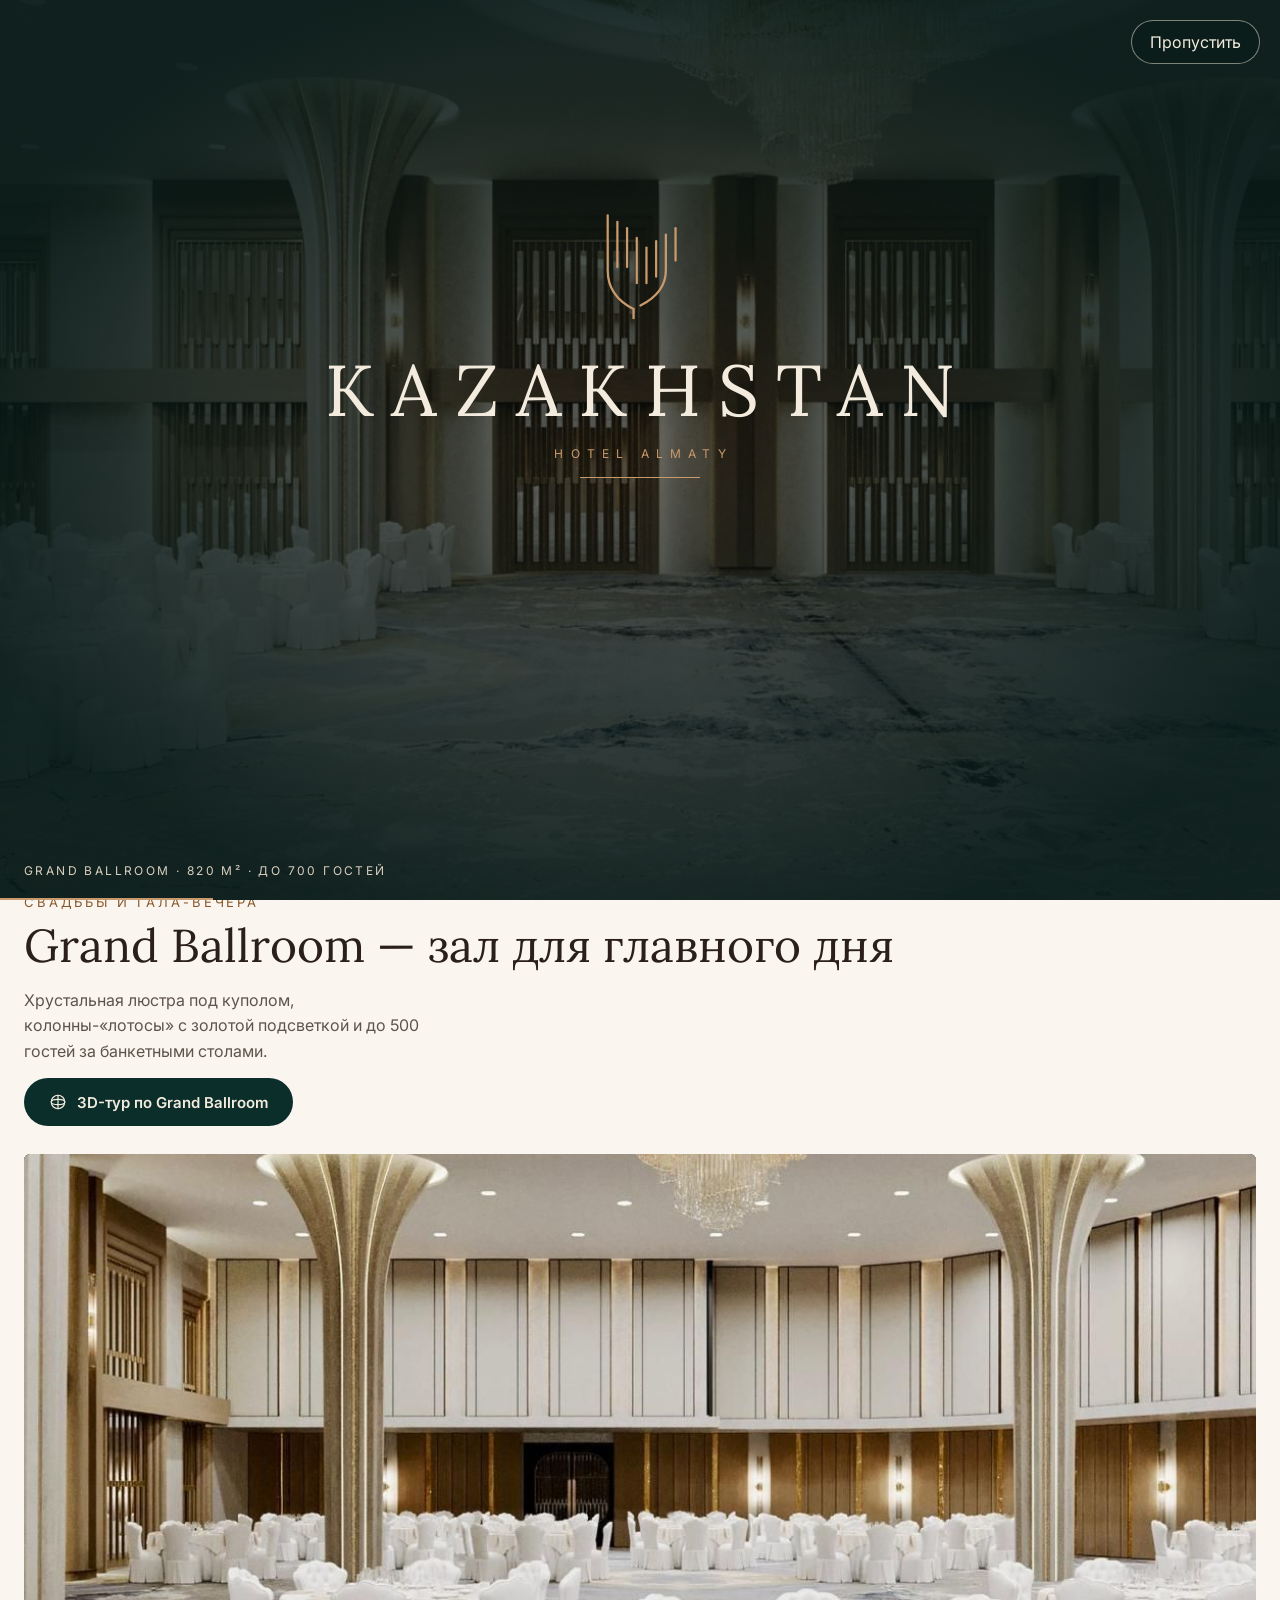
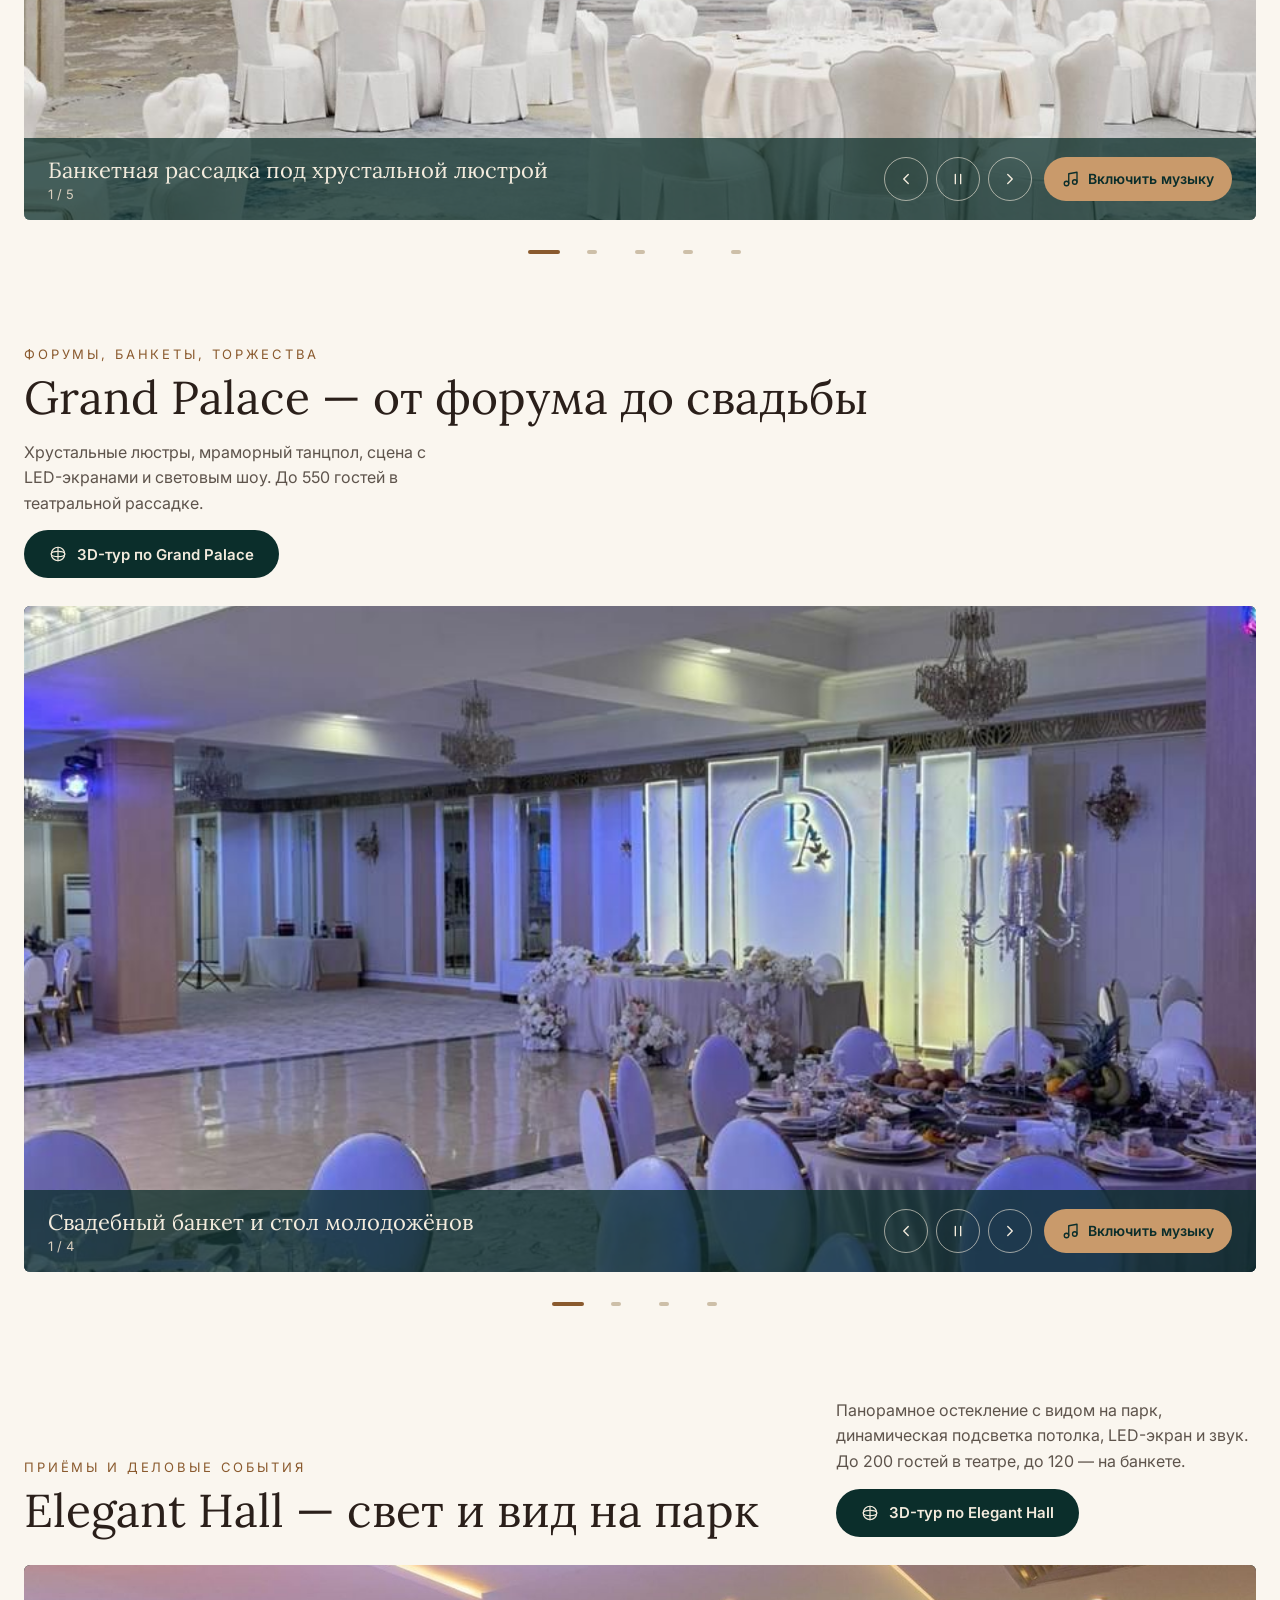
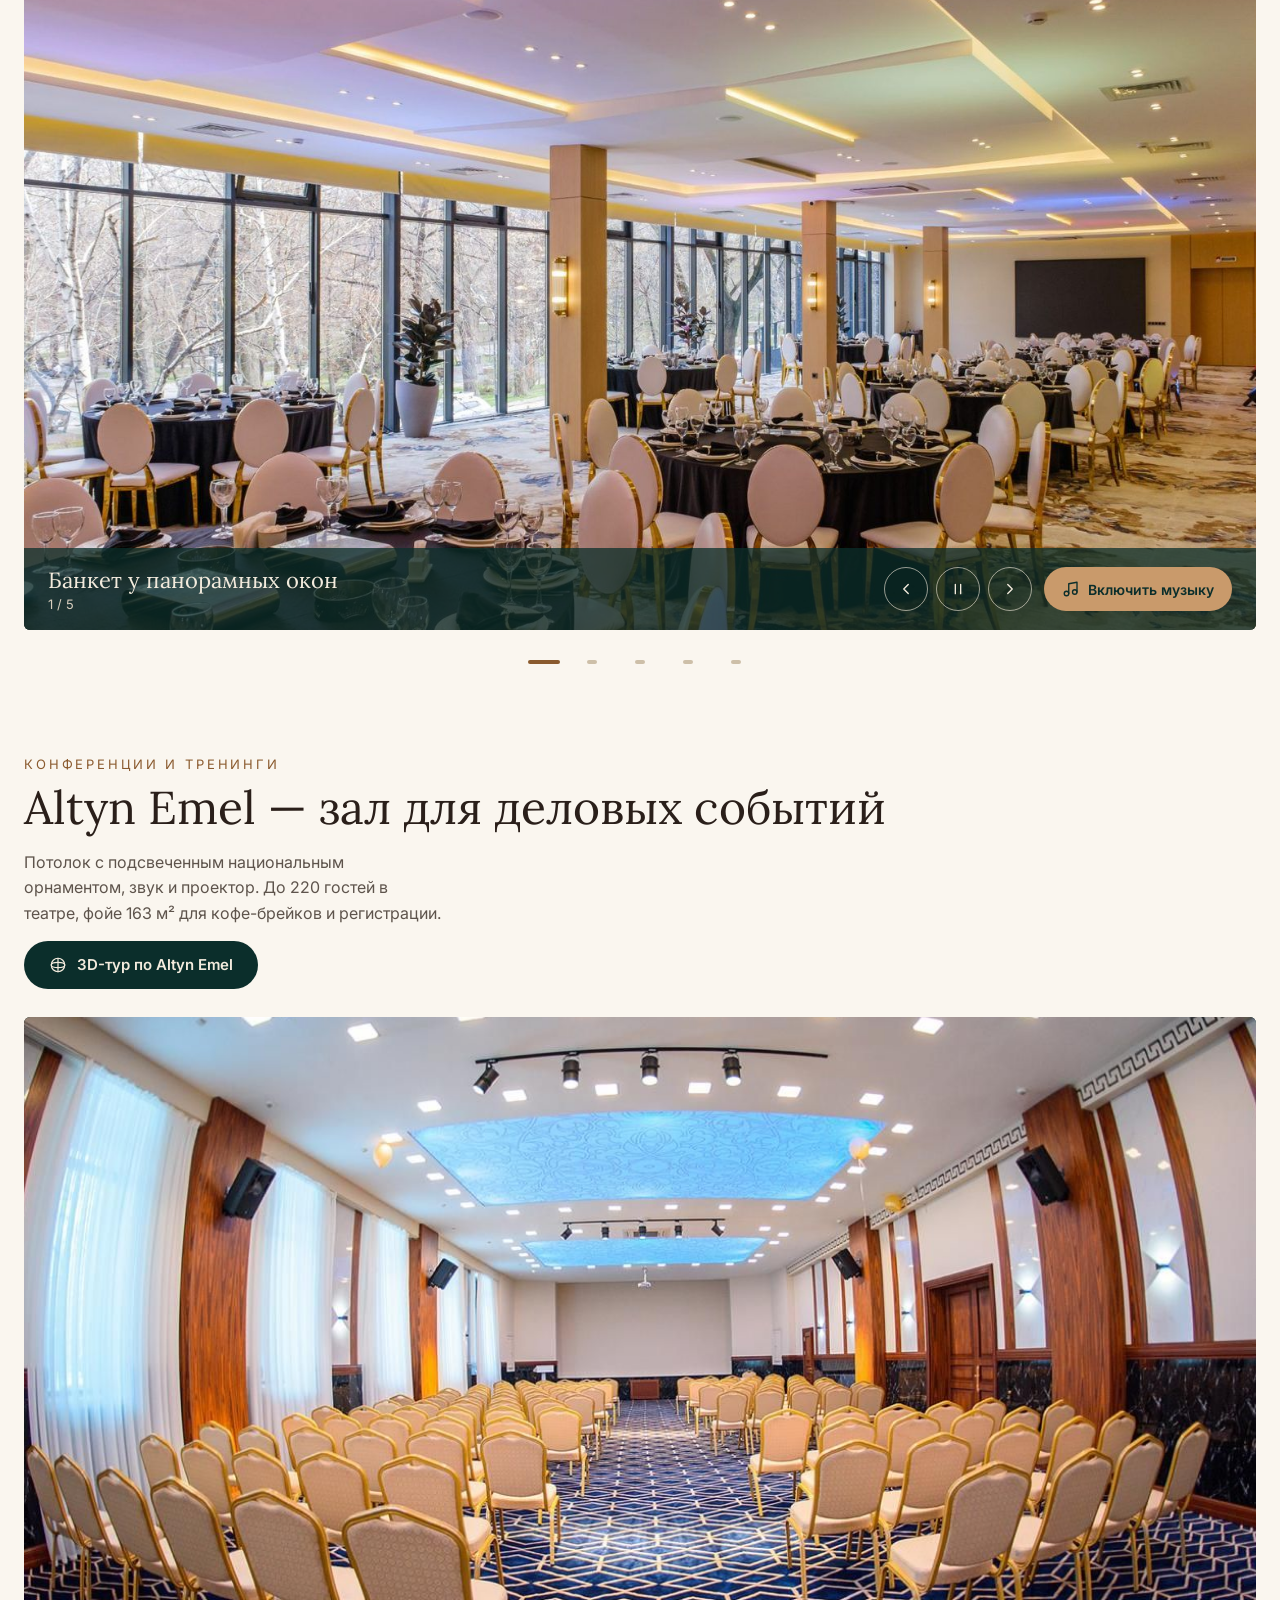
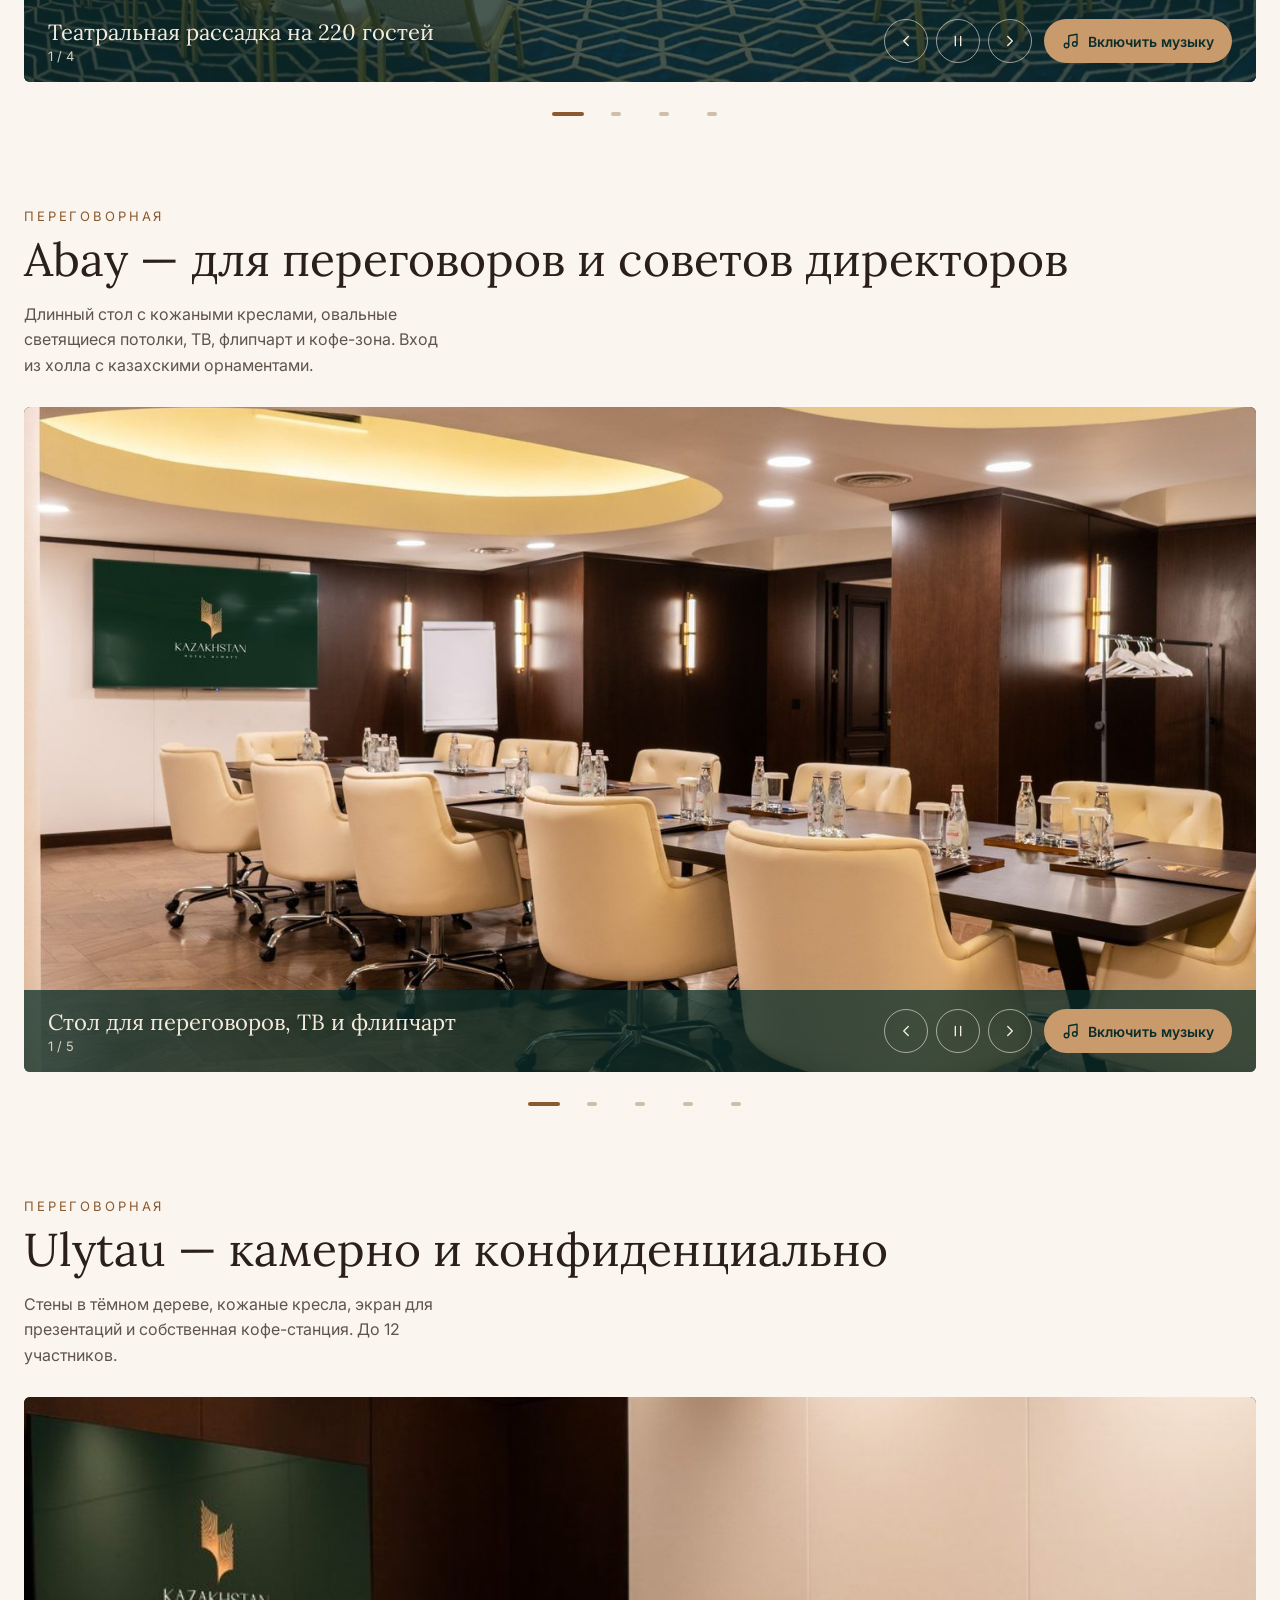
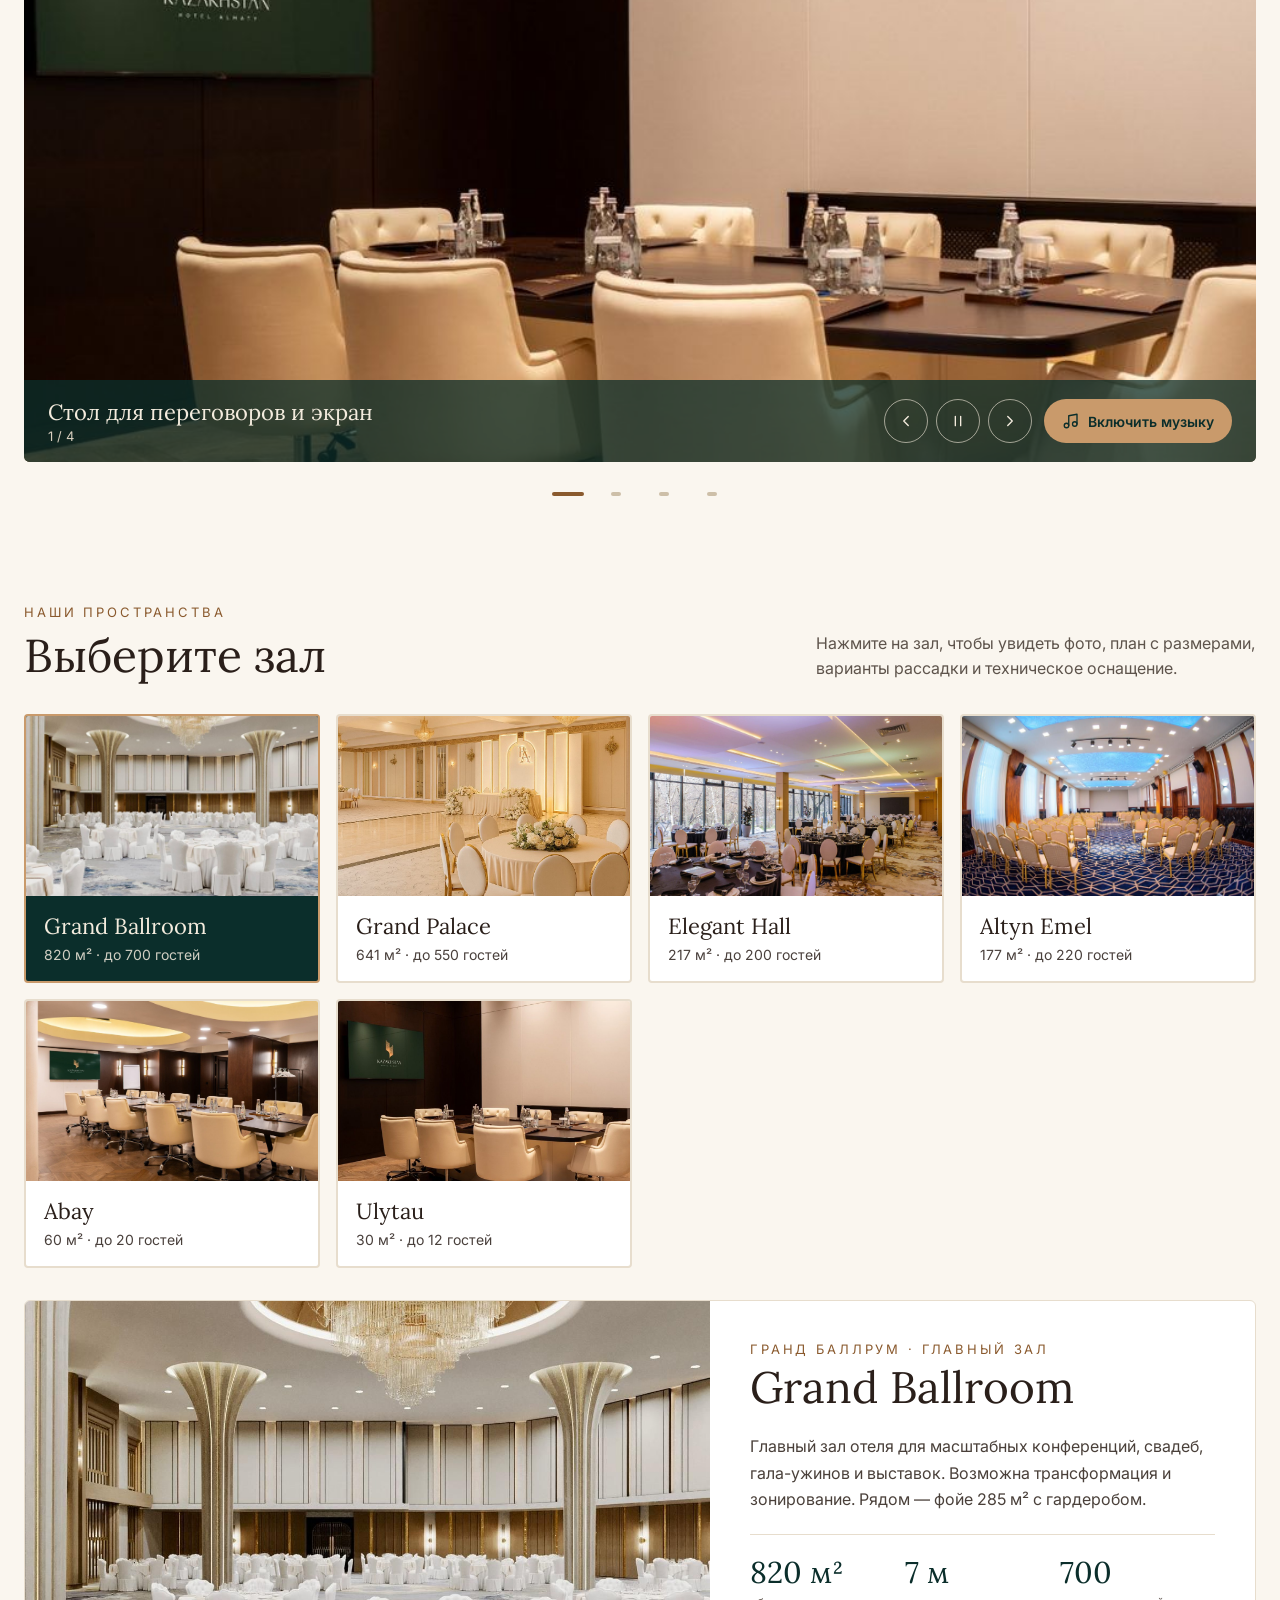
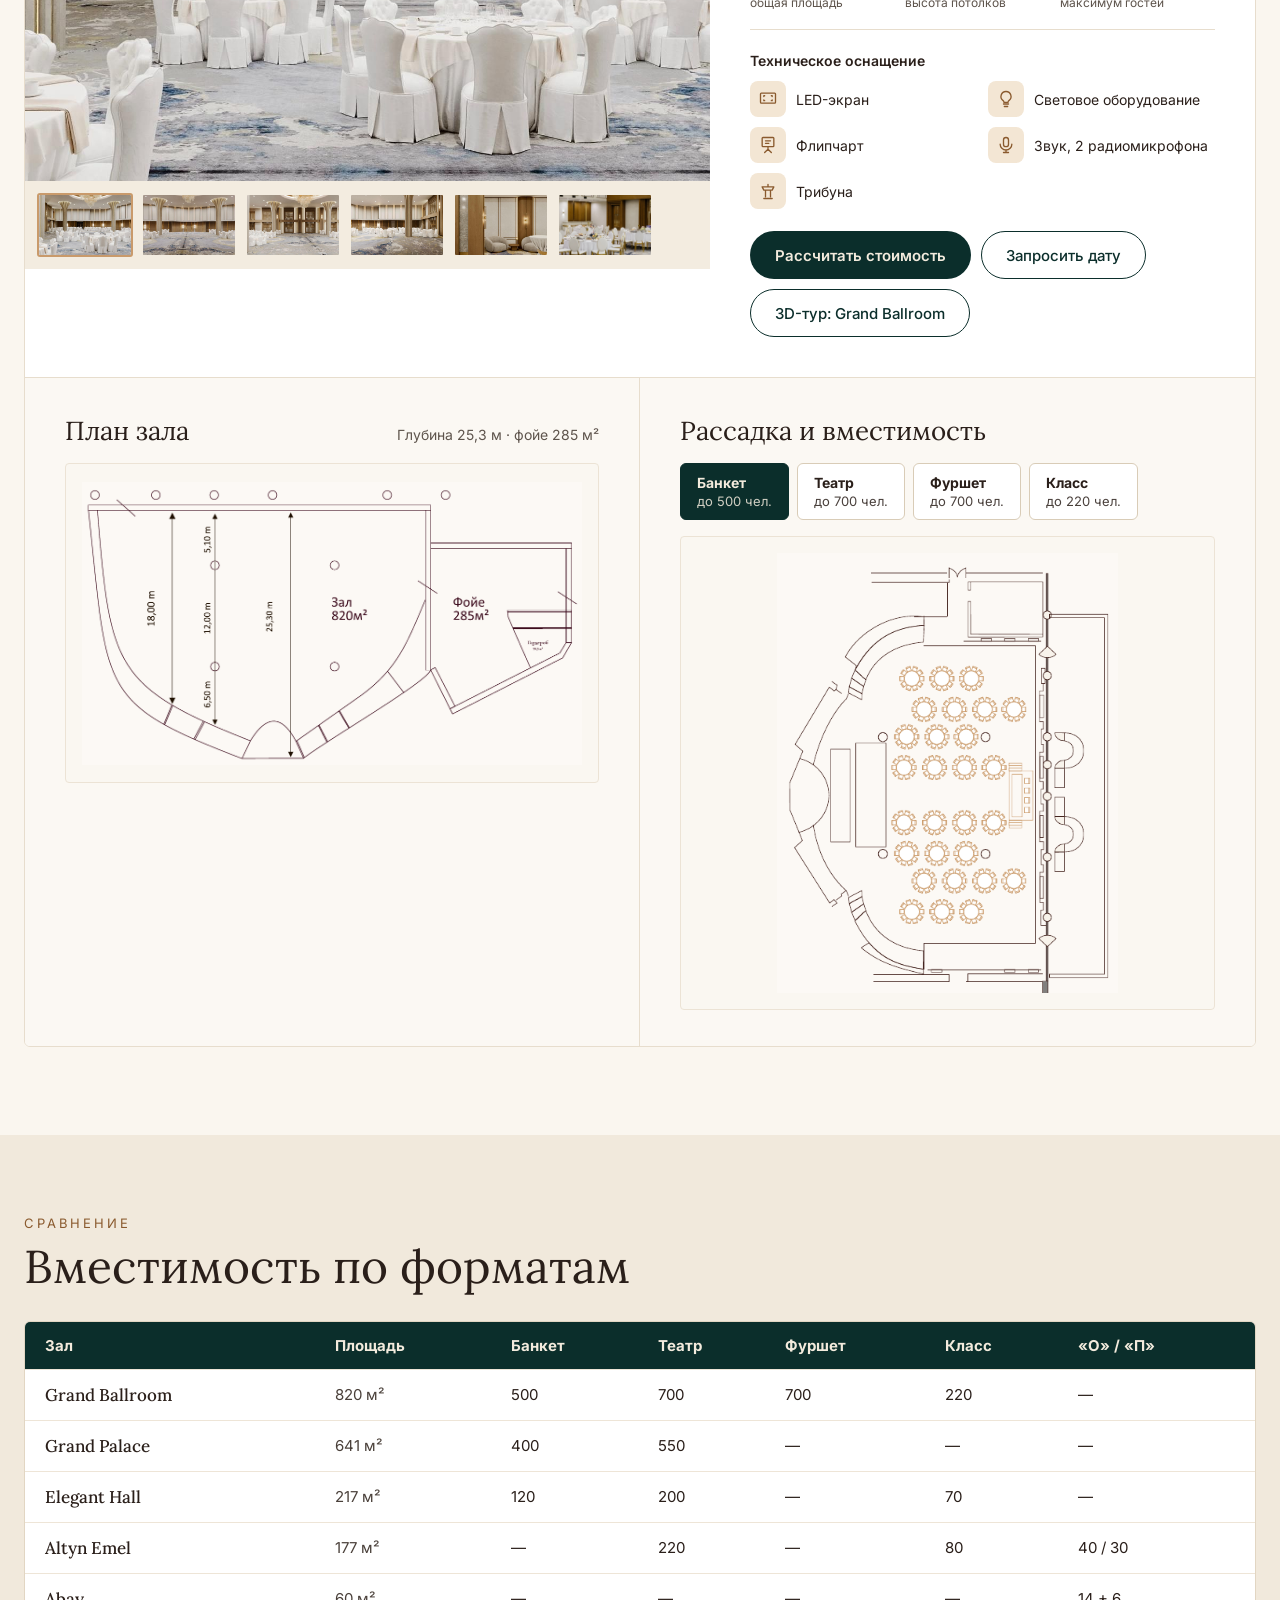
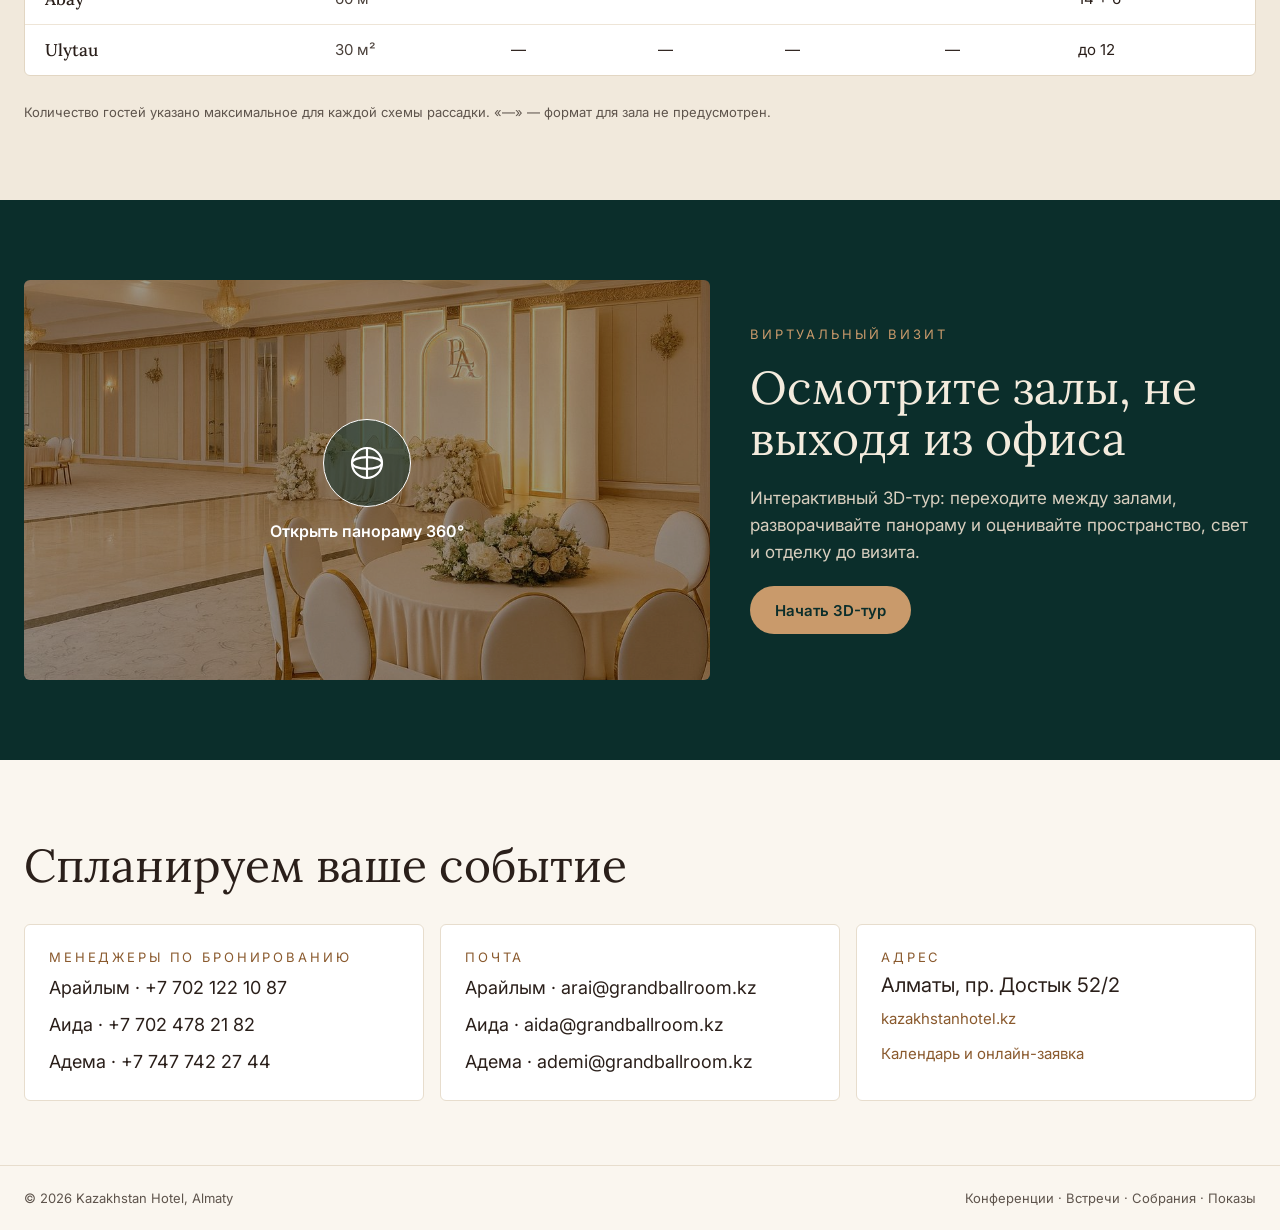
<file: index.html>
<!doctype html>
<html lang="ru">
<head>
<meta charset="utf-8">
<meta name="viewport" content="width=device-width, initial-scale=1">
<title>Залы Kazakhstan Hotel — конференции, банкеты, свадьбы в Алматы</title>
<meta name="description" content="Конференц-залы и банкетные залы отеля Kazakhstan в Алматы: Grand Ballroom, Grand Palace, Elegant Hall, Altyn Emel, переговорные Abay и Ulytau. Фото, планы, рассадка, 3D-тур и расчёт стоимости.">
<meta property="og:title" content="Залы Kazakhstan Hotel, Алматы">
<meta property="og:description" content="Конференции, банкеты, свадьбы и переговоры. Фото, планы залов, 3D-тур и калькулятор стоимости.">
<meta property="og:image" content="assets/img/gb-1.jpg">
<meta name="theme-color" content="#0B2E2B">
<link rel="preconnect" href="https://fonts.googleapis.com">
<link rel="preconnect" href="https://fonts.gstatic.com" crossorigin>
<link rel="stylesheet" href="https://fonts.googleapis.com/css2?family=Lora:wght@400;500;600&family=Inter:wght@400;500;600;700&display=swap">
<link rel="stylesheet" href="assets/site.css">
</head>
<body>

<!-- Intro -->
<div class="intro" id="intro" role="dialog" aria-label="Заставка Kazakhstan Hotel">
  <img src="assets/img/gb-3.jpg" alt="">
  <img src="assets/img/gb-2.jpg" alt="">
  <img src="assets/img/gb-1.jpg" alt="">
  <img src="assets/img/gb-4.jpg" alt="">
  <img src="assets/img/gb-5.jpg" alt="">
  <div class="vignette"></div>
  <button type="button" class="skip" data-close>Пропустить</button>
  <div class="center">
    <svg class="logo" width="84" height="110" viewBox="0 0 26 34" fill="none" stroke="#C99A6B" stroke-width="0.7" stroke-linecap="round" aria-hidden="true"><path pathLength="1" d="M3 1 L3 18 Q3 26 11 30 L11 33"/><path pathLength="1" d="M6 3 L6 17"/><path pathLength="1" d="M9 5 L9 17"/><path pathLength="1" d="M12 8 L12 22"/><path pathLength="1" d="M15 11 L15 22"/><path pathLength="1" d="M18 9 L18 20"/><path pathLength="1" d="M21 7 L21 18 Q21 25 13 29"/><path pathLength="1" d="M24 5 L24 15"/></svg>
    <div class="stack" style="align-items:center;gap:10px">
      <span class="word">KAZAKHSTAN</span>
      <span class="sub">HOTEL ALMATY</span>
      <span class="gline"></span>
    </div>
    <p class="tag late" data-at="2">Легендарное пространство для значимых событий</p>
    <p class="halls late" data-at="3">Grand Ballroom · Grand Palace · Elegant Hall · Altyn Emel</p>
    <button type="button" class="btn btn-gold late" data-at="4" data-close>Войти на сайт</button>
  </div>
  <div class="cap late" data-at="1">Grand Ballroom · 820 м² · до 700 гостей</div>
  <div class="prog"></div>
</div>

<header class="site-header">
  <div class="wrap">
    <a class="brand" href="#top">
      <svg width="26" height="34" viewBox="0 0 26 34" fill="none" stroke="#C99A6B" stroke-width="1.2" aria-hidden="true"><path d="M3 1 L3 18 Q3 26 11 30 L11 33"/><path d="M6 3 L6 17"/><path d="M9 5 L9 17"/><path d="M12 8 L12 22"/><path d="M15 11 L15 22"/><path d="M18 9 L18 20"/><path d="M21 7 L21 18 Q21 25 13 29"/><path d="M24 5 L24 15"/></svg>
      <span><b>KAZAKHSTAN</b><small>HOTEL ALMATY</small></span>
    </a>
    <nav class="nav" aria-label="Разделы">
      <a href="#halls">Залы</a>
      <a href="#compare">Вместимость</a>
      <a href="#tour">3D-тур</a>
      <a href="prices.html">Стоимость</a>
      <a href="#contacts">Контакты</a>
      <a class="btn btn-gold" href="#contacts">Забронировать</a>
    </nav>
  </div>
</header>

<main>
  <section class="hero dark" id="top">
    <div class="wrap">
      <div class="hero-text">
        <p class="eyebrow">Конференции · Встречи · Собрания · Показы</p>
        <h1>Легендарное пространство для значимых событий</h1>
        <p class="lead" style="font-size:18px;max-width:560px">В самом сердце Алматы, где история встречается с современностью. Элегантные залы, панорамные виды на город и горы, профессиональная команда и безупречный сервис.</p>
        <div class="row" style="gap:12px">
          <a class="btn btn-gold" href="#halls">Выбрать зал</a>
          <a class="btn btn-line" href="prices.html">Рассчитать стоимость</a>
          <a class="btn btn-line" href="https://pano3d.kz/Kahazakhstan_VR/" target="_blank" rel="noopener">3D-тур по отелю</a>
        </div>
        <div class="hero-stats">
          <div><b>6</b><span>залов и переговорных</span></div>
          <div><b>700</b><span>гостей в главном зале</span></div>
          <div><b>820 м²</b><span>Grand Ballroom</span></div>
        </div>
      </div>
      <div class="hero-photo">
        <img src="assets/img/gb-hero.jpg" alt="Grand Ballroom с банкетной рассадкой">
        <div class="hero-badge"><b>Grand Ballroom</b><span>820 м² · потолки 7 м · до 700 гостей</span></div>
      </div>
    </div>
  </section>

  <div id="shows"></div>

  <section id="halls" style="padding-top:88px">
    <div class="wrap stack" style="gap:32px">
      <div class="row" style="align-items:flex-end;justify-content:space-between;gap:16px">
        <div class="stack" style="gap:10px"><p class="eyebrow">Наши пространства</p><h2 class="h2">Выберите зал</h2></div>
        <p class="lead" style="max-width:440px">Нажмите на зал, чтобы увидеть фото, план с размерами, варианты рассадки и техническое оснащение.</p>
      </div>
      <div class="halls-grid" id="hallCards"></div>
    </div>
  </section>

  <section id="hall" style="padding:32px 0 88px">
    <div class="wrap"><div class="card detail" id="hallDetail"></div></div>
  </section>

  <section id="compare" style="background:var(--sand)">
    <div class="wrap stack" style="gap:28px;padding-top:80px;padding-bottom:80px">
      <div class="stack" style="gap:10px"><p class="eyebrow">Сравнение</p><h2 class="h2">Вместимость по форматам</h2></div>
      <div class="table-box">
        <table style="min-width:820px">
          <thead><tr><th scope="col">Зал</th><th scope="col">Площадь</th><th scope="col">Банкет</th><th scope="col">Театр</th><th scope="col">Фуршет</th><th scope="col">Класс</th><th scope="col">«О» / «П»</th></tr></thead>
          <tbody id="compareBody"></tbody>
        </table>
      </div>
      <p style="font-size:13px;color:var(--muted)">Количество гостей указано максимальное для каждой схемы рассадки. «—» — формат для зала не предусмотрен.</p>
    </div>
  </section>

  <section id="tour" class="tour dark">
    <div class="wrap">
      <a class="tour-pic" href="https://pano3d.kz/Kahazakhstan_VR/#media-name=%D0%A1onference%20room%201&amp;yaw=0.39&amp;pitch=-12.27&amp;fov=110.00" target="_blank" rel="noopener" aria-label="Открыть 3D-тур в новой вкладке">
        <img src="assets/img/gp-0.jpg" alt="" loading="lazy">
        <span><i><svg width="40" height="40" viewBox="0 0 24 24" fill="none" stroke="currentColor" stroke-width="1.3" stroke-linecap="round" stroke-linejoin="round" aria-hidden="true"><circle cx="12" cy="12" r="9"/><ellipse cx="12" cy="12" rx="9" ry="3.5"/><path d="M12 3v18"/></svg></i>Открыть панораму 360°</span>
      </a>
      <div class="stack" style="flex:1 1 380px;min-width:0;gap:20px">
        <p class="eyebrow">Виртуальный визит</p>
        <h2 class="h2">Осмотрите залы, не выходя из офиса</h2>
        <p class="lead" style="font-size:17px">Интерактивный 3D-тур: переходите между залами, разворачивайте панораму и оценивайте пространство, свет и отделку до визита.</p>
        <a class="btn btn-gold" style="align-self:flex-start" href="https://pano3d.kz/Kahazakhstan_VR/" target="_blank" rel="noopener">Начать 3D-тур</a>
      </div>
    </div>
  </section>

  <section id="contacts">
    <div class="wrap stack" style="gap:32px;padding-top:80px;padding-bottom:64px">
      <h2 class="h2">Спланируем ваше событие</h2>
      <div class="contacts-grid">
        <div class="card">
          <span class="eyebrow">Менеджеры по бронированию</span>
          <a href="tel:+77021221087">Арайлым · +7 702 122 10 87</a>
          <a href="tel:+77024782182">Аида · +7 702 478 21 82</a>
          <a href="tel:+77477422744">Адема · +7 747 742 27 44</a>
        </div>
        <div class="card">
          <span class="eyebrow">Почта</span>
          <a href="mailto:arai@grandballroom.kz">Арайлым · arai@grandballroom.kz</a>
          <a href="mailto:aida@grandballroom.kz">Аида · aida@grandballroom.kz</a>
          <a href="mailto:ademi@grandballroom.kz">Адема · ademi@grandballroom.kz</a>
        </div>
        <div class="card">
          <span class="eyebrow">Адрес</span>
          <span style="font-size:20px">Алматы, пр. Достык 52/2</span>
          <a href="https://www.kazakhstanhotel.kz" target="_blank" rel="noopener" style="font-size:15px;color:var(--bronze)">kazakhstanhotel.kz</a>
          <a href="booking.html" style="font-size:15px;color:var(--bronze)">Календарь и онлайн-заявка</a>
        </div>
      </div>
    </div>
  </section>
</main>

<footer class="site-footer">
  <div class="wrap"><span>© <span id="year">2026</span> Kazakhstan Hotel, Almaty</span><span>Конференции · Встречи · Собрания · Показы</span></div>
</footer>

<script src="assets/music.js"></script>
<script src="assets/main.js"></script>
</body>
</html>
</file>
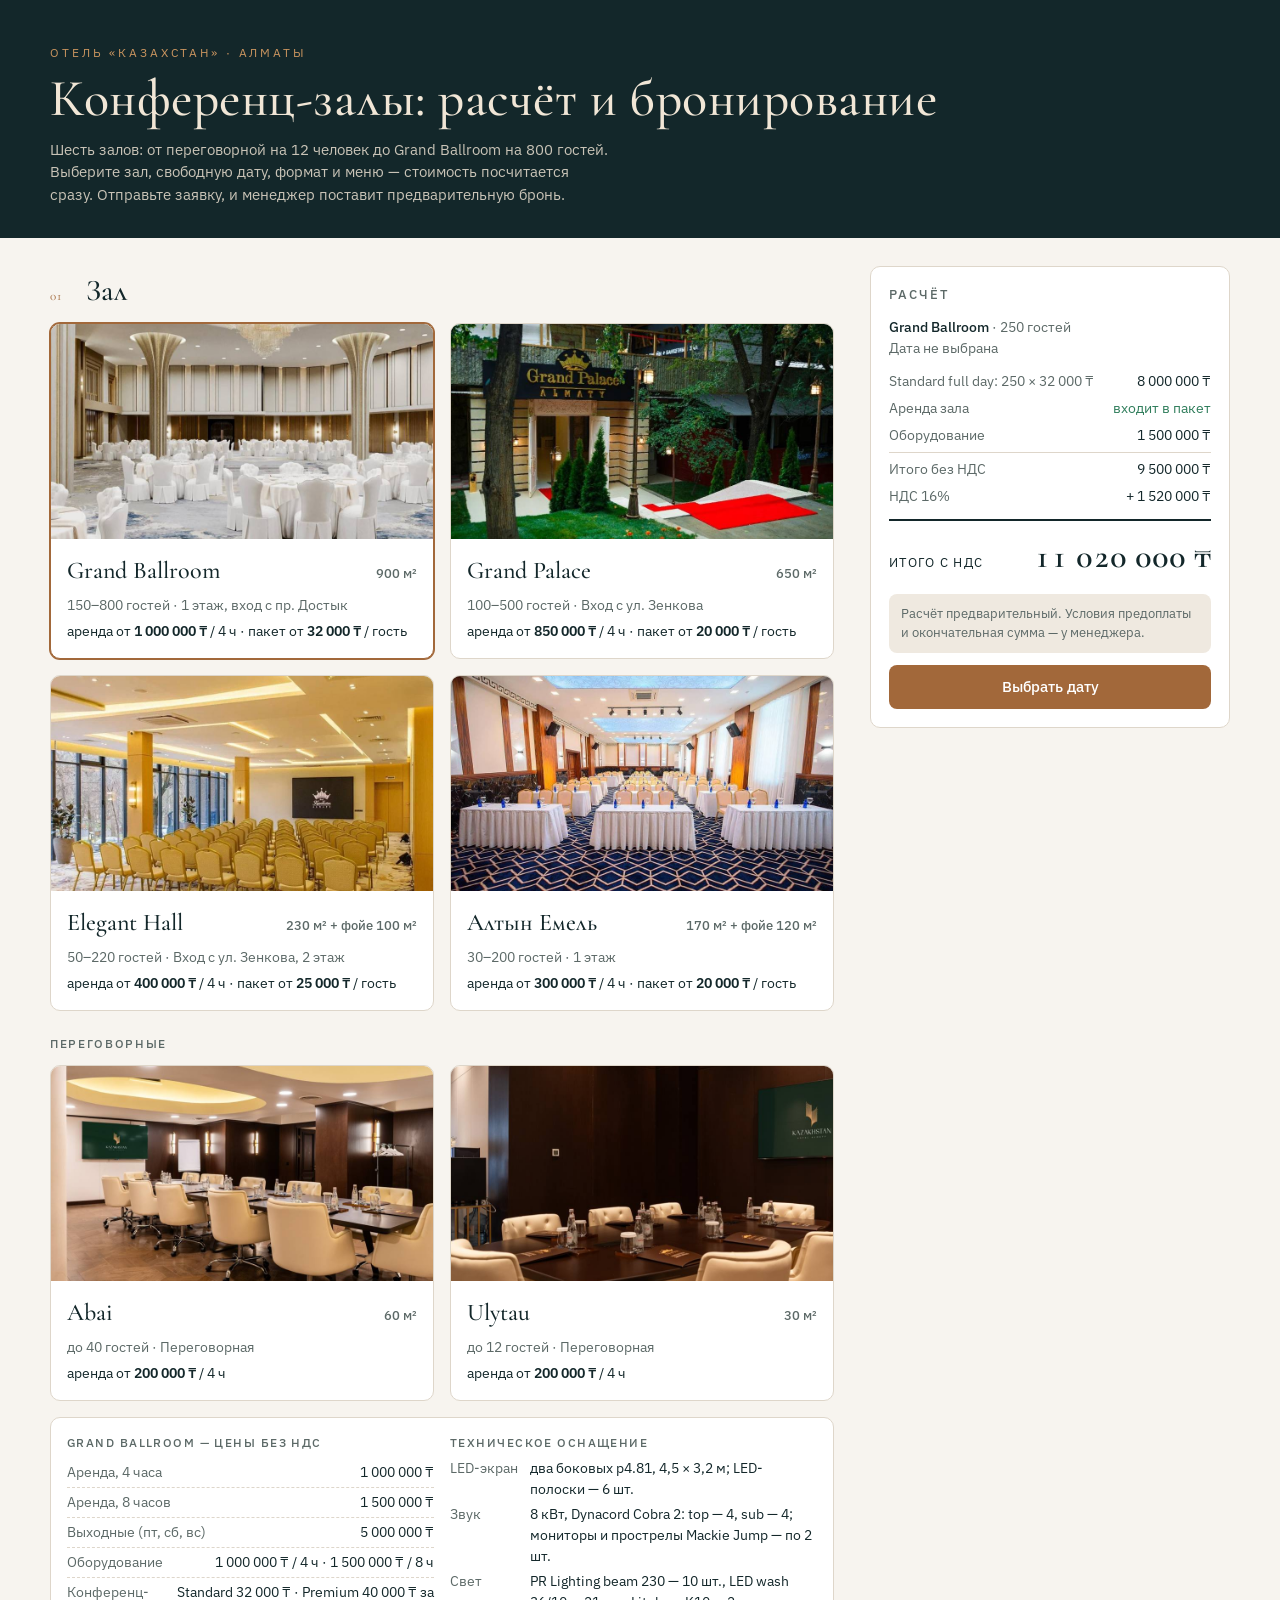
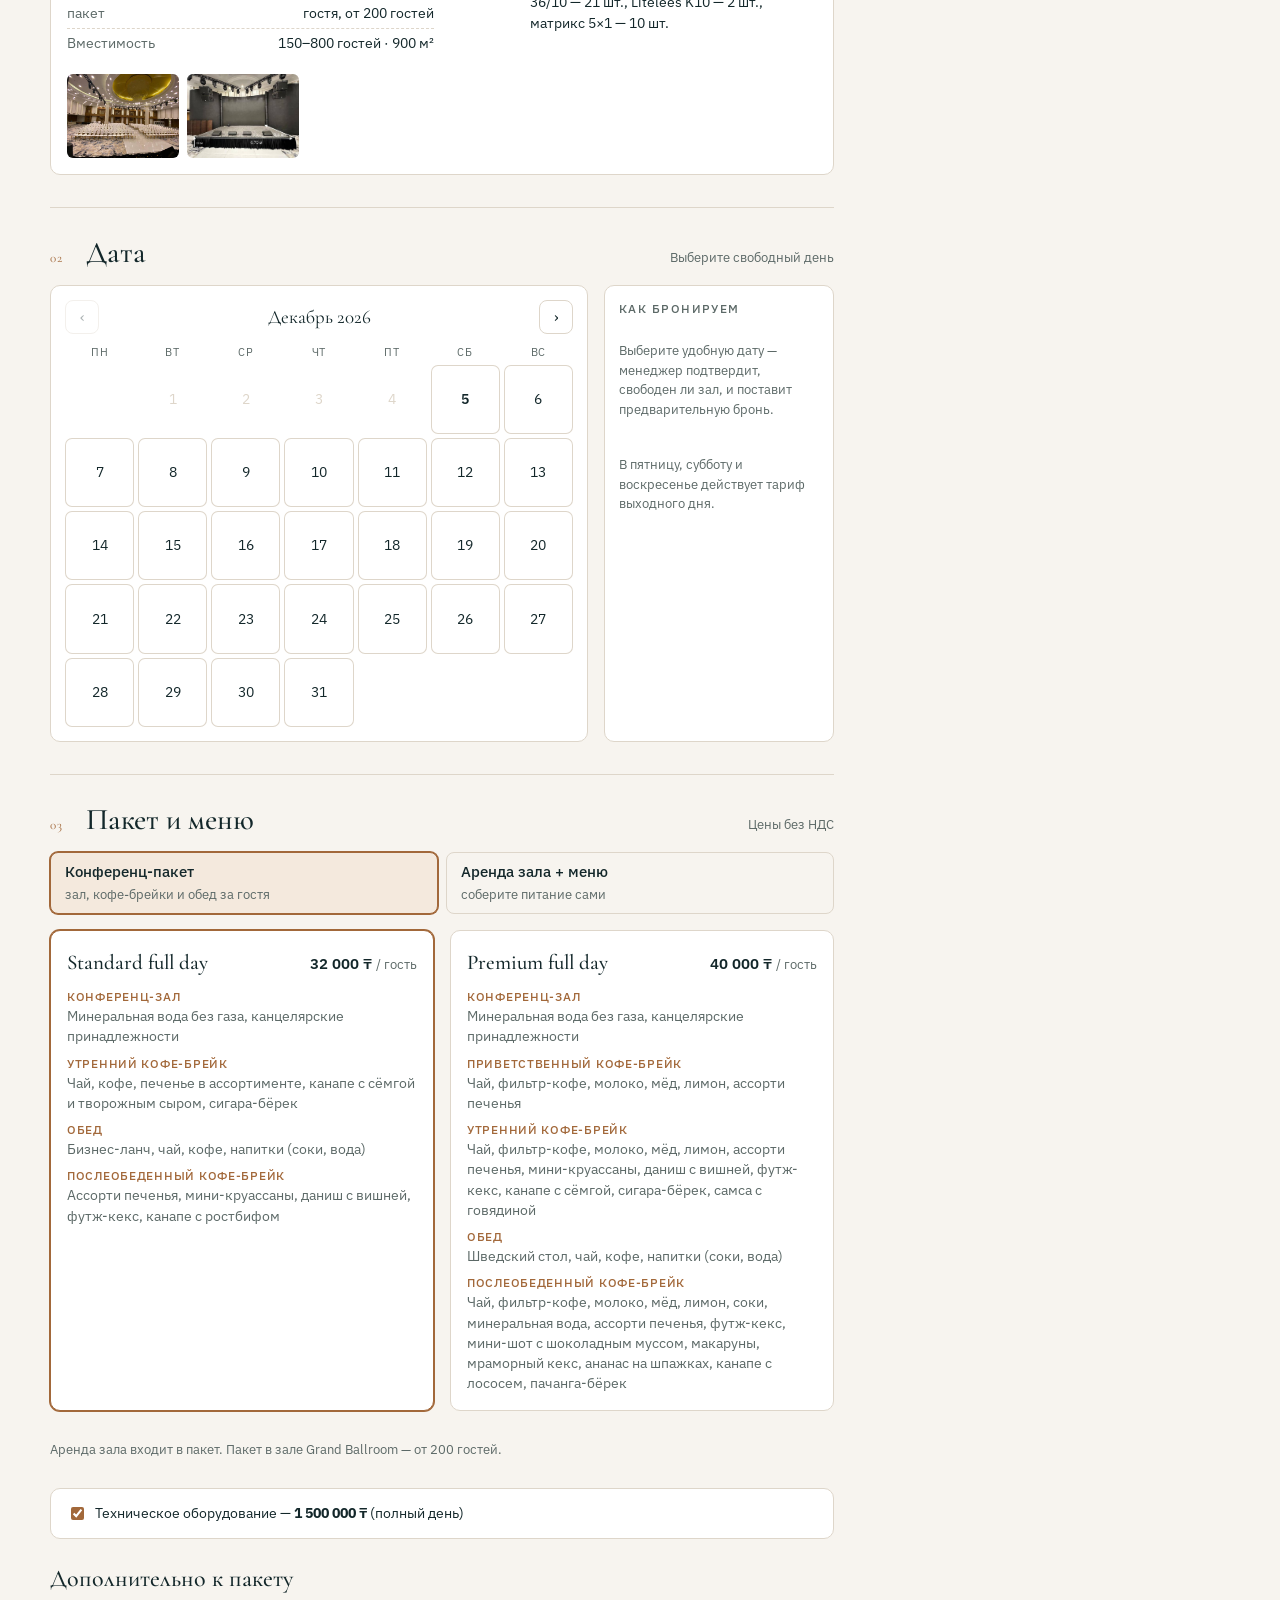
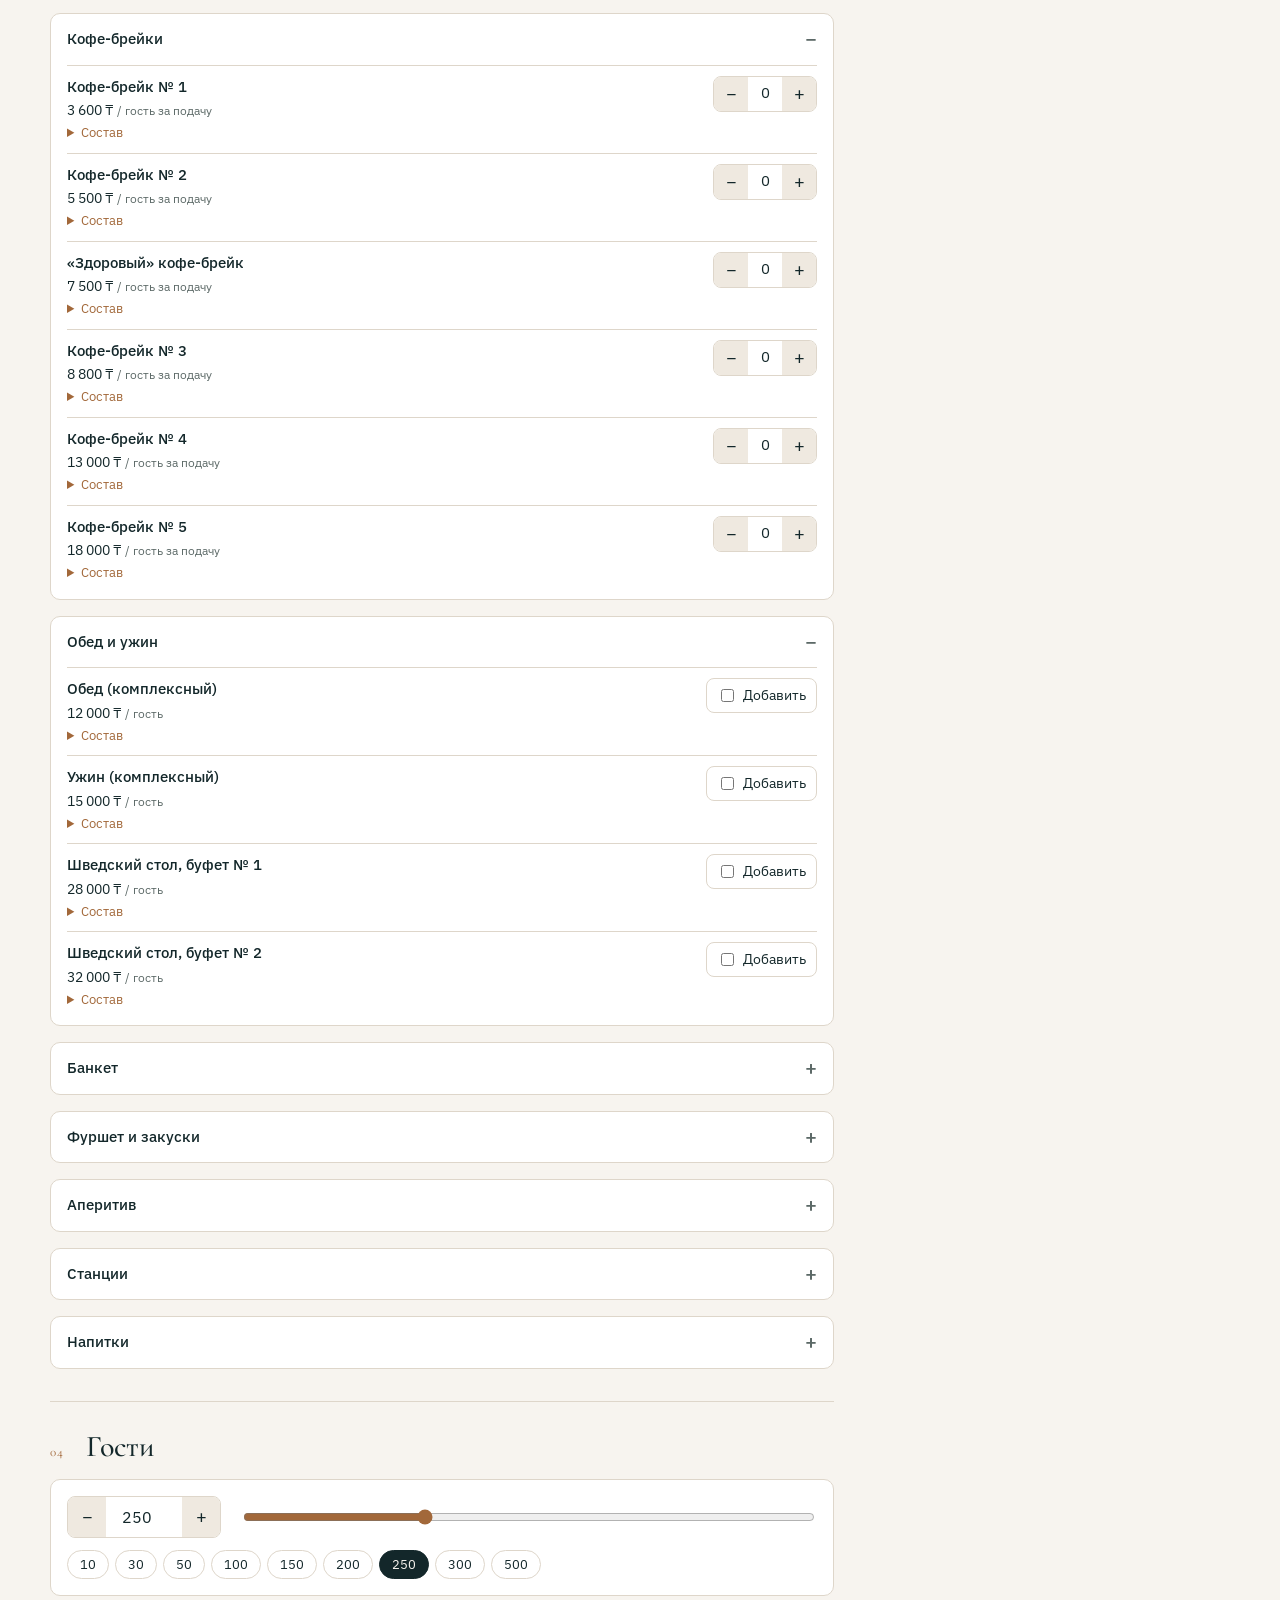
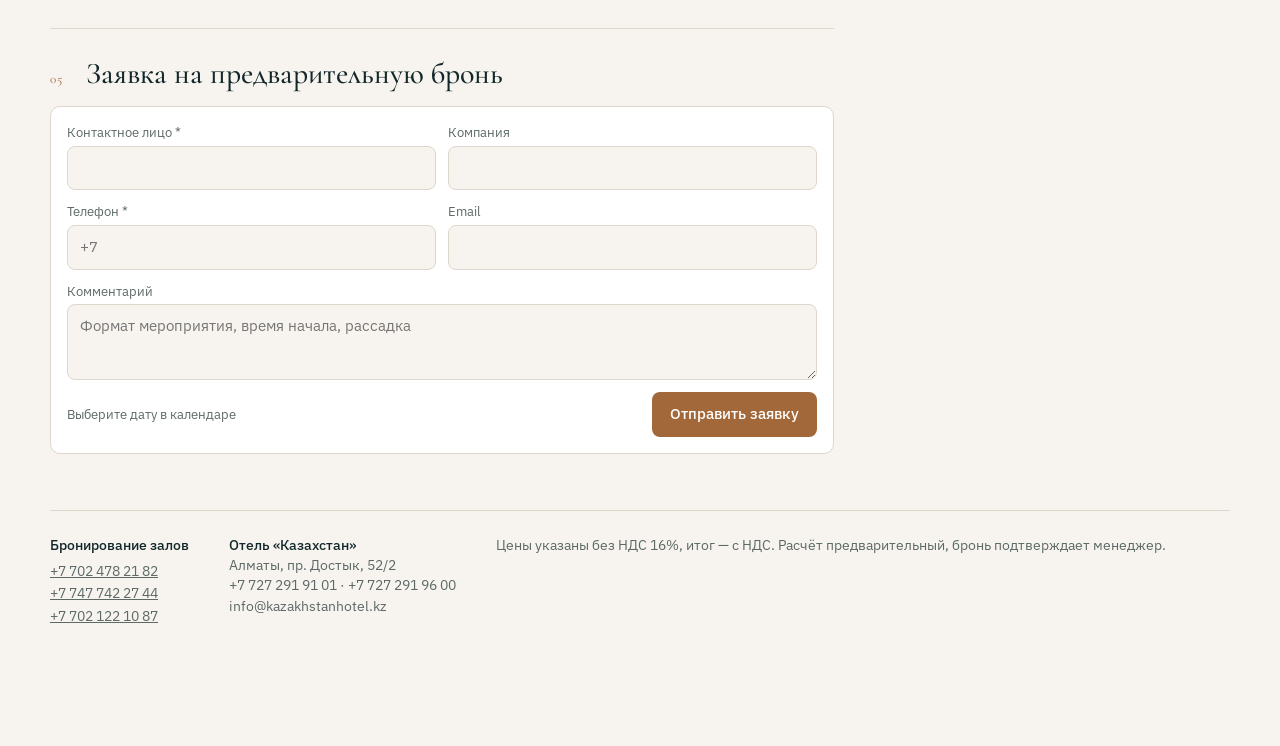
<file: booking.html>
<!doctype html>
<html lang="ru">
<head>
<meta charset="utf-8">
<meta name="viewport" content="width=device-width,initial-scale=1,viewport-fit=cover">
<title>Конференц-залы отеля «Казахстан» — расчёт и бронирование</title>
<meta name="description" content="Конференц-залы отеля «Казахстан» в Алматы: цены, меню, свободные даты и предварительное бронирование.">
<link rel="preconnect" href="https://fonts.googleapis.com">
<link rel="stylesheet" href="https://fonts.googleapis.com/css2?family=Cormorant+Garamond:wght@500;600&family=IBM+Plex+Sans:wght@400;500;600&display=swap">
<style>
html{color-scheme:light;padding:env(safe-area-inset-top,0px) 0 env(safe-area-inset-bottom,0px)}body{margin:0}img{max-width:100%}[hidden]{display:none!important}
/* Layout: two columns — steps on the left (hall → date → package → guests → request), a sticky live estimate on the right; one column on phones with a bottom total bar. */
:root{
  --bg:#F7F4EF; --surface:#FFFFFF; --sunk:#EFE9E0; --ink:#13272A; --muted:#5C6967; --line:#DED6CA;
  --accent:#A2683A; --accent-ink:#FFFFFF; --accent-soft:#F4E9DD;
  --brand:#13272A; --on-brand:#F1E6D6; --brand-accent:#C9945F;
  --free:#2F7D5B; --free-soft:#E3F1EA; --hold:#A86A12; --hold-soft:#FBEFD9; --busy:#B23B3B; --busy-soft:#F7E1E1;
  --f-display:"Cormorant Garamond","Cormorant",Georgia,"Times New Roman",serif;
  --f-body:"IBM Plex Sans",system-ui,-apple-system,"Segoe UI",Roboto,sans-serif;
  --r:10px;
}
@media (prefers-color-scheme: dark){:root:not([data-theme="light"]){
  --bg:#0E1A1C; --surface:#152426; --sunk:#1D3032; --ink:#ECE5DA; --muted:#9DA8A5; --line:#2A3E40;
  --accent:#D49C66; --accent-ink:#1A1209; --accent-soft:#2D2820;
  --brand:#0A1416; --on-brand:#EFE3D2; --brand-accent:#D49C66;
  --free:#5CC496; --free-soft:#163126; --hold:#E3A955; --hold-soft:#33281A; --busy:#E57B7B; --busy-soft:#3A1F22; color-scheme:dark}}
:root[data-theme="dark"]{
  --bg:#0E1A1C; --surface:#152426; --sunk:#1D3032; --ink:#ECE5DA; --muted:#9DA8A5; --line:#2A3E40;
  --accent:#D49C66; --accent-ink:#1A1209; --accent-soft:#2D2820;
  --brand:#0A1416; --on-brand:#EFE3D2; --brand-accent:#D49C66;
  --free:#5CC496; --free-soft:#163126; --hold:#E3A955; --hold-soft:#33281A; --busy:#E57B7B; --busy-soft:#3A1F22; color-scheme:dark}

*{box-sizing:border-box}
body{background:var(--bg);color:var(--ink);font-family:var(--f-body);font-size:15px;line-height:1.5;
  padding-left:max(16px,env(safe-area-inset-left,0px));padding-right:max(16px,env(safe-area-inset-right,0px));padding-block:0 96px}
h1,h2,h3{font-family:var(--f-display);font-weight:500;text-wrap:balance;margin:0}
button,input,select,textarea{font:inherit;color:inherit}
:focus-visible{outline:2px solid var(--accent);outline-offset:2px}
.num{font-variant-numeric:tabular-nums}
.wrap{max-width:1180px;margin:0 auto}

header.top{padding-block:44px 32px;display:flex;flex-wrap:wrap;gap:16px 32px;align-items:end;justify-content:space-between;background:var(--brand);color:var(--on-brand);box-shadow:0 0 0 100vmax var(--brand);clip-path:inset(0 -100vmax)}
.eyebrow{font-family:var(--f-body);font-size:12px;letter-spacing:.24em;text-transform:uppercase;color:var(--brand-accent)}
header.top h1{font-size:clamp(32px,5vw,52px);font-weight:500;line-height:1.05;margin-top:10px;letter-spacing:.01em}
header.top p{margin:12px 0 0;color:var(--on-brand);opacity:.82;max-width:62ch}
.who{font-size:13px;color:var(--muted);display:flex;gap:8px;align-items:center;flex-wrap:wrap}
.chip{display:inline-flex;align-items:center;gap:6px;padding:4px 10px;border-radius:999px;background:var(--sunk);font-size:12.5px;color:var(--muted)}
.chip.mgr{background:var(--brand-accent);color:var(--brand)}

.layout{display:grid;grid-template-columns:minmax(0,1fr) 360px;gap:36px;padding-top:28px;align-items:start}
@media (max-width:920px){.layout{grid-template-columns:minmax(0,1fr)}}

.step{padding-block:8px 32px;display:grid;gap:16px}
.step + .step{border-top:1px solid var(--line);padding-top:28px}
.step-h{display:flex;gap:14px;align-items:baseline}
.step-n{font-family:var(--f-display);font-size:13px;color:var(--accent);letter-spacing:.1em;min-width:22px}
.step-h h2{font-size:30px;line-height:1.1}
.step-h .hint{margin-left:auto;font-size:13px;color:var(--muted)}

/* halls */
.halls{display:grid;grid-template-columns:repeat(2,minmax(0,1fr));gap:16px}
@media (max-width:620px){.halls{grid-template-columns:minmax(0,1fr)}}
.hall{all:unset;box-sizing:border-box;cursor:pointer;display:grid;background:var(--surface);border:1px solid var(--line);border-radius:var(--r);overflow:hidden;transition:border-color .15s}
.hall:hover{border-color:var(--muted)}
.hall[aria-pressed="true"]{border-color:var(--accent);box-shadow:0 0 0 1px var(--accent)}
.hall:focus-visible{outline:2px solid var(--accent);outline-offset:2px}
.hall img{width:100%;aspect-ratio:16/9;object-fit:cover;display:block;background:var(--sunk)}
.hall .b{padding:14px 16px 16px;display:grid;gap:6px}
.hall h3{font-size:22px;display:flex;justify-content:space-between;gap:8px;align-items:baseline}
.hall h3 small{font-family:var(--f-body);font-size:12.5px;color:var(--muted)}
.hall .meta{font-size:13.5px;color:var(--muted)}
.hall .price{font-size:14px}
.hall .price b{font-weight:600}

.details{display:grid;grid-template-columns:repeat(2,minmax(0,1fr));gap:16px;background:var(--surface);border:1px solid var(--line);border-radius:var(--r);padding:16px}
@media (max-width:620px){.details{grid-template-columns:minmax(0,1fr)}}
.details h4{margin:0 0 6px;font-size:12px;letter-spacing:.12em;text-transform:uppercase;color:var(--muted);font-weight:500}
.details ul{margin:0;padding-left:18px;display:grid;gap:3px;font-size:14px}
.details .row{display:flex;justify-content:space-between;gap:12px;font-size:14px;padding-block:4px;border-bottom:1px dashed var(--line)}
.details .row:last-child{border-bottom:0}
.details .row span:last-child{text-align:right}
.thumbs{display:flex;gap:8px;grid-column:1/-1;overflow-x:auto}
.thumbs img{height:84px;border-radius:6px;flex:none}

/* calendar */
.cal-wrap{display:grid;grid-template-columns:minmax(0,1fr) 230px;gap:16px}
@media (max-width:700px){.cal-wrap{grid-template-columns:minmax(0,1fr)}}
.cal{background:var(--surface);border:1px solid var(--line);border-radius:var(--r);padding:14px}
.cal-head{display:flex;align-items:center;justify-content:space-between;gap:8px;margin-bottom:10px}
.cal-head b{font-family:var(--f-display);font-weight:400;font-size:19px;text-transform:capitalize}
.icon-btn{border:1px solid var(--line);background:var(--surface);border-radius:8px;width:34px;height:34px;cursor:pointer;display:grid;place-items:center}
.icon-btn:disabled{opacity:.35;cursor:default}
.grid7{display:grid;grid-template-columns:repeat(7,minmax(0,1fr));gap:4px}
.dow{font-size:11px;text-transform:uppercase;letter-spacing:.08em;color:var(--muted);text-align:center;padding-bottom:4px}
.day{border:0;border-radius:7px;aspect-ratio:1/1;min-height:36px;cursor:pointer;display:grid;place-items:center;position:relative;font-variant-numeric:tabular-nums;font-size:14px;background:var(--free-soft);color:var(--ink)}
.day::after{content:"";position:absolute;bottom:5px;width:5px;height:5px;border-radius:50%;background:var(--free)}
.day.hold{background:var(--hold-soft)}.day.hold::after{background:var(--hold)}
.day.booked{background:var(--busy-soft);color:var(--muted);text-decoration:line-through}.day.booked::after{background:var(--busy)}
.day.unknown{background:var(--surface);box-shadow:inset 0 0 0 1px var(--line)}.day.unknown::after{display:none}
.day.unknown:hover{box-shadow:inset 0 0 0 1px var(--accent)}
.day.past,.day.blank{background:transparent;color:var(--line);cursor:default;text-decoration:none}
.day.past::after,.day.blank::after{display:none}
.day.sel{outline:2px solid var(--accent);outline-offset:1px;font-weight:600}
.day.today{font-weight:600}
.day:disabled{cursor:default}
.legend{display:flex;flex-wrap:wrap;gap:6px 14px;margin-top:12px;font-size:12.5px;color:var(--muted)}
.legend i{display:inline-block;width:9px;height:9px;border-radius:50%;margin-right:6px;vertical-align:0}
.forecast{background:var(--surface);border:1px solid var(--line);border-radius:var(--r);padding:14px;display:grid;gap:10px;align-content:start}
.forecast h4{margin:0;font-size:12px;letter-spacing:.12em;text-transform:uppercase;color:var(--muted);font-weight:500}
.fc-big{font-family:var(--f-display);font-size:34px;font-weight:300;line-height:1}
.fc-big small{font-size:14px;color:var(--muted);font-family:var(--f-body)}
.bar{height:6px;border-radius:3px;background:var(--sunk);overflow:hidden;display:flex}
.bar span{display:block;height:100%}
.next-list{display:grid;gap:4px}
.next-list button{all:unset;cursor:pointer;display:flex;justify-content:space-between;font-size:13.5px;padding:5px 8px;border-radius:6px;background:var(--free-soft)}
.next-list button:hover{outline:1px solid var(--free)}
.next-list button:focus-visible{outline:2px solid var(--accent)}
.note{font-size:13px;color:var(--muted)}
.note.warn{color:var(--hold)}

/* packages */
.pkgs{display:grid;grid-template-columns:repeat(2,minmax(0,1fr));gap:16px}
@media (max-width:620px){.pkgs{grid-template-columns:minmax(0,1fr)}}
.pkg{all:unset;box-sizing:border-box;cursor:pointer;background:var(--surface);border:1px solid var(--line);border-radius:var(--r);padding:16px;display:grid;gap:10px;align-content:start}
.pkg[aria-pressed="true"]{border-color:var(--accent);box-shadow:0 0 0 1px var(--accent)}
.pkg:focus-visible{outline:2px solid var(--accent);outline-offset:2px}
.pkg-top{display:flex;justify-content:space-between;align-items:baseline;gap:8px}
.pkg-top h3{font-size:21px}
.pkg-top .p{font-weight:600;font-variant-numeric:tabular-nums}
.pkg-top .p small{font-weight:400;color:var(--muted)}
.menu{display:grid;gap:8px;font-size:13.5px}
.menu div b{display:block;font-weight:500;font-size:12px;letter-spacing:.06em;text-transform:uppercase;color:var(--accent)}
.menu div span{color:var(--muted)}

/* menu builder (Алтын Емель, Elegant Hall) */
.builder{display:grid;gap:16px}
.b-block{background:var(--surface);border:1px solid var(--line);border-radius:var(--r);padding:14px 16px;display:grid;gap:8px}
.b-block h4{margin:0;font-size:12px;letter-spacing:.12em;text-transform:uppercase;color:var(--muted);font-weight:500}
.seg{display:flex;flex-wrap:wrap;gap:8px}
.seg button{border:1px solid var(--line);background:var(--bg);border-radius:8px;padding:8px 14px;cursor:pointer;display:grid;text-align:left;gap:2px;min-width:130px}
.seg button b{font-weight:500}
.seg button span{font-size:13px;color:var(--muted)}
.seg button[aria-checked="true"]{border-color:var(--accent);box-shadow:0 0 0 1px var(--accent);background:var(--accent-soft)}
.mi{display:flex;gap:12px;align-items:flex-start;justify-content:space-between;padding:10px 0;border-top:1px solid var(--line)}
.mi:first-of-type{border-top:0}
.mi-main{min-width:0;display:grid;gap:2px}
.mi-name{font-weight:500}
.mi.on .mi-name{color:var(--accent)}
.mi-price{font-size:14px}
.mi-price small{color:var(--muted)}
.mi details{font-size:13.5px;color:var(--muted)}
.mi summary{cursor:pointer;width:max-content;font-size:13px;color:var(--accent)}
.mi details p{margin:4px 0 0;max-width:62ch}
.stepper.sm{flex:none}
.stepper.sm button{width:34px;height:34px}
.stepper.sm output{width:34px;text-align:center;font-variant-numeric:tabular-nums}
.chk{flex:none;display:flex;gap:6px;align-items:center;font-size:14px;cursor:pointer;border:1px solid var(--line);border-radius:8px;padding:6px 10px}
.chk input{accent-color:var(--accent)}
.b-block .toggle input,.mgr-panel .toggle input{accent-color:var(--accent)}

/* guests */
.guests{display:flex;flex-wrap:wrap;gap:12px 20px;align-items:center;background:var(--surface);border:1px solid var(--line);border-radius:var(--r);padding:16px}
.guests input[type=range]{flex:1 1 220px;accent-color:var(--accent)}
.stepper{display:flex;align-items:center;border:1px solid var(--line);border-radius:8px;overflow:hidden}
.stepper button{border:0;background:var(--sunk);width:38px;height:40px;cursor:pointer;font-size:18px}
.stepper input{width:76px;height:40px;border:0;text-align:center;background:var(--surface);font-variant-numeric:tabular-nums;font-size:16px}
.presets{display:flex;gap:6px;flex-wrap:wrap}
.presets button{border:1px solid var(--line);background:transparent;border-radius:999px;padding:4px 12px;cursor:pointer;font-size:13px}
.presets button[aria-pressed="true"]{background:var(--ink);color:var(--bg);border-color:var(--ink)}

/* form */
form.req{display:grid;grid-template-columns:repeat(2,minmax(0,1fr));gap:12px;background:var(--surface);border:1px solid var(--line);border-radius:var(--r);padding:16px}
@media (max-width:620px){form.req{grid-template-columns:minmax(0,1fr)}}
.fld{display:grid;gap:4px;min-width:0}
.fld.full{grid-column:1/-1}
.fld label{font-size:12.5px;color:var(--muted)}
.fld input,.fld textarea{border:1px solid var(--line);border-radius:8px;padding:10px 12px;background:var(--bg);width:100%}
.fld textarea{min-height:76px;resize:vertical}
.form-foot{grid-column:1/-1;display:flex;flex-wrap:wrap;gap:12px;align-items:center;justify-content:space-between}
.btn{border:0;border-radius:8px;padding:11px 18px;background:var(--accent);color:var(--accent-ink);font-weight:500;cursor:pointer}
.btn:disabled{opacity:.5;cursor:default}
.btn.ghost{background:transparent;color:var(--ink);border:1px solid var(--line)}
.btn.sm{padding:6px 10px;font-size:13px}
.msg{grid-column:1/-1;border-radius:8px;padding:12px 14px;font-size:14px}
.msg.ok{background:var(--free-soft)}
.msg.err{background:var(--busy-soft)}
.msg pre{white-space:pre-wrap;font-family:var(--f-body);font-size:13.5px;background:var(--surface);border:1px solid var(--line);border-radius:6px;padding:10px;margin:10px 0 8px;user-select:all}

/* estimate */
aside.est{position:sticky;top:max(16px,env(safe-area-inset-top,0px));background:var(--surface);border:1px solid var(--line);border-radius:var(--r);padding:18px;display:grid;gap:12px}
@media (max-width:920px){aside.est{position:static}}
.est h2{font-size:13px;letter-spacing:.16em;text-transform:uppercase;color:var(--muted);font-family:var(--f-body);font-weight:500}
.est .sumline{font-size:14px;color:var(--muted)}
.est .sumline b{color:var(--ink);font-weight:500}
.lines{display:grid;gap:6px;font-size:14px}
.ln{display:flex;justify-content:space-between;gap:12px}
.ln span:first-child{color:var(--muted)}
.ln span:last-child{font-variant-numeric:tabular-nums;text-align:right;white-space:nowrap}
.ln.free span:last-child{color:var(--free)}
.ln.minus span:last-child{color:var(--busy)}
.ln.sub{border-top:1px solid var(--line);padding-top:6px}
.total{border-top:2px solid var(--ink);padding-top:10px;display:flex;justify-content:space-between;align-items:baseline;gap:8px}
.total span:first-child{font-size:13px;letter-spacing:.1em;text-transform:uppercase}
.total b{font-family:var(--f-display);font-size:34px;font-weight:600;font-variant-numeric:tabular-nums;white-space:nowrap}
.pp{font-size:13.5px;background:var(--sunk);border-radius:8px;padding:10px 12px;display:grid;gap:4px}
.pp .ln span:first-child{color:var(--muted)}

.mobile-bar{display:none}
@media (max-width:920px){
  .mobile-bar{display:flex;position:fixed;left:0;right:0;bottom:0;z-index:20;gap:12px;align-items:center;justify-content:space-between;background:var(--surface);border-top:1px solid var(--line);
    padding:10px max(16px,env(safe-area-inset-right,0px)) calc(10px + env(safe-area-inset-bottom,0px)) max(16px,env(safe-area-inset-left,0px))}
  .mobile-bar b{font-family:var(--f-display);font-size:22px;font-weight:400}
  .mobile-bar small{display:block;font-size:12px;color:var(--muted)}
}

/* manager */
.mgr-panel{margin-top:12px;background:var(--surface);border:1px solid var(--accent);border-radius:var(--r);padding:16px;display:grid;gap:12px}
.mgr-panel h2{font-size:22px}
.toggle{display:flex;gap:8px;align-items:center;font-size:14px}
.reqs{display:grid;gap:8px}
.reqc{border:1px solid var(--line);border-radius:8px;padding:12px;display:grid;gap:6px;font-size:14px}
.reqc .top{display:flex;flex-wrap:wrap;gap:6px 12px;align-items:center}
.reqc .top b{font-weight:600}
.pill{font-size:12px;border-radius:999px;padding:2px 9px}
.pill.new{background:var(--accent-soft);color:var(--accent)}
.pill.hold{background:var(--hold-soft);color:var(--hold)}
.pill.booked{background:var(--free-soft);color:var(--free)}
.pill.declined{background:var(--sunk);color:var(--muted)}
.reqc .acts{display:flex;flex-wrap:wrap;gap:6px}
.reqc .contact{color:var(--muted);word-break:break-word}

footer{border-top:1px solid var(--line);margin-top:24px;padding-block:24px;display:flex;flex-wrap:wrap;gap:16px 40px;font-size:13.5px;color:var(--muted)}
footer b{color:var(--ink);font-weight:500}

/* halls v2 */
.sub-h{grid-column:1/-1;margin:8px 0 -4px;font-size:12px;letter-spacing:.14em;text-transform:uppercase;color:var(--muted);font-weight:500}
.halls{grid-template-columns:repeat(2,minmax(0,1fr))}
@media (min-width:1100px){.halls{grid-template-columns:repeat(2,minmax(0,1fr))}}
.halls-sm{grid-column:1/-1;display:grid;grid-template-columns:repeat(2,minmax(0,1fr));gap:16px}
@media (max-width:620px){.halls-sm{grid-template-columns:minmax(0,1fr)}}
.hall.sm .ph{aspect-ratio:16/6}
.hall.sm .ph span{font-size:24px}
.ph{width:100%;aspect-ratio:16/9;max-width:100%;display:grid;place-content:center;justify-items:center;gap:2px;background:var(--brand);color:var(--on-brand);text-align:center}
.ph span{font-family:var(--f-display);font-size:30px;font-weight:500;letter-spacing:.04em}
.ph small{font-size:12px;letter-spacing:.16em;text-transform:uppercase;color:var(--brand-accent)}
.hall h3{font-size:24px}
dl.tech{margin:0;display:grid;grid-template-columns:auto minmax(0,1fr);gap:4px 12px;font-size:14px}
dl.tech dt{color:var(--muted)}
dl.tech dd{margin:0}
.details .row span:first-child{color:var(--muted)}
/* builder v2 */
.seg.wide{display:grid;grid-template-columns:repeat(2,minmax(0,1fr))}
@media (max-width:520px){.seg.wide{grid-template-columns:minmax(0,1fr)}}
.seg.wide button{min-width:0}
.cat-h{font-size:24px;margin-top:6px}
details.grp{background:var(--surface);border:1px solid var(--line);border-radius:var(--r);padding:0 16px}
details.grp > summary{cursor:pointer;list-style:none;display:flex;justify-content:space-between;align-items:center;gap:12px;padding:14px 0;font-weight:500}
details.grp > summary::-webkit-details-marker{display:none}
details.grp > summary::after{content:"+";font-size:20px;color:var(--muted);line-height:1}
details.grp[open] > summary::after{content:"−"}
details.grp > summary .cnt{margin-left:auto;font-size:12.5px;font-weight:400;color:var(--accent);background:var(--accent-soft);border-radius:999px;padding:2px 10px}
details.grp[open]{padding-bottom:6px}
details.grp .mi:first-of-type{border-top:1px solid var(--line)}
.mi-ctl{flex:none;display:grid;justify-items:end;gap:4px}
.mi-sum{font-size:13px;color:var(--accent)}
.stepper.qty input{width:56px;height:34px;border:0;text-align:center;background:var(--surface)}
ul.mgrs{list-style:none;margin:6px 0 0;padding:0;display:grid;gap:2px}
ul.mgrs li{display:flex;gap:10px;flex-wrap:wrap}
footer a{color:inherit}
a.btn{text-decoration:none;display:inline-block}
.wa{display:flex;flex-wrap:wrap;gap:6px;margin-top:8px}
@media (prefers-reduced-motion:reduce){*{transition:none!important}}
</style>
</head>
<body>
<div class="wrap">
  <header class="top">
    <div>
      <div class="eyebrow">Отель «Казахстан» · Алматы</div>
      <h1>Конференц-залы: расчёт и бронирование</h1>
      <p>Шесть залов: от переговорной на 12 человек до Grand Ballroom на 800 гостей. Выберите зал, свободную дату, формат и меню — стоимость посчитается сразу. Отправьте заявку, и менеджер поставит предварительную бронь.</p>
    </div>
    <div class="who" id="who"></div>
  </header>

  <div class="layout">
    <main>
      <section class="step" aria-labelledby="s1">
        <div class="step-h"><span class="step-n">01</span><h2 id="s1">Зал</h2></div>
        <div class="halls" id="halls"></div>
        <div class="details" id="details"></div>
      </section>

      <section class="step" aria-labelledby="s2">
        <div class="step-h"><span class="step-n">02</span><h2 id="s2">Дата</h2><span class="hint" id="dateHint"></span></div>
        <div class="cal-wrap">
          <div class="cal">
            <div class="cal-head">
              <button class="icon-btn" id="prevM" aria-label="Предыдущий месяц">‹</button>
              <b id="mTitle"></b>
              <button class="icon-btn" id="nextM" aria-label="Следующий месяц">›</button>
            </div>
            <div class="grid7" id="dows"></div>
            <div class="grid7" id="days"></div>
            <div class="legend" id="legend">
              <span><i style="background:var(--free)"></i>Свободно</span>
              <span><i style="background:var(--hold)"></i>Предварительная бронь</span>
              <span><i style="background:var(--busy)"></i>Занято</span>
            </div>
            <p class="note" id="calNote" hidden></p>
          </div>
          <div class="forecast" id="forecast"></div>
        </div>
      </section>

      <section class="step" aria-labelledby="s3">
        <div class="step-h"><span class="step-n">03</span><h2 id="s3">Пакет и меню</h2><span class="hint" id="s3hint">Цена за гостя, без НДС</span></div>
        <div class="pkgs" id="pkgs"></div>
      </section>

      <section class="step" aria-labelledby="s4">
        <div class="step-h"><span class="step-n">04</span><h2 id="s4">Гости</h2></div>
        <div class="guests">
          <div class="stepper">
            <button type="button" id="gMinus" aria-label="Меньше">−</button>
            <input id="gNum" type="number" inputmode="numeric" min="1" max="800" step="1" value="250" aria-label="Количество гостей">
            <button type="button" id="gPlus" aria-label="Больше">+</button>
          </div>
          <input id="gRange" type="range" min="1" max="800" step="10" value="250" aria-label="Количество гостей, ползунок">
          <div class="presets" id="presets"></div>
          <p class="note warn" id="capNote" hidden></p>
        </div>
      </section>

      <section class="step" aria-labelledby="s5" id="reqSection">
        <div class="step-h"><span class="step-n">05</span><h2 id="s5">Заявка на предварительную бронь</h2></div>
        <form class="req" id="reqForm" novalidate>
          <div class="fld"><label for="fName">Контактное лицо *</label><input id="fName" autocomplete="name" required></div>
          <div class="fld"><label for="fCompany">Компания</label><input id="fCompany" autocomplete="organization"></div>
          <div class="fld"><label for="fPhone">Телефон *</label><input id="fPhone" type="tel" autocomplete="tel" required placeholder="+7"></div>
          <div class="fld"><label for="fEmail">Email</label><input id="fEmail" type="email" autocomplete="email"></div>
          <div class="fld" style="position:absolute;left:-9999px" aria-hidden="true"><label for="fWebsite">Сайт</label><input id="fWebsite" tabindex="-1" autocomplete="off"></div>
          <div class="fld full"><label for="fComment">Комментарий</label><textarea id="fComment" placeholder="Формат мероприятия, время начала, рассадка"></textarea></div>
          <div class="form-foot">
            <span class="note" id="formSummary"></span>
            <button class="btn" id="submitBtn" type="submit">Отправить заявку</button>
          </div>
          <div class="msg" id="formMsg" hidden></div>
        </form>
      </section>

    </main>

    <aside class="est" aria-label="Расчёт стоимости" id="est"></aside>
  </div>

  <footer>
    <div><b>Бронирование залов</b>
      <ul class="mgrs">
        <li><a class="num" href="tel:+77024782182">+7 702 478 21 82</a></li>
        <li><a class="num" href="tel:+77477422744">+7 747 742 27 44</a></li>
        <li><a class="num" href="tel:+77021221087">+7 702 122 10 87</a></li>
      </ul>
    </div>
    <div><b>Отель «Казахстан»</b><br>Алматы, пр. Достык, 52/2<br><span class="num">+7 727 291 91 01 · +7 727 291 96 00</span><br>info@kazakhstanhotel.kz</div>
    <div>Цены указаны без НДС 16%, итог — с НДС. Расчёт предварительный, бронь подтверждает менеджер.</div>
  </footer>
</div>

<div class="mobile-bar" id="mbar">
  <div><small id="mbarSub"></small><b class="num" id="mbarTotal"></b></div>
  <button class="btn" id="mbarBtn" type="button">К заявке</button>
</div>

<script>
(function(){
/* ===== НАСТРОЙКА: ссылка веб-приложения Google Apps Script (шаг 3–4 инструкции) ===== */
const API_URL = "ВСТАВЬТЕ_ССЫЛКУ_СЮДА";
/* ===================================================================================== */
/* =====================================================================
   ПРАЙС. Все цены — без НДС, как в прайсе «Вместимость и расценки 2026».
   Чтобы поменять цену — исправьте число и сохраните файл.
   ===================================================================== */
const VAT = 0.16;           // НДС 16%
const PKG_DISCOUNT = 0;     // скидка на конференц-пакеты: 0 — нет, 0.10 — 10%

/* Залы.
   rent: аренда за 4 часа (h4), 8 часов (h8) и в выходные пт–вс (we).
   equip: оборудование — за 4/8 часов или одной суммой (flat).
   pkg: цены конференц-пакетов за гостя и минимум гостей.
   buffetMin: минимум гостей для шведского стола. */
const HALLS = {
  gb: { name:"Grand Ballroom", cap:[150,800], area:"900 м²", where:"1 этаж, вход с пр. Достык",
        rent:{h4:1000000, h8:1500000, we:5000000}, equip:{h4:1000000, h8:1500000},
        pkg:{standard:32000, premium:40000, min:200}, buffetMin:250,
        photos:["gb_banquet.jpg","gb_theatre.jpg","gb_stage.jpg"],
        tech:[["LED-экран","два боковых p4.81, 4,5 × 3,2 м; LED-полоски — 6 шт."],["Звук","8 кВт, Dynacord Cobra 2: top — 4, sub — 4; мониторы и прострелы Mackie Jump — по 2 шт."],["Свет","PR Lighting beam 230 — 10 шт., LED wash 36/10 — 21 шт., Litelees K10 — 2 шт., матрикс 5×1 — 10 шт."]] },
  gp: { name:"Grand Palace", cap:[100,500], area:"650 м²", where:"Вход с ул. Зенкова",
        rent:{h4:850000, h8:1200000, we:1500000}, equip:{h4:350000, h8:600000},
        pkg:{standard:20000, premium:25000, min:150}, buffetMin:100,
        photos:["gp.jpg"],
        tech:[["LED P6","4,5 × 3,8 м"],["Звук","Boway: top — 4, sub — 2; мониторы Shure — 2 шт.; прострелы — 2 шт."],["Свет","LED wash 36/10 — 6 шт., PR beam 230 — 2 шт."]] },
  eh: { name:"Elegant Hall", cap:[50,220], area:"230 м² + фойе 100 м²", where:"Вход с ул. Зенкова, 2 этаж",
        rent:{h4:400000, h8:750000, we:750000}, equip:{flat:100000},
        pkg:{standard:25000, premium:30000, min:50}, buffetMin:50,
        photos:["eh_1.jpg","eh_2.jpg"],
        tech:[["LED-экран","2 шт., 2,5 × 2 м"],["Звук","аудиосистема 100 В, потолочные динамики по залу"],["Микрофоны","беспроводные — 2 шт."]] },
  ae: { name:"Алтын Емель", cap:[30,200], area:"170 м² + фойе 120 м²", where:"1 этаж",
        rent:{h4:300000, h8:500000, we:500000}, equip:{flat:50000},
        pkg:{standard:20000, premium:25000, min:50}, buffetMin:50,
        photos:["ae_1.jpg","ae_2.jpg"],
        tech:[["LED-экран","2,5 × 2 м"],["Звук","4 колонки по залу, 300 Вт"],["Микрофоны","беспроводные Shure — 2 шт."]] },
  abai:    { name:"Abai",    cap:[1,40], area:"60 м²", where:"Переговорная", rent:{h4:200000, h8:300000, we:300000}, photos:["abai_2.jpg","abai_1.jpg","abai_3.jpg","abai_4.jpg"], tech:[] },
  ulytau:  { name:"Ulytau",  cap:[1,12], area:"30 м²", where:"Переговорная", rent:{h4:200000, h8:300000, we:300000}, photos:["ulytau_1.jpg","ulytau_2.jpg","ulytau_3.jpg","ulytau_4.jpg","ulytau_5.jpg","ulytau_6.jpg","ulytau_7.jpg"], tech:[] }
};

const PKGS = {
  standard:{ name:"Standard full day", menu:[
    ["Конференц-зал","Минеральная вода без газа, канцелярские принадлежности"],
    ["Утренний кофе-брейк","Чай, кофе, печенье в ассортименте, канапе с сёмгой и творожным сыром, сигара-бёрек"],
    ["Обед","Бизнес-ланч, чай, кофе, напитки (соки, вода)"],
    ["Послеобеденный кофе-брейк","Ассорти печенья, мини-круассаны, даниш с вишней, футж-кекс, канапе с ростбифом"]]},
  premium:{ name:"Premium full day", menu:[
    ["Конференц-зал","Минеральная вода без газа, канцелярские принадлежности"],
    ["Приветственный кофе-брейк","Чай, фильтр-кофе, молоко, мёд, лимон, ассорти печенья"],
    ["Утренний кофе-брейк","Чай, фильтр-кофе, молоко, мёд, лимон, ассорти печенья, мини-круассаны, даниш с вишней, футж-кекс, канапе с сёмгой, сигара-бёрек, самса с говядиной"],
    ["Обед","Шведский стол, чай, кофе, напитки (соки, вода)"],
    ["Послеобеденный кофе-брейк","Чай, фильтр-кофе, молоко, мёд, лимон, соки, минеральная вода, ассорти печенья, футж-кекс, мини-шот с шоколадным муссом, макаруны, мраморный кекс, ананас на шпажках, канапе с лососем, пачанга-бёрек"]]}
};

/* Меню. per: "guest" — за гостя, "piece" — за штуку, "plate" — за тарелку, "station" — за станцию.
   max — сколько подач можно выбрать; step — шаг количества; min — минимальный заказ. */
const MENU = [
  {id:"cb1", g:"Кофе-брейки", name:"Кофе-брейк № 1", price:3600, per:"guest", max:4,
   desc:"Чай, молоко, мёд, лимон, горячий фильтр-кофе. Печенье: кофейное, курабье, безе с арахисом."},
  {id:"cb2", g:"Кофе-брейки", name:"Кофе-брейк № 2", price:5500, per:"guest", max:4,
   desc:"Чай, молоко, мёд, лимон, фильтр-кофе. Печенье: шоколадное с грецким орехом, маковое, овсяное; мини-круассан, шоколадные маффины. Закуски: круассан с ветчиной из индейки, канапе с сёмгой и творожным сыром."},
  {id:"cbh", g:"Кофе-брейки", name:"«Здоровый» кофе-брейк", price:7500, per:"guest", max:4,
   desc:"Чай, молоко, мёд, лимон, фильтр-кофе, фруктовые соки, минеральная вода. Гранола с йогуртом и ягодным соусом, чиа-пудинг с манго, фруктовая нарезка, сухофрукты. Сэндвичи с авокадо и сыром."},
  {id:"cb3", g:"Кофе-брейки", name:"Кофе-брейк № 3", price:8800, per:"guest", max:4,
   desc:"Чай, фильтр-кофе, соки (яблоко, вишня, апельсин), минеральная вода. Печенье: американское, фисташковое, солёное; лимонно-вафельный маффин, улитка с корицей и изюмом, лимонная тарталетка. Закуски: круассан с лососем и сливочным сыром, мини-сэндвич с курицей, самса с говядиной, сигара-бёрек, брускетта с красной икрой."},
  {id:"cb4", g:"Кофе-брейки", name:"Кофе-брейк № 4", price:13000, per:"guest", max:4,
   desc:"Напитки как в № 3. Сладкий бар: морковный торт, творожный пирог, шоколадный мини-круассан, мраморный кекс, тарталетки с ягодами, брауни, сконы. Выпечка: мини-круассаны, даниш вишнёвый. Закуски: тарталетки с лососем, брускетта с авокадо и лососем, ростбиф со сливочным сыром, канапе с моцареллой, круассан с лососем, фрукты, канапе с креветками, буррито с овощами."},
  {id:"cb5", g:"Кофе-брейки", name:"Кофе-брейк № 5", price:18000, per:"guest", max:4,
   desc:"Напитки как в № 3. Сладкий бар: медовый торт, шоколадно-вишнёвая тарталетка, кокосовый крем с манго, малиновый чизкейк, кофейные профитроли, клубничный тирамису, манго-лаймовая тарталетка. Закуски: брускетта с авокадо и лососем, валованы с красной икрой, ростбиф, канапе с фетой, мини-сэндвич с копчёным лососем, фрукты, креветки в панировке. Горячий аперитив: мини-шашлык из баранины, куриные палочки, мини муска-бёрек, сёмга на шпажке."},

  {id:"lunch",  g:"Обед и ужин", name:"Обед (комплексный)", price:12000, per:"guest", max:1,
   desc:"7 вариантов на выбор, например: солянка, «Цезарь» с курицей, куриная грудка гриль с пюре, чизкейк; или суп с лапшой и курицей, оливье, манты с говядиной и тыквой, фисташковый рулет. Чай, кофе, соки."},
  {id:"dinner", g:"Обед и ужин", name:"Ужин (комплексный)", price:15000, per:"guest", max:1,
   desc:"Те же 7 вариантов меню, например: борщ, сезонный салат, филе дорадо с белым соусом и рисом, «Красный бархат»; или суп «Корган», греческий салат, бефстроганов с пюре, «Наполеон». Чай, кофе, соки."},
  {id:"buf1",   g:"Обед и ужин", name:"Шведский стол, буфет № 1", price:28000, per:"guest", max:1, buffet:true,
   desc:"Холодный буфет: хлеб, фокачча, баурсаки, салат-бар, «Цезарь», казы, жая, жал, карта, сельдь с картофелем, свекольный салат с козьим сыром, овощи гриль. Горячий: форель, манты, крылышки баффало, пюре, жареные овощи. Сладкий: фрукты, медовое пирожное, профитроли. Вода, чай, кофе, соки."},
  {id:"buf2",   g:"Обед и ужин", name:"Шведский стол, буфет № 2", price:32000, per:"guest", max:1, buffet:true,
   desc:"Холодный буфет: мясные деликатесы, сыры, рыбное и кавказское ассорти, салат мясной, салат с креветками и кедровым орешком, свекольный салат, овощи гриль. Горячий: сирне из говядины, куриный рулет, сёмга на шпажках, феттучини Альфредо, пюре, рататуй. Сладкий: рисовый пудинг, чизкейк с ягодами, фрукты. Вода, чай, кофе, 4 вида соков, прохладительные напитки."},

  {id:"ban1", g:"Банкет", name:"Банкетное меню № 1", price:50000, per:"guest", max:1,
   desc:"Салаты: рулетики из баклажанов с маскарпоне, «Цезарь» с креветками или курицей, тайский с говядиной, «Филадельфия». Казахские деликатесы, копчёная рыба, кавказское ассорти, баурсаки. Спринг-роллы. Горячее: бешбармак или медальоны в грибном соусе; филе сибаса с овощами и рисом басмати. Фрукты, мини-выпечка, сухофрукты. Соки, кола, вода, чай."},
  {id:"ban2", g:"Банкет", name:"Банкетное меню № 2", price:65000, per:"guest", max:1,
   desc:"Салаты: с морскими деликатесами и песто, хрустящие баклажаны с телятиной, буррата с томатами, руккола с «Креметтой», микс с сёмгой. Казахские деликатесы, копчёная рыба, овощная тарелка, красная икра. Самса, сигара-бёрек. Горячее: говяжьи рёбрышки или бешбармак с кониной; стейк из лосося. Фрукты, выпечка, макаруны. Соки, кола, вода, чай."},
  {id:"ban3", g:"Банкет", name:"Банкетное меню № 3", price:90000, per:"guest", max:1,
   desc:"Салаты: «Цезарь», с королевскими креветками, с утиной грудкой и моцареллой, тайский, из свёклы и зелёного яблока. Казахские деликатесы, копчёная рыба, запечённая белуга, красная икра, сырная тарелка. Конфи из утки, самса. Горячее: бешбармак с кониной или тушёные рёбрышки с трюфелем; чёрная треска терияки. Индивидуальный десерт. Соки, «Боржоми», кола, вода, чай."},

  {id:"canape", g:"Фуршет и закуски", name:"Канапе", price:2000, per:"piece", step:10, min:30,
   desc:"Гуакамоле на тостах, канапе с моцареллой, брускетта с авокадо и лососем, канапе с креветками, с сёмгой и творожным сыром, круассаны с лососем или ветчиной из индейки, брускетта с красной икрой. Минимальный заказ — 30 шт."},
  {id:"hot",    g:"Фуршет и закуски", name:"Горячие закуски", price:2500, per:"piece", step:10,
   desc:"Спринг-роллы с соусом чили, фалафель, темпура из креветок, индийская и мясная самса, фаршированные грибы, мини-долма, мини-бургер с говядиной, сырный крокет."},
  {id:"ap_fruit",  g:"Аперитив", name:"Фруктовое ассорти", price:10000, per:"plate", step:1, desc:"Подаётся перед началом приёма."},
  {id:"ap_nuts",   g:"Аперитив", name:"Орехи и сухофрукты", price:10000, per:"plate", step:1, desc:"Подаётся перед началом приёма."},
  {id:"ap_olives", g:"Аперитив", name:"Оливки и маслины", price:10000, per:"plate", step:1, desc:"Подаётся перед началом приёма."},
  {id:"ap_berry",  g:"Аперитив", name:"Ягодное ассорти", price:30000, per:"plate", step:1, desc:"Подаётся перед началом приёма."},
  {id:"ap_cheese", g:"Аперитив", name:"Сырная тарелка с сухофруктами и виноградом", price:15000, per:"plate", step:1, desc:"Подаётся перед началом приёма."},

  {id:"st_kz",   g:"Станции", name:"«Казахстан» — эксклюзивный бар", price:850000, per:"station", step:1, desc:"На 50 гостей: свежие устрицы — 100 шт., чёрная икра — 0,5 кг."},
  {id:"st_trad", g:"Станции", name:"Бар традиционной кухни", price:250000, per:"station", step:1, desc:"На 50 гостей: баурсаки, самса с говядиной, курт, джент, иримшик, чак-чак."},
  {id:"st_anti", g:"Станции", name:"Антипасто", price:400000, per:"station", step:1, desc:"Моцарелла, проволоне, жареный перец, оливки, артишоки, маринованный лук."},
  {id:"st_sea",  g:"Станции", name:"Станция морепродуктов", price:1500000, per:"station", step:1, desc:"На 50 гостей: охлаждённые креветки, клешни краба, устрицы, мидии на льду, трио соусов."},

  {id:"alc", g:"Напитки", name:"Алкогольные напитки, безлимит", price:12000, per:"guest", max:1, from:true,
   desc:"Цена от 12 000 ₸ за гостя. Базовый пакет: вино красное и белое Cielo e Terra, пиво Efes, соки, кола, вода, лёд, лимон. Другие пакеты — по запросу."}
];
const MENU_BY_ID = Object.fromEntries(MENU.map(m => [m.id, m]));
const UNIT = {guest:"гость", piece:"шт.", plate:"тарелка", station:"станция"};
const DUR = {h4:"4 часа", h8:"8 часов"};

/* Менеджеры по бронированию */
const MANAGERS = [
  {phone:"+7 702 478 21 82", wa:"77024782182"},
  {phone:"+7 747 742 27 44", wa:"77477422744"},
  {phone:"+7 702 122 10 87", wa:"77021221087"}
];

const STATUS_LABEL = {free:"Свободно", hold:"Предварительная бронь", booked:"Занято"};
const REQ_LABEL = {new:"Новая", hold:"Предв. бронь", booked:"Подтверждена", declined:"Отклонена"};
const MONTHS = ["январь","февраль","март","апрель","май","июнь","июль","август","сентябрь","октябрь","ноябрь","декабрь"];
const MONTHS_GEN = ["января","февраля","марта","апреля","мая","июня","июля","августа","сентября","октября","ноября","декабря"];
const DOW = ["пн","вт","ср","чт","пт","сб","вс"];

const $ = id => document.getElementById(id);
const fmt = n => Math.round(n).toLocaleString("ru-RU").replace(/ | /g," ") + " ₸";
const pad = n => String(n).padStart(2,"0");
const iso = d => d.getFullYear()+"-"+pad(d.getMonth()+1)+"-"+pad(d.getDate());
const parse = s => { const [y,m,d] = s.split("-").map(Number); return new Date(y,m-1,d); };
const human = s => { const d = parse(s); return d.getDate()+" "+MONTHS_GEN[d.getMonth()]+" "+d.getFullYear(); };
const humanShort = s => { const d = parse(s); return DOW[(d.getDay()+6)%7]+", "+d.getDate()+" "+MONTHS_GEN[d.getMonth()]; };
const monthKey = s => s.slice(0,7);
const esc = s => String(s ?? "").replace(/[&<>"']/g, c => ({"&":"&amp;","<":"&lt;",">":"&gt;",'"':"&quot;","'":"&#39;"}[c]));
const isWeekend = s => { if (!s) return false; const d = parse(s).getDay(); return d === 5 || d === 6 || d === 0; };

const today = new Date(); today.setHours(0,0,0,0);
const todayIso = iso(today);

const S = { hall:"gb", mode:"pkg", pkg:"standard", dur:"h8", equipOn:true, guests:250, date:null,
  items:{ pkg:{}, rent:{cb2:2, lunch:1} },
  viewY:today.getFullYear(), viewM:today.getMonth(),
  cal:{}, calState:"loading", db:null, user:null, uid:null, canWrite:null, isMgr:false, mgrMode:false,
  myReqs:[], allReqs:{} };

function statusOf(date, hall){
  if (S.calState === "off") return "unknown";
  const m = S.cal[monthKey(date)];
  return (m && m.days && m.days[date] && m.days[date][hall]) || "free";
}

/* ---------- расчёт ---------- */
function curSel(){
  const h = HALLS[S.hall], mode = h.pkg ? S.mode : "rent";
  return { hall:S.hall, mode, pkg:S.pkg, dur:S.dur, equipOn: !!h.equip && S.equipOn, guests:S.guests, date:S.date,
           items: Object.fromEntries(Object.entries(S.items[mode]).filter(([,q]) => q > 0)) };
}
function equipPrice(h, sel){
  if (!h.equip) return 0;
  if (h.equip.flat != null) return h.equip.flat;
  return (sel.mode === "pkg" || isWeekend(sel.date)) ? h.equip.h8 : h.equip[sel.dur];
}
function itemAmount(m, q, guests){ return m.per === "guest" ? m.price * q * guests : m.price * q; }
function calc(sel){
  sel = sel || curSel();
  const h = HALLS[sel.hall], lines = [], we = isWeekend(sel.date);
  if (sel.mode === "pkg" && h.pkg){
    const p = h.pkg[sel.pkg], base = p * sel.guests;
    lines.push({label:`${PKGS[sel.pkg].name}: ${sel.guests} × ${fmt(p)}`, net:base});
    if (PKG_DISCOUNT) lines.push({label:`Скидка на пакет ${Math.round(PKG_DISCOUNT*100)}%`, net:-base*PKG_DISCOUNT, minus:true});
    lines.push({label:"Аренда зала", net:0, note:"входит в пакет"});
  } else {
    lines.push({label: we ? "Аренда зала, выходной день (пт–вс)" : `Аренда зала, ${DUR[sel.dur]}`, net: we ? h.rent.we : h.rent[sel.dur]});
  }
  if (h.equip && sel.equipOn) lines.push({label:"Оборудование", net:equipPrice(h, sel)});
  for (const [id, q] of Object.entries(sel.items || {})){
    const m = MENU_BY_ID[id]; if (!m || !q) continue;
    const amt = itemAmount(m, q, sel.guests);
    const how = m.per === "guest" ? `${sel.guests} × ${fmt(m.price)}${q>1?" × "+q:""}` : `${q} ${UNIT[m.per]} × ${fmt(m.price)}`;
    lines.push({label:`${m.name}: ${how}`, net:amt});
  }
  const net = lines.reduce((s,l) => s + l.net, 0), vat = net * VAT;
  return { lines, net, vat, total: net + vat, weekend: we && sel.mode !== "pkg" };
}
/* описание выбора одной строкой (для заявки и списка заявок) */
function summaryOf(r){
  const h = HALLS[r.hall]; if (!h) return "";
  const parts = [];
  if (r.mode === "pkg" || (!r.mode && !r.items && r.pkg)) parts.push(PKGS[r.pkg]?.name || "Конференц-пакет");
  else parts.push(isWeekend(r.date) ? "аренда: выходной день" : "аренда: " + (DUR[r.dur] || "8 часов"));
  if (h.equip) parts.push(r.equipOn === false ? "без оборудования" : "с оборудованием");
  const its = Object.entries(r.items||{}).filter(([,q])=>q>0).map(([id,q]) => {
    const m = MENU_BY_ID[id]; if (!m) return "";
    return m.name + (m.per === "guest" ? (q>1 ? " ×"+q : "") : ` — ${q} ${UNIT[m.per]}`);
  }).filter(Boolean);
  if (its.length) parts.push(its.join(", "));
  parts.push(`${r.guests} гостей`);
  return parts.join(" · ");
}

/* ---------- залы ---------- */
function hallFrom(h){ return Math.min(h.rent.h4, h.rent.h8); }
function selectHall(k){
  S.hall = k; const h = HALLS[k];
  if (S.guests > h.cap[1]) S.guests = h.cap[1];
  if (S.guests < h.cap[0]) S.guests = h.cap[0];
  if (!h.pkg) S.mode = "rent";
  if (S.date && statusOf(S.date,S.hall) !== "free" && statusOf(S.date,S.hall) !== "unknown" && !S.mgrMode) S.date = null;
  renderAll();
}
function hallImg(h, cls){
  return h.photos.length
    ? `<img src="${h.photos[0]}" alt="Зал ${h.name}" loading="lazy">`
    : `<div class="ph ${cls||""}" aria-hidden="true"><span>${h.name}</span><small>${h.area}</small></div>`;
}
function renderHalls(){
  const big = Object.entries(HALLS).filter(([,h]) => h.cap[1] > 40), small = Object.entries(HALLS).filter(([,h]) => h.cap[1] <= 40);
  const card = ([k,h]) => `
    <button class="hall${h.cap[1] <= 40 ? " sm" : ""}" type="button" data-hall="${k}" aria-pressed="${S.hall===k}">
      ${hallImg(h)}
      <div class="b">
        <h3>${h.name}<small>${h.area}</small></h3>
        <div class="meta">${h.cap[1] <= 40 ? "до " + h.cap[1] : h.cap[0] + "–" + h.cap[1]} гостей · ${h.where}</div>
        <div class="price num">аренда от <b>${fmt(hallFrom(h))}</b> / 4 ч${h.pkg ? ` · пакет от <b>${fmt(h.pkg.standard)}</b> / гость` : ""}</div>
      </div>
    </button>`;
  $("halls").innerHTML = big.map(card).join("") + `<h4 class="sub-h">Переговорные</h4><div class="halls-sm">${small.map(card).join("")}</div>`;
  $("halls").querySelectorAll(".hall").forEach(b => b.onclick = () => selectHall(b.dataset.hall));

  const h = HALLS[S.hall];
  const eq = !h.equip ? "—" : h.equip.flat != null ? fmt(h.equip.flat) : `${fmt(h.equip.h4)} / 4 ч · ${fmt(h.equip.h8)} / 8 ч`;
  $("details").innerHTML = `
    <div>
      <h4>${h.name} — цены без НДС</h4>
      <div class="row"><span>Аренда, 4 часа</span><span class="num">${fmt(h.rent.h4)}</span></div>
      <div class="row"><span>Аренда, 8 часов</span><span class="num">${fmt(h.rent.h8)}</span></div>
      <div class="row"><span>Выходные (пт, сб, вс)</span><span class="num">${fmt(h.rent.we)}</span></div>
      <div class="row"><span>Оборудование</span><span class="num">${eq}</span></div>
      ${h.pkg ? `<div class="row"><span>Конференц-пакет</span><span class="num">Standard ${fmt(h.pkg.standard)} · Premium ${fmt(h.pkg.premium)} за гостя, от ${h.pkg.min} гостей</span></div>` : ""}
      <div class="row"><span>Вместимость</span><span class="num">${h.cap[1] <= 40 ? "до " + h.cap[1] : h.cap[0] + "–" + h.cap[1]} гостей · ${h.area}</span></div>
    </div>
    <div>
      <h4>Техническое оснащение</h4>
      ${h.tech.length ? `<dl class="tech">${h.tech.map(([k,v]) => `<dt>${k}</dt><dd>${v}</dd>`).join("")}</dl>` : `<p class="note">Оснащение переговорной уточняйте у менеджера.</p>`}
    </div>
    ${h.photos.length > 1 ? `<div class="thumbs">${h.photos.slice(1).map(p=>`<img src="${p}" alt="Зал ${h.name}" loading="lazy">`).join("")}</div>` : ""}`;
}

/* ---------- calendar ---------- */
$("dows").innerHTML = DOW.map(d=>`<div class="dow">${d}</div>`).join("");
const maxView = new Date(today.getFullYear(), today.getMonth()+18, 1);

function renderCal(){
  $("legend").hidden = S.calState === "off";
  const y = S.viewY, m = S.viewM;
  $("mTitle").textContent = MONTHS[m]+" "+y;
  $("prevM").disabled = (y===today.getFullYear() && m===today.getMonth());
  $("nextM").disabled = new Date(y,m+1,1) > maxView;
  const first = new Date(y,m,1), lead = (first.getDay()+6)%7, n = new Date(y,m+1,0).getDate();
  let html = "";
  for (let i=0;i<lead;i++) html += `<span class="day blank" aria-hidden="true"></span>`;
  for (let d=1; d<=n; d++){
    const ds = y+"-"+pad(m+1)+"-"+pad(d), past = ds < todayIso, st = past ? "past" : statusOf(ds,S.hall);
    const sel = ds===S.date ? " sel" : "", td = ds===todayIso ? " today" : "";
    const clickable = !past && (S.mgrMode || st==="free" || st==="unknown");
    const label = d+" "+MONTHS_GEN[m]+(past?"":", "+(st==="unknown"?"уточняйте у менеджера":STATUS_LABEL[st]));
    html += `<button type="button" class="day ${st}${sel}${td}" data-d="${ds}" aria-label="${label}" ${clickable?"":"disabled"}>${d}</button>`;
  }
  $("days").innerHTML = html;
  $("days").querySelectorAll("button.day:not([disabled])").forEach(b => b.onclick = () => {
    S.date = b.dataset.d; renderAll();
  });
  $("dateHint").textContent = S.date ? human(S.date) : "Выберите свободный день";
  renderForecast();
}
$("prevM").onclick = () => { if (--S.viewM < 0){ S.viewM=11; S.viewY--; } renderCal(); };
$("nextM").onclick = () => { if (++S.viewM > 11){ S.viewM=0; S.viewY++; } renderCal(); };

function renderForecast(){
  const y=S.viewY, m=S.viewM, n=new Date(y,m+1,0).getDate();
  let free=0, hold=0, busy=0, total=0;
  for (let d=1; d<=n; d++){
    const ds = y+"-"+pad(m+1)+"-"+pad(d); if (ds < todayIso) continue;
    total++; const st = statusOf(ds,S.hall);
    if (st==="hold") hold++; else if (st==="booked") busy++; else free++;
  }
  const next = []; const c = new Date(today);
  for (let i=0; i<365 && next.length<5; i++){ const ds=iso(c); if (statusOf(ds,S.hall)==="free") next.push(ds); c.setDate(c.getDate()+1); }
  const pct = v => total ? (v/total*100).toFixed(1)+"%" : "0%";
  if (S.calState === "off"){
    $("forecast").innerHTML = `<h4>Как бронируем</h4><p class="note">Выберите удобную дату — менеджер подтвердит, свободен ли зал, и поставит предварительную бронь.</p><p class="note">В пятницу, субботу и воскресенье действует тариф выходного дня.</p>`;
    return;
  }
  $("forecast").innerHTML = `
    <h4>Прогноз · ${MONTHS[m]}</h4>
    <div class="fc-big num">${free}<small> из ${total} дн. свободно</small></div>
    <div class="bar" aria-hidden="true"><span style="width:${pct(free)};background:var(--free)"></span><span style="width:${pct(hold)};background:var(--hold)"></span><span style="width:${pct(busy)};background:var(--busy)"></span></div>
    <div class="note num">Предварительно: ${hold} · Занято: ${busy}</div>
    <h4 style="margin-top:6px">Ближайшие свободные даты</h4>
    <div class="next-list">${next.map(ds=>`<button type="button" data-d="${ds}"><span>${humanShort(ds)}</span><span>${HALLS[S.hall].name}</span></button>`).join("") || `<span class="note">Нет свободных дат в ближайший год</span>`}</div>`;
  $("forecast").querySelectorAll(".next-list button").forEach(b => b.onclick = () => {
    S.date = b.dataset.d; const d = parse(S.date); S.viewY=d.getFullYear(); S.viewM=d.getMonth(); renderAll();
  });
}

/* ---------- формат и меню ---------- */
const openGroups = new Set(["Кофе-брейки","Обед и ужин"]);
const openDet = new Set();
function rerender3(){ renderPkgs(); renderEstimate(); renderFormSummary(); }

function renderPkgs(){
  const h = HALLS[S.hall], mode = h.pkg ? S.mode : "rent", we = isWeekend(S.date);
  const sel = S.items[mode];
  let html = "";

  if (h.pkg){
    html += `<div class="seg wide" role="radiogroup" aria-label="Формат">
      <button type="button" role="radio" aria-checked="${mode==="pkg"}" data-mode="pkg"><b>Конференц-пакет</b><span>зал, кофе-брейки и обед за гостя</span></button>
      <button type="button" role="radio" aria-checked="${mode==="rent"}" data-mode="rent"><b>Аренда зала + меню</b><span>соберите питание сами</span></button>
    </div>`;
  }

  if (mode === "pkg"){
    html += `<div class="pkgs">${Object.entries(PKGS).map(([k,p]) => `
      <button class="pkg" type="button" data-pkg="${k}" aria-pressed="${S.pkg===k}">
        <div class="pkg-top"><h3>${p.name}</h3><span class="p">${fmt(h.pkg[k])} <small>/ гость</small></span></div>
        <div class="menu">${p.menu.map(([t,d])=>`<div><b>${t}</b><span>${d}</span></div>`).join("")}</div>
      </button>`).join("")}</div>
      <p class="note">Аренда зала входит в пакет. Пакет в зале ${h.name} — от ${h.pkg.min} гостей.</p>`;
  } else {
    html += `<div class="b-block">
      <h4>Аренда зала</h4>
      ${we ? `<p class="note warn">${human(S.date)} — выходной день: действует тариф пт–вс ${fmt(h.rent.we)} за день.</p>` : `
      <div class="seg" role="radiogroup" aria-label="Время аренды">${["h4","h8"].map(d => `
        <button type="button" role="radio" aria-checked="${S.dur===d}" data-dur="${d}"><b>${DUR[d]}</b><span class="num">${fmt(h.rent[d])}</span></button>`).join("")}
      </div>
      <p class="note">В пятницу, субботу и воскресенье — ${fmt(h.rent.we)} за день.</p>`}
    </div>`;
  }

  if (h.equip){
    html += `<div class="b-block"><label class="toggle"><input type="checkbox" id="equipOn" ${S.equipOn?"checked":""}>
      <span>Техническое оборудование — <b class="num">${fmt(equipPrice(h, {mode, dur:S.dur, date:S.date}))}</b>${h.equip.flat == null ? (mode==="pkg"||we ? " (полный день)" : " ("+DUR[S.dur]+")") : ""}</span></label></div>`;
  }

  /* каталог меню */
  const groups = [];
  MENU.forEach(m => { let grp = groups.find(x => x.g === m.g); if (!grp) groups.push(grp = {g:m.g, items:[]}); grp.items.push(m); });
  html += `<h3 class="cat-h">${mode === "pkg" ? "Дополнительно к пакету" : "Питание и напитки"}</h3>`;
  html += groups.map(g => {
    const n = g.items.filter(m => sel[m.id] > 0).length;
    return `<details class="grp" data-g="${g.g}" ${openGroups.has(g.g) || n ? "open" : ""}>
      <summary><span>${g.g}</span>${n ? `<span class="cnt">выбрано: ${n}</span>` : ""}</summary>
      ${g.items.map(m => menuRow(m, sel[m.id]||0, h)).join("")}
    </details>`;
  }).join("");

  $("s3").textContent = mode === "pkg" ? "Пакет и меню" : "Аренда и питание";
  $("s3hint").textContent = "Цены без НДС";
  $("pkgs").className = "builder";
  $("pkgs").innerHTML = html;

  /* события */
  const P = $("pkgs");
  P.querySelectorAll("[data-mode]").forEach(b => b.onclick = () => { S.mode = b.dataset.mode; rerender3(); });
  P.querySelectorAll("[data-pkg]").forEach(b => b.onclick = () => { S.pkg = b.dataset.pkg; rerender3(); });
  P.querySelectorAll("[data-dur]").forEach(b => b.onclick = () => { S.dur = b.dataset.dur; rerender3(); });
  const eq = $("equipOn"); if (eq) eq.onchange = () => { S.equipOn = eq.checked; renderEstimate(); renderFormSummary(); };
  P.querySelectorAll("details.grp").forEach(d => d.ontoggle = () => { d.open ? openGroups.add(d.dataset.g) : openGroups.delete(d.dataset.g); });
  P.querySelectorAll("details.mdesc").forEach(d => d.ontoggle = () => { d.open ? openDet.add(d.dataset.id) : openDet.delete(d.dataset.id); });
  P.querySelectorAll("button[data-item]").forEach(b => b.onclick = () => {
    const m = MENU_BY_ID[b.dataset.item], dir = Number(b.dataset.d), cur = sel[m.id] || 0;
    let q;
    if (m.per === "guest") q = Math.max(0, Math.min(m.max, cur + dir));
    else { const st = m.step || 1; q = cur + dir*st; if (m.min && dir > 0 && q < m.min) q = m.min; if (m.min && dir < 0 && q < m.min) q = 0; q = Math.max(0, q); }
    sel[m.id] = q;
    rerender3();
    $("pkgs").querySelector(`button[data-item="${m.id}"][data-d="${b.dataset.d}"]`)?.focus();
  });
  P.querySelectorAll("input[data-item]").forEach(c => c.onchange = () => {
    sel[c.dataset.item] = c.checked ? 1 : 0; rerender3();
    $("pkgs").querySelector(`input[data-item="${c.dataset.item}"]`)?.focus();
  });
  P.querySelectorAll("input[data-qty]").forEach(inp => inp.onchange = () => {
    const m = MENU_BY_ID[inp.dataset.qty]; let q = Math.max(0, Math.round(Number(inp.value) || 0));
    if (m.min && q > 0 && q < m.min) q = m.min;
    sel[m.id] = q; rerender3();
  });
}

function menuRow(m, q, h){
  let warn = "";
  if (m.buffet && h.buffetMin && S.guests < h.buffetMin && q) warn = `В зале ${h.name} шведский стол — от ${h.buffetMin} гостей.`;
  if (m.buffet && !h.buffetMin && q) warn = "Шведский стол в этом зале — по согласованию с менеджером.";
  const unit = m.per === "guest" ? "гость" : UNIT[m.per];
  let ctrl;
  if (m.per === "guest" && m.max === 1){
    ctrl = `<label class="chk"><input type="checkbox" data-item="${m.id}" ${q?"checked":""}> <span>${q ? "Выбрано" : "Добавить"}</span></label>`;
  } else if (m.per === "guest"){
    ctrl = `<div class="stepper sm" role="group" aria-label="${m.name}, подач">
      <button type="button" data-item="${m.id}" data-d="-1" aria-label="Убрать подачу">−</button>
      <output class="num">${q}</output>
      <button type="button" data-item="${m.id}" data-d="1" aria-label="Добавить подачу">+</button></div>`;
  } else {
    ctrl = `<div class="stepper sm qty" role="group" aria-label="${m.name}, количество">
      <button type="button" data-item="${m.id}" data-d="-1" aria-label="Меньше">−</button>
      <input class="num" data-qty="${m.id}" inputmode="numeric" value="${q}" aria-label="${m.name}, количество">
      <button type="button" data-item="${m.id}" data-d="1" aria-label="Больше">+</button></div>`;
  }
  const sum = q ? `<span class="mi-sum num">${fmt(itemAmount(m, q, S.guests))}</span>` : "";
  return `<div class="mi${q?" on":""}">
    <div class="mi-main">
      <div class="mi-name">${m.name}</div>
      <div class="mi-price num">${m.from ? "от " : ""}${fmt(m.price)} <small>/ ${unit}${m.per==="guest" && m.max>1 ? " за подачу" : ""}${m.min ? ` · от ${m.min} шт.` : ""}</small></div>
      <details class="mdesc" data-id="${m.id}" ${openDet.has(m.id)?"open":""}><summary>Состав</summary><p>${m.desc}</p></details>
      ${warn ? `<p class="note warn">${warn}</p>` : ""}
    </div>
    <div class="mi-ctl">${ctrl}${sum}</div>
  </div>`;
}

/* ---------- гости ---------- */
const PRESETS = [10, 30, 50, 100, 150, 200, 250, 300, 500];
function setGuests(v){
  v = Math.max(1, Math.min(800, Math.round(Number(v)||0)));
  S.guests = v; renderGuests(); renderPkgs(); renderEstimate(); renderFormSummary();
}
function gStep(){ return HALLS[S.hall].cap[1] <= 40 || S.guests < 20 ? 1 : 10; }
function renderGuests(){
  const h = HALLS[S.hall];
  if (document.activeElement !== $("gNum")) $("gNum").value = S.guests;
  $("gRange").max = h.cap[1]; $("gRange").min = 1; $("gRange").step = h.cap[1] <= 40 ? 1 : 10; $("gRange").value = S.guests;
  $("presets").innerHTML = PRESETS.filter(p => p <= h.cap[1] && p >= Math.min(h.cap[0],10)).map(p=>`<button type="button" data-g="${p}" aria-pressed="${S.guests===p}">${p}</button>`).join("");
  $("presets").querySelectorAll("button").forEach(b => b.onclick = () => setGuests(b.dataset.g));
  const msgs = [];
  if (S.guests > h.cap[1]) msgs.push(`Зал «${h.name}» вмещает до ${h.cap[1]} гостей.`);
  else if (S.guests < h.cap[0]) msgs.push(`Зал «${h.name}» рассчитан на ${h.cap[0]}–${h.cap[1]} гостей.`);
  if (h.pkg && S.mode === "pkg" && S.guests < h.pkg.min) msgs.push(`Конференц-пакет в этом зале — от ${h.pkg.min} гостей.`);
  $("capNote").textContent = msgs.join(" ");
  $("capNote").hidden = !msgs.length;
}
$("gMinus").onclick = () => setGuests(S.guests - gStep());
$("gPlus").onclick = () => setGuests(S.guests + gStep());
$("gRange").oninput = e => setGuests(e.target.value);
$("gNum").oninput = e => { if (e.target.value) setGuests(e.target.value); };
$("gNum").onblur = () => renderGuests();

/* ---------- расчёт справа ---------- */
function renderEstimate(){
  const h = HALLS[S.hall], sel = curSel(), c = calc(sel);
  $("mbarTotal").textContent = fmt(c.total);
  $("mbarSub").textContent = h.name + " · " + S.guests + " гостей · с НДС";
  $("est").innerHTML = `
    <h2>Расчёт</h2>
    <div class="sumline"><b>${h.name}</b> · <span class="num">${S.guests}</span> гостей<br>${S.date ? human(S.date) + (c.weekend ? " · выходной тариф" : "") : "Дата не выбрана"}</div>
    <div class="lines">
      ${c.lines.map(l => `<div class="ln${l.minus?" minus":""}${l.note?" free":""}"><span>${l.label}</span><span>${l.note ? l.note : (l.minus ? "− " + fmt(-l.net) : fmt(l.net))}</span></div>`).join("")}
      <div class="ln sub"><span>Итого без НДС</span><span>${fmt(c.net)}</span></div>
      <div class="ln"><span>НДС 16%</span><span>+ ${fmt(c.vat)}</span></div>
    </div>
    <div class="total"><span>Итого с НДС</span><b>${fmt(c.total)}</b></div>
    <div class="pp"><span class="note">Расчёт предварительный. Условия предоплаты и окончательная сумма — у менеджера.</span></div>
    <button class="btn" type="button" id="toReq">${S.date ? "Отправить заявку" : "Выбрать дату"}</button>`;
  $("toReq").onclick = goNext;
}
function goNext(){
  const target = S.date ? $("reqSection") : $("s2");
  target.scrollIntoView({behavior: matchMedia("(prefers-reduced-motion: reduce)").matches ? "auto" : "smooth", block:"start"});
  if (S.date) setTimeout(()=> $("fName").focus({preventScroll:true}), 350);
}
$("mbarBtn").onclick = goNext;

/* ---------- request form ---------- */
function renderFormSummary(){
  $("formSummary").textContent = S.date
    ? `${HALLS[S.hall].name}, ${human(S.date)} · ${summaryOf(curSel())} — ${fmt(calc().total)}`
    : "Выберите дату в календаре";
}
function requestText(r){
  return [
    "Заявка на предварительную бронь — отель «Казахстан»",
    `Зал: ${HALLS[r.hall].name}`,
    `Дата: ${human(r.date)}`,
    `Состав: ${summaryOf(r)}`,
    `Предварительный расчёт: ${fmt(r.total)} с НДС 16%`,
    `Контакт: ${r.name}${r.company ? ", "+r.company : ""}`,
    `Телефон: ${r.phone}${r.email ? ", "+r.email : ""}`,
    r.comment ? `Комментарий: ${r.comment}` : ""
  ].filter(Boolean).join("\n");
}
function showMsg(kind, html){ const m=$("formMsg"); m.className="msg "+kind; m.innerHTML=html; m.hidden=false; }
function showCopyFallback(r, lead){
  showMsg("ok", `${lead}<pre id="reqText">${esc(requestText(r))}</pre>
    <button class="btn sm" type="button" id="copyReq">Скопировать заявку</button>
    <div class="wa">${MANAGERS.map(m => `<a class="btn sm ghost" href="https://wa.me/${m.wa}?text=${encodeURIComponent(requestText(r))}" target="_blank" rel="noopener">WhatsApp ${esc(m.phone)}</a>`).join("")}</div>`);
  $("copyReq").onclick = async () => {
    try { await navigator.clipboard.writeText(requestText(r)); $("copyReq").textContent = "Скопировано"; }
    catch(e){ const sel = getSelection(), rg = document.createRange(); rg.selectNodeContents($("reqText")); sel.removeAllRanges(); sel.addRange(rg); $("copyReq").textContent = "Выделено — нажмите Копировать"; }
  };
}

$("reqForm").addEventListener("submit", async e => {
  e.preventDefault();
  $("formMsg").hidden = true;
  if (!S.date){ showMsg("err","Выберите дату в календаре — шаг 02."); return; }
  const name = $("fName").value.trim(), phone = $("fPhone").value.trim();
  if (!name || phone.replace(/\D/g,"").length < 10){ showMsg("err","Укажите контактное лицо и телефон (не меньше 10 цифр)."); return; }
  if (statusOf(S.date,S.hall) !== "free" && statusOf(S.date,S.hall) !== "unknown"){ showMsg("err","Эта дата уже занята. Выберите другую."); return; }
  const r = { id: "r"+Date.now().toString(36)+Math.random().toString(36).slice(2,6), createdAt: new Date().toISOString(),
    ...JSON.parse(JSON.stringify(curSel())), date:S.date, total:Math.round(calc().total), hallName:HALLS[S.hall].name, summary:summaryOf(curSel()),
    name, company:$("fCompany").value.trim(), phone, email:$("fEmail").value.trim(), comment:$("fComment").value.trim(), status:"new" };

  if (!API_URL || API_URL.indexOf("http") !== 0){
    showCopyFallback(r, "Заявка сформирована. Отправьте её текст менеджеру:");
    return;
  }
  $("submitBtn").disabled = true;
  try {
    const res = await fetch(API_URL, { method:"POST", body: JSON.stringify({
      action:"request", hp: $("fWebsite").value, id:r.id, date:r.date, hall:r.hall, hallName:r.hallName,
      guests:r.guests, summary:r.summary, total:r.total, name:r.name, company:r.company, phone:r.phone, email:r.email, comment:r.comment }) });
    const out = await res.json();
    if (!out.ok) throw new Error(out.error || "server");
    showMsg("ok", `<b>Заявка отправлена.</b> Менеджер свяжется с вами по номеру ${esc(phone)} и поставит предварительную бронь на ${esc(human(r.date))}.`);
    $("fComment").value = "";
  } catch(err){
    showCopyFallback(r, "Не получилось отправить заявку автоматически. Отправьте её текст менеджеру:");
  } finally { $("submitBtn").disabled = false; }
});

function renderMgr(){}
function renderWho(){}
function renderAll(){ renderHalls(); renderCal(); renderPkgs(); renderGuests(); renderEstimate(); renderFormSummary(); }
renderAll();

/* ---------- календарь из Google Таблицы ---------- */
async function loadCalendar(){
  if (!API_URL || API_URL.indexOf("http") !== 0){ S.calState = "off"; renderAll(); return; }
  const timer = setTimeout(() => { $("calNote").textContent = "Календарь загружается дольше обычного — занятость может быть неактуальной."; $("calNote").className="note warn"; $("calNote").hidden=false; }, 10000);
  try {
    const res = await fetch(API_URL + "?action=calendar&t=" + Date.now());
    const out = await res.json();
    if (!out.ok) throw new Error("bad");
    const cal = {};
    (out.rows||[]).forEach(r => {
      if (!/^\d{4}-\d{2}-\d{2}$/.test(r.date) || !HALLS[r.hall] || !STATUS_LABEL[r.status]) return;
      const mk = monthKey(r.date); cal[mk] = cal[mk] || {days:{}};
      cal[mk].days[r.date] = cal[mk].days[r.date] || {};
      cal[mk].days[r.date][r.hall] = r.status;
    });
    S.cal = cal; S.calState = "ok"; $("calNote").hidden = true;
  } catch(e){
    S.calState = "off";
  }
  clearTimeout(timer);
  if (S.date && statusOf(S.date,S.hall) !== "free" && statusOf(S.date,S.hall) !== "unknown") S.date = null;
  renderAll();
}
loadCalendar();
setInterval(() => { if (document.visibilityState === "visible") loadCalendar(); }, 5*60*1000);
})();
</script>
</body>
</html>
</file>
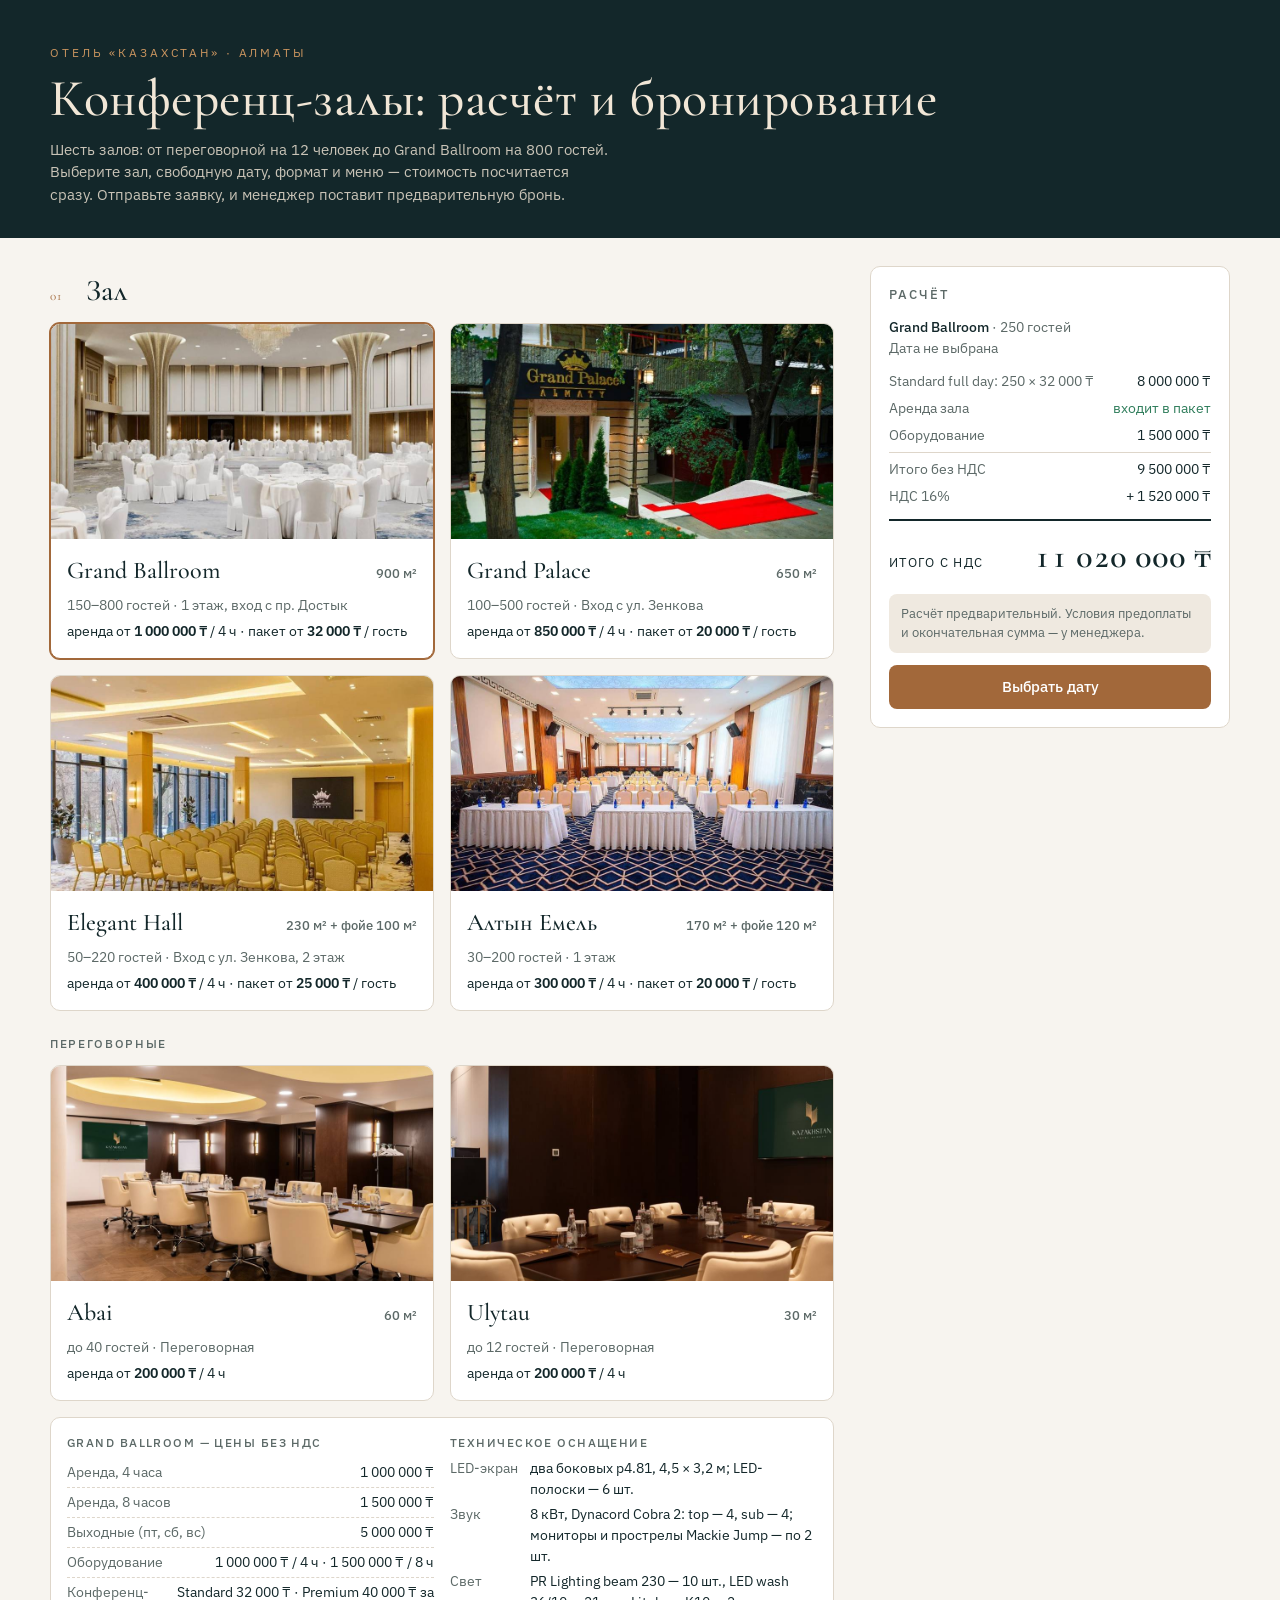
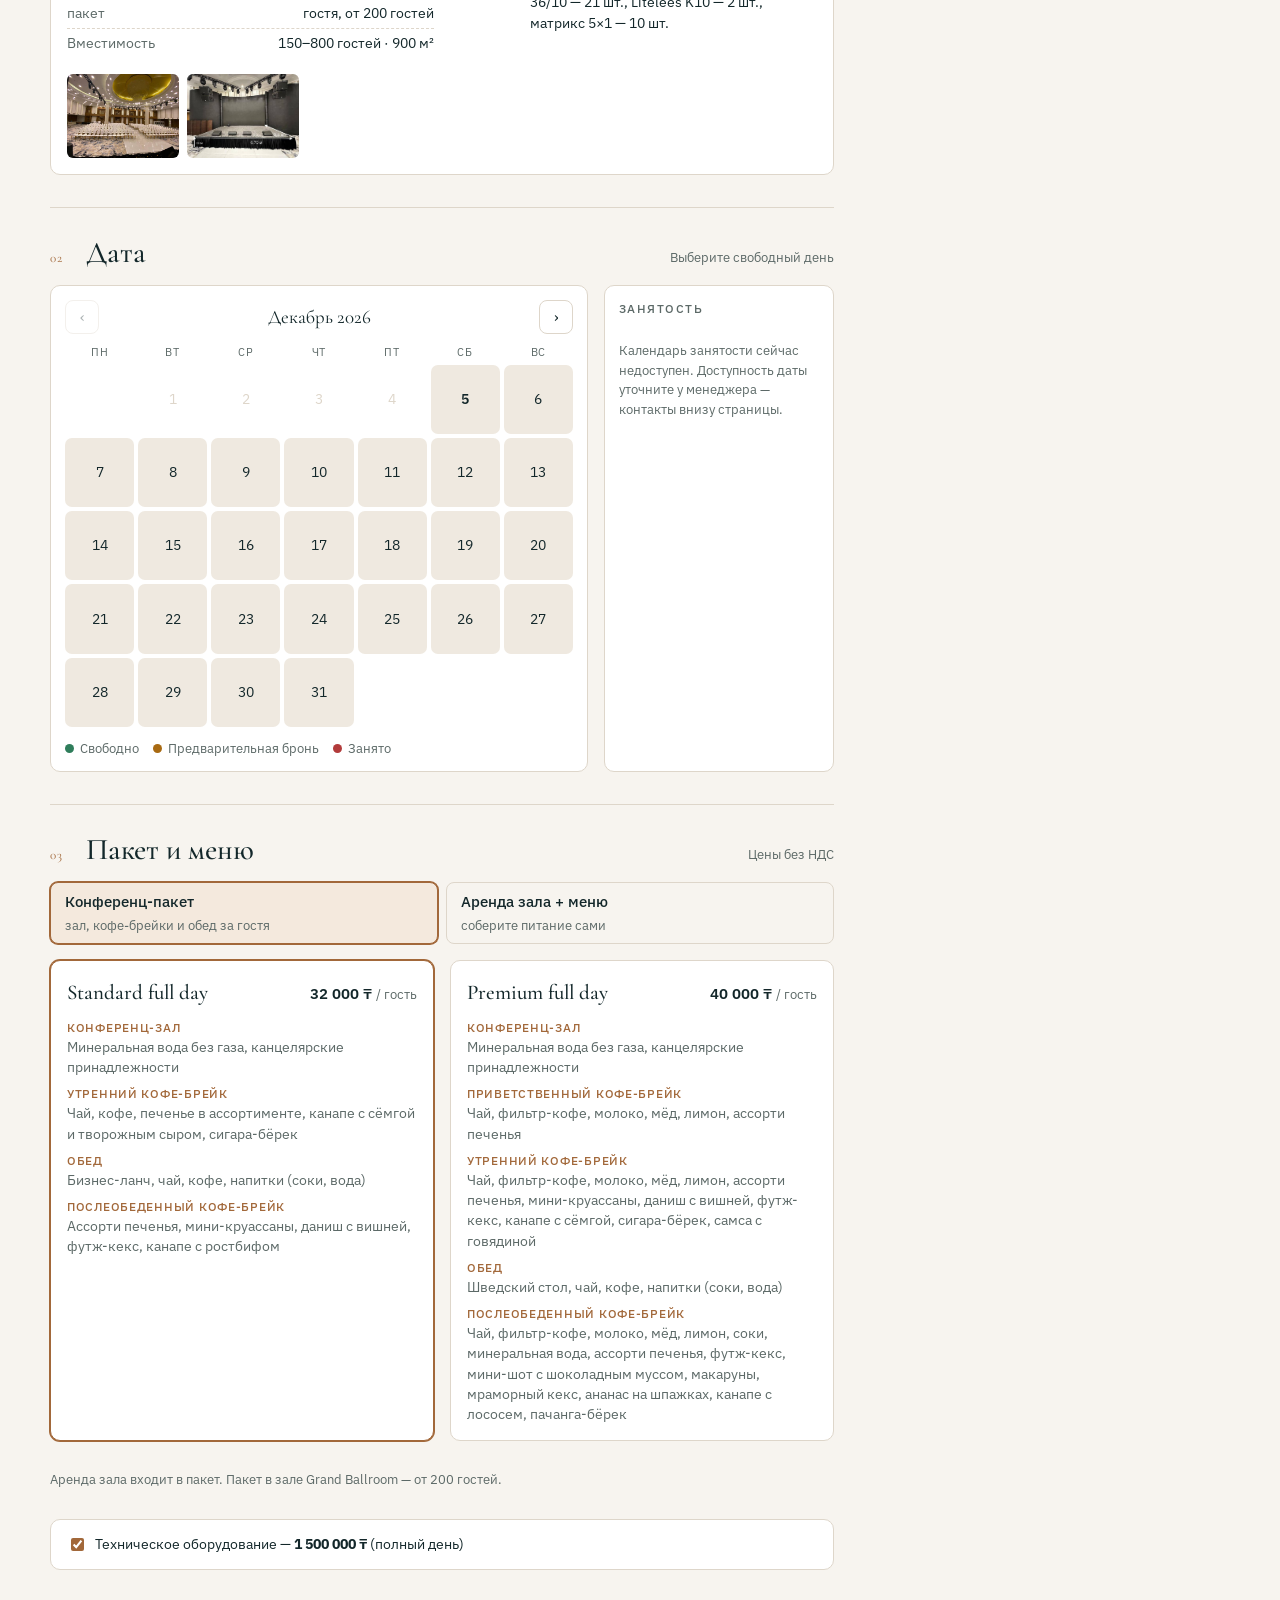
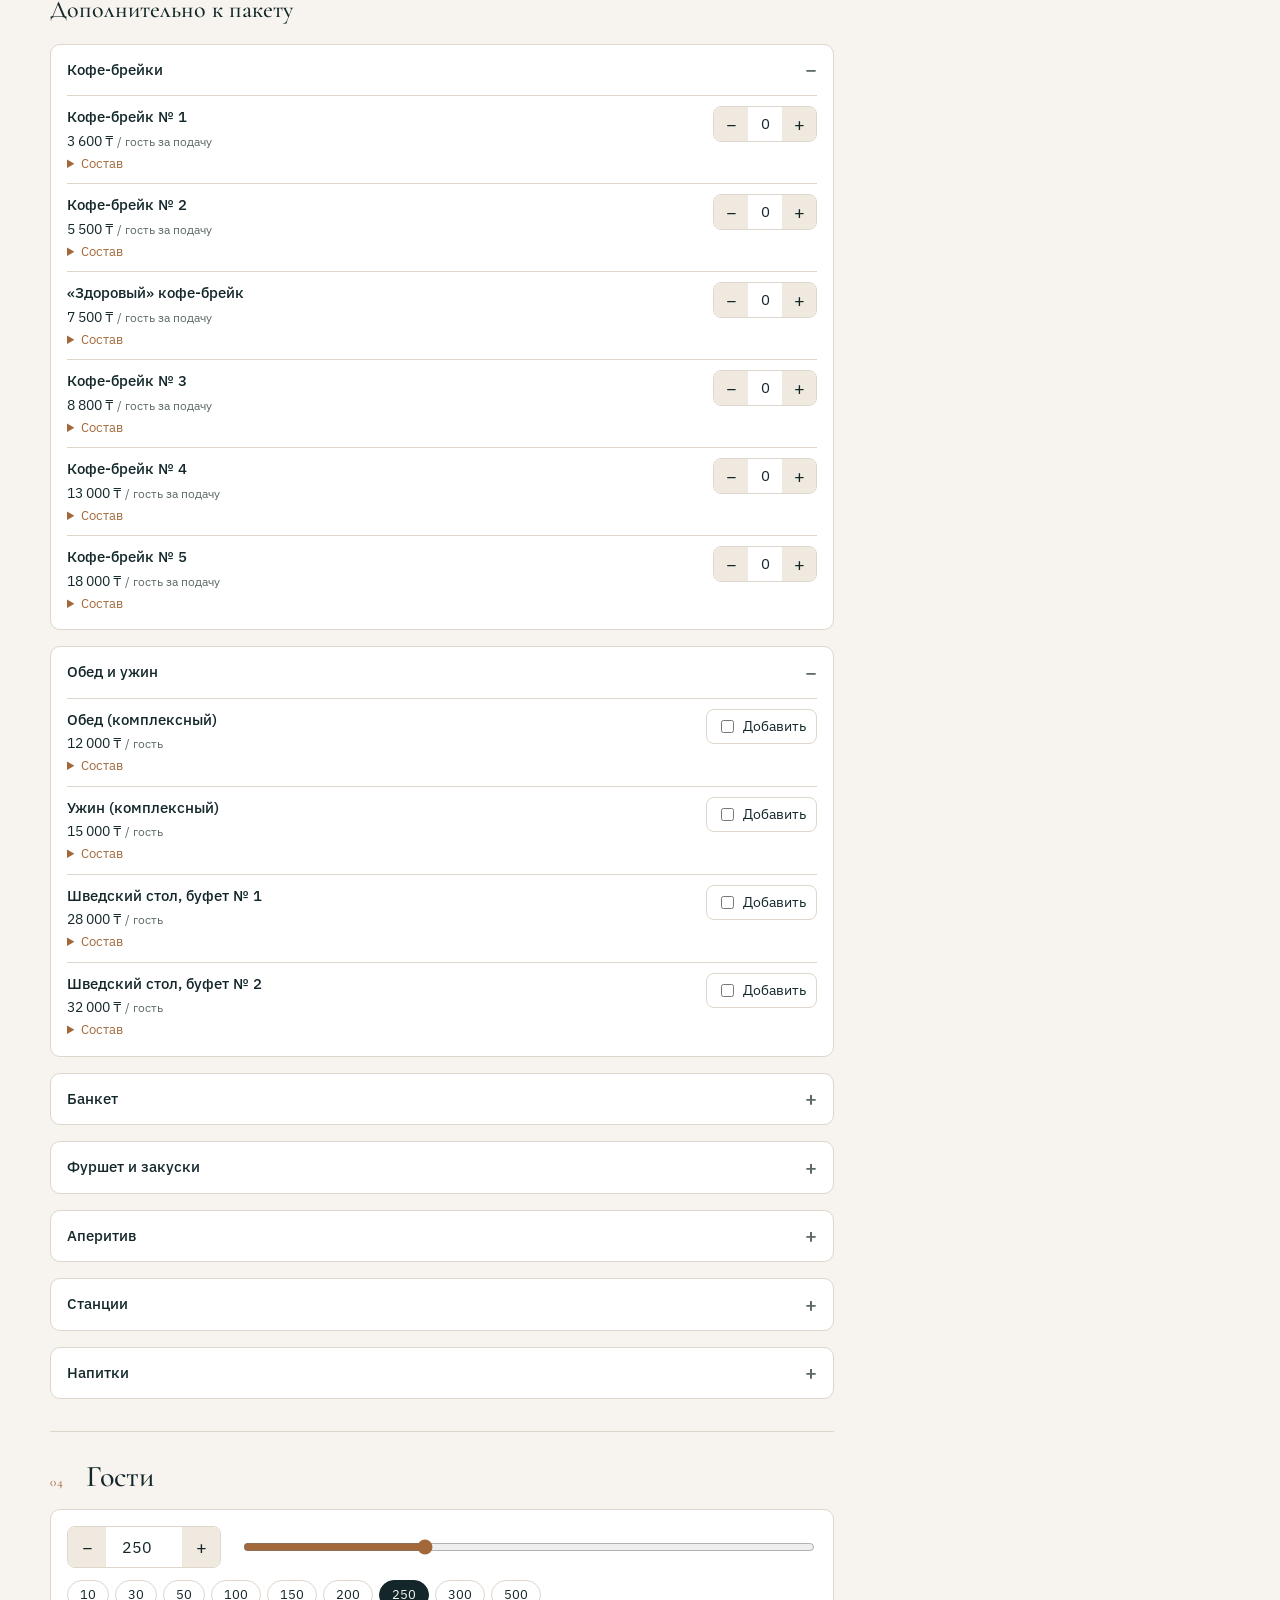
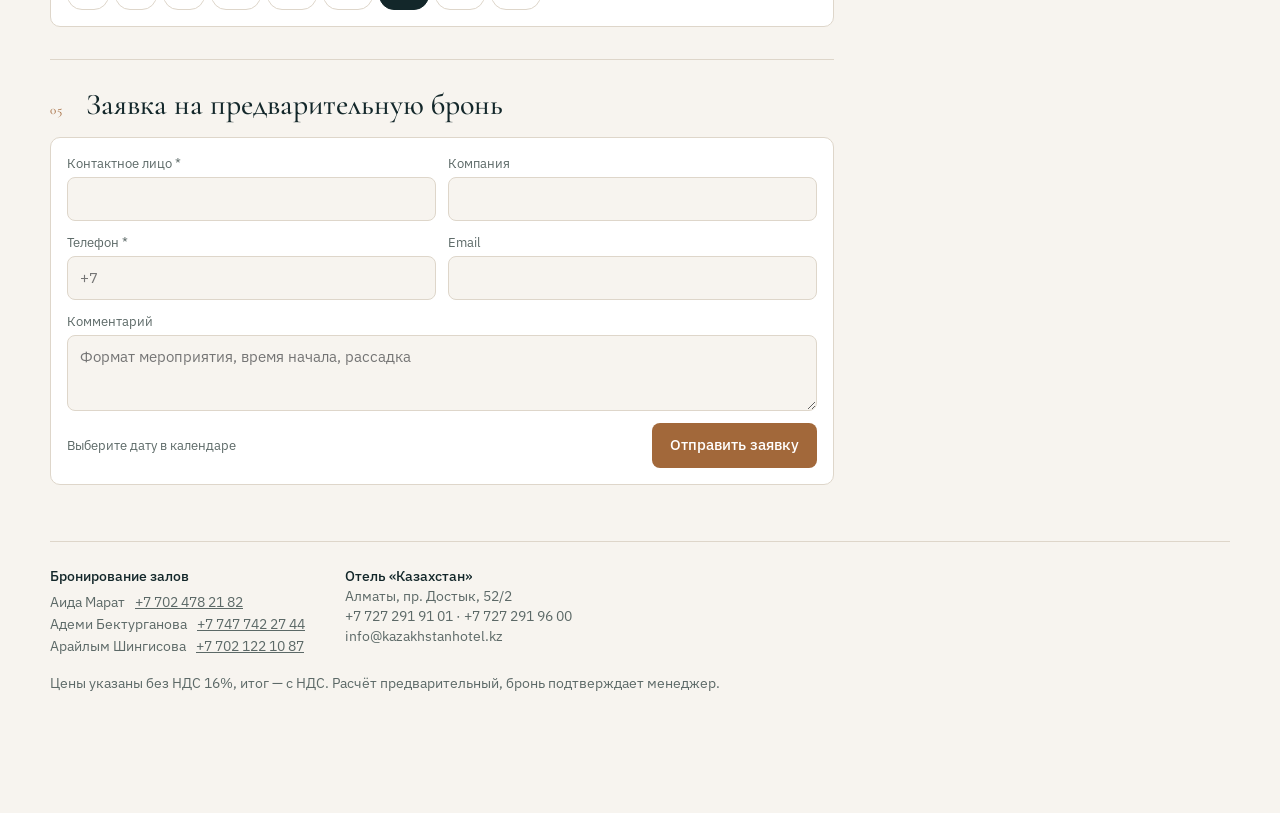
<file: index (1).html>
<!doctype html>
<html lang="ru">
<head>
<meta charset="utf-8">
<meta name="viewport" content="width=device-width,initial-scale=1,viewport-fit=cover">
<title>Конференц-залы отеля «Казахстан» — расчёт и бронирование</title>
<meta name="description" content="Конференц-залы отеля «Казахстан» в Алматы: цены, меню, свободные даты и предварительное бронирование.">
<link rel="preconnect" href="https://fonts.googleapis.com">
<link rel="stylesheet" href="https://fonts.googleapis.com/css2?family=Cormorant+Garamond:wght@500;600&family=IBM+Plex+Sans:wght@400;500;600&display=swap">
<style>
html{color-scheme:light;padding:env(safe-area-inset-top,0px) 0 env(safe-area-inset-bottom,0px)}body{margin:0}img{max-width:100%}[hidden]{display:none!important}
/* Layout: two columns — steps on the left (hall → date → package → guests → request), a sticky live estimate on the right; one column on phones with a bottom total bar. */
:root{
  --bg:#F7F4EF; --surface:#FFFFFF; --sunk:#EFE9E0; --ink:#13272A; --muted:#5C6967; --line:#DED6CA;
  --accent:#A2683A; --accent-ink:#FFFFFF; --accent-soft:#F4E9DD;
  --brand:#13272A; --on-brand:#F1E6D6; --brand-accent:#C9945F;
  --free:#2F7D5B; --free-soft:#E3F1EA; --hold:#A86A12; --hold-soft:#FBEFD9; --busy:#B23B3B; --busy-soft:#F7E1E1;
  --f-display:"Cormorant Garamond","Cormorant",Georgia,"Times New Roman",serif;
  --f-body:"IBM Plex Sans",system-ui,-apple-system,"Segoe UI",Roboto,sans-serif;
  --r:10px;
}
@media (prefers-color-scheme: dark){:root:not([data-theme="light"]){
  --bg:#0E1A1C; --surface:#152426; --sunk:#1D3032; --ink:#ECE5DA; --muted:#9DA8A5; --line:#2A3E40;
  --accent:#D49C66; --accent-ink:#1A1209; --accent-soft:#2D2820;
  --brand:#0A1416; --on-brand:#EFE3D2; --brand-accent:#D49C66;
  --free:#5CC496; --free-soft:#163126; --hold:#E3A955; --hold-soft:#33281A; --busy:#E57B7B; --busy-soft:#3A1F22; color-scheme:dark}}
:root[data-theme="dark"]{
  --bg:#0E1A1C; --surface:#152426; --sunk:#1D3032; --ink:#ECE5DA; --muted:#9DA8A5; --line:#2A3E40;
  --accent:#D49C66; --accent-ink:#1A1209; --accent-soft:#2D2820;
  --brand:#0A1416; --on-brand:#EFE3D2; --brand-accent:#D49C66;
  --free:#5CC496; --free-soft:#163126; --hold:#E3A955; --hold-soft:#33281A; --busy:#E57B7B; --busy-soft:#3A1F22; color-scheme:dark}

*{box-sizing:border-box}
body{background:var(--bg);color:var(--ink);font-family:var(--f-body);font-size:15px;line-height:1.5;
  padding-left:max(16px,env(safe-area-inset-left,0px));padding-right:max(16px,env(safe-area-inset-right,0px));padding-block:0 96px}
h1,h2,h3{font-family:var(--f-display);font-weight:500;text-wrap:balance;margin:0}
button,input,select,textarea{font:inherit;color:inherit}
:focus-visible{outline:2px solid var(--accent);outline-offset:2px}
.num{font-variant-numeric:tabular-nums}
.wrap{max-width:1180px;margin:0 auto}

header.top{padding-block:44px 32px;display:flex;flex-wrap:wrap;gap:16px 32px;align-items:end;justify-content:space-between;background:var(--brand);color:var(--on-brand);box-shadow:0 0 0 100vmax var(--brand);clip-path:inset(0 -100vmax)}
.eyebrow{font-family:var(--f-body);font-size:12px;letter-spacing:.24em;text-transform:uppercase;color:var(--brand-accent)}
header.top h1{font-size:clamp(32px,5vw,52px);font-weight:500;line-height:1.05;margin-top:10px;letter-spacing:.01em}
header.top p{margin:12px 0 0;color:var(--on-brand);opacity:.82;max-width:62ch}
.who{font-size:13px;color:var(--muted);display:flex;gap:8px;align-items:center;flex-wrap:wrap}
.chip{display:inline-flex;align-items:center;gap:6px;padding:4px 10px;border-radius:999px;background:var(--sunk);font-size:12.5px;color:var(--muted)}
.chip.mgr{background:var(--brand-accent);color:var(--brand)}

.layout{display:grid;grid-template-columns:minmax(0,1fr) 360px;gap:36px;padding-top:28px;align-items:start}
@media (max-width:920px){.layout{grid-template-columns:minmax(0,1fr)}}

.step{padding-block:8px 32px;display:grid;gap:16px}
.step + .step{border-top:1px solid var(--line);padding-top:28px}
.step-h{display:flex;gap:14px;align-items:baseline}
.step-n{font-family:var(--f-display);font-size:13px;color:var(--accent);letter-spacing:.1em;min-width:22px}
.step-h h2{font-size:30px;line-height:1.1}
.step-h .hint{margin-left:auto;font-size:13px;color:var(--muted)}

/* halls */
.halls{display:grid;grid-template-columns:repeat(2,minmax(0,1fr));gap:16px}
@media (max-width:620px){.halls{grid-template-columns:minmax(0,1fr)}}
.hall{all:unset;box-sizing:border-box;cursor:pointer;display:grid;background:var(--surface);border:1px solid var(--line);border-radius:var(--r);overflow:hidden;transition:border-color .15s}
.hall:hover{border-color:var(--muted)}
.hall[aria-pressed="true"]{border-color:var(--accent);box-shadow:0 0 0 1px var(--accent)}
.hall:focus-visible{outline:2px solid var(--accent);outline-offset:2px}
.hall img{width:100%;aspect-ratio:16/9;object-fit:cover;display:block;background:var(--sunk)}
.hall .b{padding:14px 16px 16px;display:grid;gap:6px}
.hall h3{font-size:22px;display:flex;justify-content:space-between;gap:8px;align-items:baseline}
.hall h3 small{font-family:var(--f-body);font-size:12.5px;color:var(--muted)}
.hall .meta{font-size:13.5px;color:var(--muted)}
.hall .price{font-size:14px}
.hall .price b{font-weight:600}

.details{display:grid;grid-template-columns:repeat(2,minmax(0,1fr));gap:16px;background:var(--surface);border:1px solid var(--line);border-radius:var(--r);padding:16px}
@media (max-width:620px){.details{grid-template-columns:minmax(0,1fr)}}
.details h4{margin:0 0 6px;font-size:12px;letter-spacing:.12em;text-transform:uppercase;color:var(--muted);font-weight:500}
.details ul{margin:0;padding-left:18px;display:grid;gap:3px;font-size:14px}
.details .row{display:flex;justify-content:space-between;gap:12px;font-size:14px;padding-block:4px;border-bottom:1px dashed var(--line)}
.details .row:last-child{border-bottom:0}
.details .row span:last-child{text-align:right}
.thumbs{display:flex;gap:8px;grid-column:1/-1;overflow-x:auto}
.thumbs img{height:84px;border-radius:6px;flex:none}

/* calendar */
.cal-wrap{display:grid;grid-template-columns:minmax(0,1fr) 230px;gap:16px}
@media (max-width:700px){.cal-wrap{grid-template-columns:minmax(0,1fr)}}
.cal{background:var(--surface);border:1px solid var(--line);border-radius:var(--r);padding:14px}
.cal-head{display:flex;align-items:center;justify-content:space-between;gap:8px;margin-bottom:10px}
.cal-head b{font-family:var(--f-display);font-weight:400;font-size:19px;text-transform:capitalize}
.icon-btn{border:1px solid var(--line);background:var(--surface);border-radius:8px;width:34px;height:34px;cursor:pointer;display:grid;place-items:center}
.icon-btn:disabled{opacity:.35;cursor:default}
.grid7{display:grid;grid-template-columns:repeat(7,minmax(0,1fr));gap:4px}
.dow{font-size:11px;text-transform:uppercase;letter-spacing:.08em;color:var(--muted);text-align:center;padding-bottom:4px}
.day{border:0;border-radius:7px;aspect-ratio:1/1;min-height:36px;cursor:pointer;display:grid;place-items:center;position:relative;font-variant-numeric:tabular-nums;font-size:14px;background:var(--free-soft);color:var(--ink)}
.day::after{content:"";position:absolute;bottom:5px;width:5px;height:5px;border-radius:50%;background:var(--free)}
.day.hold{background:var(--hold-soft)}.day.hold::after{background:var(--hold)}
.day.booked{background:var(--busy-soft);color:var(--muted);text-decoration:line-through}.day.booked::after{background:var(--busy)}
.day.unknown{background:var(--sunk)}.day.unknown::after{display:none}
.day.past,.day.blank{background:transparent;color:var(--line);cursor:default;text-decoration:none}
.day.past::after,.day.blank::after{display:none}
.day.sel{outline:2px solid var(--accent);outline-offset:1px;font-weight:600}
.day.today{font-weight:600}
.day:disabled{cursor:default}
.legend{display:flex;flex-wrap:wrap;gap:6px 14px;margin-top:12px;font-size:12.5px;color:var(--muted)}
.legend i{display:inline-block;width:9px;height:9px;border-radius:50%;margin-right:6px;vertical-align:0}
.forecast{background:var(--surface);border:1px solid var(--line);border-radius:var(--r);padding:14px;display:grid;gap:10px;align-content:start}
.forecast h4{margin:0;font-size:12px;letter-spacing:.12em;text-transform:uppercase;color:var(--muted);font-weight:500}
.fc-big{font-family:var(--f-display);font-size:34px;font-weight:300;line-height:1}
.fc-big small{font-size:14px;color:var(--muted);font-family:var(--f-body)}
.bar{height:6px;border-radius:3px;background:var(--sunk);overflow:hidden;display:flex}
.bar span{display:block;height:100%}
.next-list{display:grid;gap:4px}
.next-list button{all:unset;cursor:pointer;display:flex;justify-content:space-between;font-size:13.5px;padding:5px 8px;border-radius:6px;background:var(--free-soft)}
.next-list button:hover{outline:1px solid var(--free)}
.next-list button:focus-visible{outline:2px solid var(--accent)}
.note{font-size:13px;color:var(--muted)}
.note.warn{color:var(--hold)}

/* packages */
.pkgs{display:grid;grid-template-columns:repeat(2,minmax(0,1fr));gap:16px}
@media (max-width:620px){.pkgs{grid-template-columns:minmax(0,1fr)}}
.pkg{all:unset;box-sizing:border-box;cursor:pointer;background:var(--surface);border:1px solid var(--line);border-radius:var(--r);padding:16px;display:grid;gap:10px;align-content:start}
.pkg[aria-pressed="true"]{border-color:var(--accent);box-shadow:0 0 0 1px var(--accent)}
.pkg:focus-visible{outline:2px solid var(--accent);outline-offset:2px}
.pkg-top{display:flex;justify-content:space-between;align-items:baseline;gap:8px}
.pkg-top h3{font-size:21px}
.pkg-top .p{font-weight:600;font-variant-numeric:tabular-nums}
.pkg-top .p small{font-weight:400;color:var(--muted)}
.menu{display:grid;gap:8px;font-size:13.5px}
.menu div b{display:block;font-weight:500;font-size:12px;letter-spacing:.06em;text-transform:uppercase;color:var(--accent)}
.menu div span{color:var(--muted)}

/* menu builder (Алтын Емель, Elegant Hall) */
.builder{display:grid;gap:16px}
.b-block{background:var(--surface);border:1px solid var(--line);border-radius:var(--r);padding:14px 16px;display:grid;gap:8px}
.b-block h4{margin:0;font-size:12px;letter-spacing:.12em;text-transform:uppercase;color:var(--muted);font-weight:500}
.seg{display:flex;flex-wrap:wrap;gap:8px}
.seg button{border:1px solid var(--line);background:var(--bg);border-radius:8px;padding:8px 14px;cursor:pointer;display:grid;text-align:left;gap:2px;min-width:130px}
.seg button b{font-weight:500}
.seg button span{font-size:13px;color:var(--muted)}
.seg button[aria-checked="true"]{border-color:var(--accent);box-shadow:0 0 0 1px var(--accent);background:var(--accent-soft)}
.mi{display:flex;gap:12px;align-items:flex-start;justify-content:space-between;padding:10px 0;border-top:1px solid var(--line)}
.mi:first-of-type{border-top:0}
.mi-main{min-width:0;display:grid;gap:2px}
.mi-name{font-weight:500}
.mi.on .mi-name{color:var(--accent)}
.mi-price{font-size:14px}
.mi-price small{color:var(--muted)}
.mi details{font-size:13.5px;color:var(--muted)}
.mi summary{cursor:pointer;width:max-content;font-size:13px;color:var(--accent)}
.mi details p{margin:4px 0 0;max-width:62ch}
.stepper.sm{flex:none}
.stepper.sm button{width:34px;height:34px}
.stepper.sm output{width:34px;text-align:center;font-variant-numeric:tabular-nums}
.chk{flex:none;display:flex;gap:6px;align-items:center;font-size:14px;cursor:pointer;border:1px solid var(--line);border-radius:8px;padding:6px 10px}
.chk input{accent-color:var(--accent)}
.b-block .toggle input,.mgr-panel .toggle input{accent-color:var(--accent)}

/* guests */
.guests{display:flex;flex-wrap:wrap;gap:12px 20px;align-items:center;background:var(--surface);border:1px solid var(--line);border-radius:var(--r);padding:16px}
.guests input[type=range]{flex:1 1 220px;accent-color:var(--accent)}
.stepper{display:flex;align-items:center;border:1px solid var(--line);border-radius:8px;overflow:hidden}
.stepper button{border:0;background:var(--sunk);width:38px;height:40px;cursor:pointer;font-size:18px}
.stepper input{width:76px;height:40px;border:0;text-align:center;background:var(--surface);font-variant-numeric:tabular-nums;font-size:16px}
.presets{display:flex;gap:6px;flex-wrap:wrap}
.presets button{border:1px solid var(--line);background:transparent;border-radius:999px;padding:4px 12px;cursor:pointer;font-size:13px}
.presets button[aria-pressed="true"]{background:var(--ink);color:var(--bg);border-color:var(--ink)}

/* form */
form.req{display:grid;grid-template-columns:repeat(2,minmax(0,1fr));gap:12px;background:var(--surface);border:1px solid var(--line);border-radius:var(--r);padding:16px}
@media (max-width:620px){form.req{grid-template-columns:minmax(0,1fr)}}
.fld{display:grid;gap:4px;min-width:0}
.fld.full{grid-column:1/-1}
.fld label{font-size:12.5px;color:var(--muted)}
.fld input,.fld textarea{border:1px solid var(--line);border-radius:8px;padding:10px 12px;background:var(--bg);width:100%}
.fld textarea{min-height:76px;resize:vertical}
.form-foot{grid-column:1/-1;display:flex;flex-wrap:wrap;gap:12px;align-items:center;justify-content:space-between}
.btn{border:0;border-radius:8px;padding:11px 18px;background:var(--accent);color:var(--accent-ink);font-weight:500;cursor:pointer}
.btn:disabled{opacity:.5;cursor:default}
.btn.ghost{background:transparent;color:var(--ink);border:1px solid var(--line)}
.btn.sm{padding:6px 10px;font-size:13px}
.msg{grid-column:1/-1;border-radius:8px;padding:12px 14px;font-size:14px}
.msg.ok{background:var(--free-soft)}
.msg.err{background:var(--busy-soft)}
.msg pre{white-space:pre-wrap;font-family:var(--f-body);font-size:13.5px;background:var(--surface);border:1px solid var(--line);border-radius:6px;padding:10px;margin:10px 0 8px;user-select:all}

/* estimate */
aside.est{position:sticky;top:max(16px,env(safe-area-inset-top,0px));background:var(--surface);border:1px solid var(--line);border-radius:var(--r);padding:18px;display:grid;gap:12px}
@media (max-width:920px){aside.est{position:static}}
.est h2{font-size:13px;letter-spacing:.16em;text-transform:uppercase;color:var(--muted);font-family:var(--f-body);font-weight:500}
.est .sumline{font-size:14px;color:var(--muted)}
.est .sumline b{color:var(--ink);font-weight:500}
.lines{display:grid;gap:6px;font-size:14px}
.ln{display:flex;justify-content:space-between;gap:12px}
.ln span:first-child{color:var(--muted)}
.ln span:last-child{font-variant-numeric:tabular-nums;text-align:right;white-space:nowrap}
.ln.free span:last-child{color:var(--free)}
.ln.minus span:last-child{color:var(--busy)}
.ln.sub{border-top:1px solid var(--line);padding-top:6px}
.total{border-top:2px solid var(--ink);padding-top:10px;display:flex;justify-content:space-between;align-items:baseline;gap:8px}
.total span:first-child{font-size:13px;letter-spacing:.1em;text-transform:uppercase}
.total b{font-family:var(--f-display);font-size:34px;font-weight:600;font-variant-numeric:tabular-nums;white-space:nowrap}
.pp{font-size:13.5px;background:var(--sunk);border-radius:8px;padding:10px 12px;display:grid;gap:4px}
.pp .ln span:first-child{color:var(--muted)}

.mobile-bar{display:none}
@media (max-width:920px){
  .mobile-bar{display:flex;position:fixed;left:0;right:0;bottom:0;z-index:20;gap:12px;align-items:center;justify-content:space-between;background:var(--surface);border-top:1px solid var(--line);
    padding:10px max(16px,env(safe-area-inset-right,0px)) calc(10px + env(safe-area-inset-bottom,0px)) max(16px,env(safe-area-inset-left,0px))}
  .mobile-bar b{font-family:var(--f-display);font-size:22px;font-weight:400}
  .mobile-bar small{display:block;font-size:12px;color:var(--muted)}
}

/* manager */
.mgr-panel{margin-top:12px;background:var(--surface);border:1px solid var(--accent);border-radius:var(--r);padding:16px;display:grid;gap:12px}
.mgr-panel h2{font-size:22px}
.toggle{display:flex;gap:8px;align-items:center;font-size:14px}
.reqs{display:grid;gap:8px}
.reqc{border:1px solid var(--line);border-radius:8px;padding:12px;display:grid;gap:6px;font-size:14px}
.reqc .top{display:flex;flex-wrap:wrap;gap:6px 12px;align-items:center}
.reqc .top b{font-weight:600}
.pill{font-size:12px;border-radius:999px;padding:2px 9px}
.pill.new{background:var(--accent-soft);color:var(--accent)}
.pill.hold{background:var(--hold-soft);color:var(--hold)}
.pill.booked{background:var(--free-soft);color:var(--free)}
.pill.declined{background:var(--sunk);color:var(--muted)}
.reqc .acts{display:flex;flex-wrap:wrap;gap:6px}
.reqc .contact{color:var(--muted);word-break:break-word}

footer{border-top:1px solid var(--line);margin-top:24px;padding-block:24px;display:flex;flex-wrap:wrap;gap:16px 40px;font-size:13.5px;color:var(--muted)}
footer b{color:var(--ink);font-weight:500}

/* halls v2 */
.sub-h{grid-column:1/-1;margin:8px 0 -4px;font-size:12px;letter-spacing:.14em;text-transform:uppercase;color:var(--muted);font-weight:500}
.halls{grid-template-columns:repeat(2,minmax(0,1fr))}
@media (min-width:1100px){.halls{grid-template-columns:repeat(2,minmax(0,1fr))}}
.halls-sm{grid-column:1/-1;display:grid;grid-template-columns:repeat(2,minmax(0,1fr));gap:16px}
@media (max-width:620px){.halls-sm{grid-template-columns:minmax(0,1fr)}}
.hall.sm .ph{aspect-ratio:16/6}
.hall.sm .ph span{font-size:24px}
.ph{width:100%;aspect-ratio:16/9;max-width:100%;display:grid;place-content:center;justify-items:center;gap:2px;background:var(--brand);color:var(--on-brand);text-align:center}
.ph span{font-family:var(--f-display);font-size:30px;font-weight:500;letter-spacing:.04em}
.ph small{font-size:12px;letter-spacing:.16em;text-transform:uppercase;color:var(--brand-accent)}
.hall h3{font-size:24px}
dl.tech{margin:0;display:grid;grid-template-columns:auto minmax(0,1fr);gap:4px 12px;font-size:14px}
dl.tech dt{color:var(--muted)}
dl.tech dd{margin:0}
.details .row span:first-child{color:var(--muted)}
/* builder v2 */
.seg.wide{display:grid;grid-template-columns:repeat(2,minmax(0,1fr))}
@media (max-width:520px){.seg.wide{grid-template-columns:minmax(0,1fr)}}
.seg.wide button{min-width:0}
.cat-h{font-size:24px;margin-top:6px}
details.grp{background:var(--surface);border:1px solid var(--line);border-radius:var(--r);padding:0 16px}
details.grp > summary{cursor:pointer;list-style:none;display:flex;justify-content:space-between;align-items:center;gap:12px;padding:14px 0;font-weight:500}
details.grp > summary::-webkit-details-marker{display:none}
details.grp > summary::after{content:"+";font-size:20px;color:var(--muted);line-height:1}
details.grp[open] > summary::after{content:"−"}
details.grp > summary .cnt{margin-left:auto;font-size:12.5px;font-weight:400;color:var(--accent);background:var(--accent-soft);border-radius:999px;padding:2px 10px}
details.grp[open]{padding-bottom:6px}
details.grp .mi:first-of-type{border-top:1px solid var(--line)}
.mi-ctl{flex:none;display:grid;justify-items:end;gap:4px}
.mi-sum{font-size:13px;color:var(--accent)}
.stepper.qty input{width:56px;height:34px;border:0;text-align:center;background:var(--surface)}
ul.mgrs{list-style:none;margin:6px 0 0;padding:0;display:grid;gap:2px}
ul.mgrs li{display:flex;gap:10px;flex-wrap:wrap}
footer a{color:inherit}
a.btn{text-decoration:none;display:inline-block}
.wa{display:flex;flex-wrap:wrap;gap:6px;margin-top:8px}
@media (prefers-reduced-motion:reduce){*{transition:none!important}}
</style>
</head>
<body>
<div class="wrap">
  <header class="top">
    <div>
      <div class="eyebrow">Отель «Казахстан» · Алматы</div>
      <h1>Конференц-залы: расчёт и бронирование</h1>
      <p>Шесть залов: от переговорной на 12 человек до Grand Ballroom на 800 гостей. Выберите зал, свободную дату, формат и меню — стоимость посчитается сразу. Отправьте заявку, и менеджер поставит предварительную бронь.</p>
    </div>
    <div class="who" id="who"></div>
  </header>

  <div class="layout">
    <main>
      <section class="step" aria-labelledby="s1">
        <div class="step-h"><span class="step-n">01</span><h2 id="s1">Зал</h2></div>
        <div class="halls" id="halls"></div>
        <div class="details" id="details"></div>
      </section>

      <section class="step" aria-labelledby="s2">
        <div class="step-h"><span class="step-n">02</span><h2 id="s2">Дата</h2><span class="hint" id="dateHint"></span></div>
        <div class="cal-wrap">
          <div class="cal">
            <div class="cal-head">
              <button class="icon-btn" id="prevM" aria-label="Предыдущий месяц">‹</button>
              <b id="mTitle"></b>
              <button class="icon-btn" id="nextM" aria-label="Следующий месяц">›</button>
            </div>
            <div class="grid7" id="dows"></div>
            <div class="grid7" id="days"></div>
            <div class="legend">
              <span><i style="background:var(--free)"></i>Свободно</span>
              <span><i style="background:var(--hold)"></i>Предварительная бронь</span>
              <span><i style="background:var(--busy)"></i>Занято</span>
            </div>
            <p class="note" id="calNote" hidden></p>
          </div>
          <div class="forecast" id="forecast"></div>
        </div>
      </section>

      <section class="step" aria-labelledby="s3">
        <div class="step-h"><span class="step-n">03</span><h2 id="s3">Пакет и меню</h2><span class="hint" id="s3hint">Цена за гостя, без НДС</span></div>
        <div class="pkgs" id="pkgs"></div>
      </section>

      <section class="step" aria-labelledby="s4">
        <div class="step-h"><span class="step-n">04</span><h2 id="s4">Гости</h2></div>
        <div class="guests">
          <div class="stepper">
            <button type="button" id="gMinus" aria-label="Меньше">−</button>
            <input id="gNum" type="number" inputmode="numeric" min="1" max="800" step="1" value="250" aria-label="Количество гостей">
            <button type="button" id="gPlus" aria-label="Больше">+</button>
          </div>
          <input id="gRange" type="range" min="1" max="800" step="10" value="250" aria-label="Количество гостей, ползунок">
          <div class="presets" id="presets"></div>
          <p class="note warn" id="capNote" hidden></p>
        </div>
      </section>

      <section class="step" aria-labelledby="s5" id="reqSection">
        <div class="step-h"><span class="step-n">05</span><h2 id="s5">Заявка на предварительную бронь</h2></div>
        <form class="req" id="reqForm" novalidate>
          <div class="fld"><label for="fName">Контактное лицо *</label><input id="fName" autocomplete="name" required></div>
          <div class="fld"><label for="fCompany">Компания</label><input id="fCompany" autocomplete="organization"></div>
          <div class="fld"><label for="fPhone">Телефон *</label><input id="fPhone" type="tel" autocomplete="tel" required placeholder="+7"></div>
          <div class="fld"><label for="fEmail">Email</label><input id="fEmail" type="email" autocomplete="email"></div>
          <div class="fld" style="position:absolute;left:-9999px" aria-hidden="true"><label for="fWebsite">Сайт</label><input id="fWebsite" tabindex="-1" autocomplete="off"></div>
          <div class="fld full"><label for="fComment">Комментарий</label><textarea id="fComment" placeholder="Формат мероприятия, время начала, рассадка"></textarea></div>
          <div class="form-foot">
            <span class="note" id="formSummary"></span>
            <button class="btn" id="submitBtn" type="submit">Отправить заявку</button>
          </div>
          <div class="msg" id="formMsg" hidden></div>
        </form>
      </section>

    </main>

    <aside class="est" aria-label="Расчёт стоимости" id="est"></aside>
  </div>

  <footer>
    <div><b>Бронирование залов</b>
      <ul class="mgrs">
        <li>Аида Марат <a class="num" href="tel:+77024782182">+7 702 478 21 82</a></li>
        <li>Адеми Бектурганова <a class="num" href="tel:+77477422744">+7 747 742 27 44</a></li>
        <li>Арайлым Шингисова <a class="num" href="tel:+77021221087">+7 702 122 10 87</a></li>
      </ul>
    </div>
    <div><b>Отель «Казахстан»</b><br>Алматы, пр. Достык, 52/2<br><span class="num">+7 727 291 91 01 · +7 727 291 96 00</span><br>info@kazakhstanhotel.kz</div>
    <div>Цены указаны без НДС 16%, итог — с НДС. Расчёт предварительный, бронь подтверждает менеджер.</div>
  </footer>
</div>

<div class="mobile-bar" id="mbar">
  <div><small id="mbarSub"></small><b class="num" id="mbarTotal"></b></div>
  <button class="btn" id="mbarBtn" type="button">К заявке</button>
</div>

<script>
(function(){
/* ===== НАСТРОЙКА: ссылка веб-приложения Google Apps Script (шаг 3–4 инструкции) ===== */
const API_URL = "ВСТАВЬТЕ_ССЫЛКУ_СЮДА";
/* ===================================================================================== */
/* =====================================================================
   ПРАЙС. Все цены — без НДС, как в прайсе «Вместимость и расценки 2026».
   Чтобы поменять цену — исправьте число и сохраните файл.
   ===================================================================== */
const VAT = 0.16;           // НДС 16%
const PKG_DISCOUNT = 0;     // скидка на конференц-пакеты: 0 — нет, 0.10 — 10%

/* Залы.
   rent: аренда за 4 часа (h4), 8 часов (h8) и в выходные пт–вс (we).
   equip: оборудование — за 4/8 часов или одной суммой (flat).
   pkg: цены конференц-пакетов за гостя и минимум гостей.
   buffetMin: минимум гостей для шведского стола. */
const HALLS = {
  gb: { name:"Grand Ballroom", cap:[150,800], area:"900 м²", where:"1 этаж, вход с пр. Достык",
        rent:{h4:1000000, h8:1500000, we:5000000}, equip:{h4:1000000, h8:1500000},
        pkg:{standard:32000, premium:40000, min:200}, buffetMin:250,
        photos:["gb_banquet.jpg","gb_theatre.jpg","gb_stage.jpg"],
        tech:[["LED-экран","два боковых p4.81, 4,5 × 3,2 м; LED-полоски — 6 шт."],["Звук","8 кВт, Dynacord Cobra 2: top — 4, sub — 4; мониторы и прострелы Mackie Jump — по 2 шт."],["Свет","PR Lighting beam 230 — 10 шт., LED wash 36/10 — 21 шт., Litelees K10 — 2 шт., матрикс 5×1 — 10 шт."]] },
  gp: { name:"Grand Palace", cap:[100,500], area:"650 м²", where:"Вход с ул. Зенкова",
        rent:{h4:850000, h8:1200000, we:1500000}, equip:{h4:350000, h8:600000},
        pkg:{standard:20000, premium:25000, min:150}, buffetMin:100,
        photos:["gp.jpg"],
        tech:[["LED P6","4,5 × 3,8 м"],["Звук","Boway: top — 4, sub — 2; мониторы Shure — 2 шт.; прострелы — 2 шт."],["Свет","LED wash 36/10 — 6 шт., PR beam 230 — 2 шт."]] },
  eh: { name:"Elegant Hall", cap:[50,220], area:"230 м² + фойе 100 м²", where:"Вход с ул. Зенкова, 2 этаж",
        rent:{h4:400000, h8:750000, we:750000}, equip:{flat:100000},
        pkg:{standard:25000, premium:30000, min:50}, buffetMin:50,
        photos:["eh_1.jpg","eh_2.jpg"],
        tech:[["LED-экран","2 шт., 2,5 × 2 м"],["Звук","аудиосистема 100 В, потолочные динамики по залу"],["Микрофоны","беспроводные — 2 шт."]] },
  ae: { name:"Алтын Емель", cap:[30,200], area:"170 м² + фойе 120 м²", where:"1 этаж",
        rent:{h4:300000, h8:500000, we:500000}, equip:{flat:50000},
        pkg:{standard:20000, premium:25000, min:50}, buffetMin:50,
        photos:["ae_1.jpg","ae_2.jpg"],
        tech:[["LED-экран","2,5 × 2 м"],["Звук","4 колонки по залу, 300 Вт"],["Микрофоны","беспроводные Shure — 2 шт."]] },
  abai:    { name:"Abai",    cap:[1,40], area:"60 м²", where:"Переговорная", rent:{h4:200000, h8:300000, we:300000}, photos:["abai_2.jpg","abai_1.jpg","abai_3.jpg","abai_4.jpg"], tech:[] },
  ulytau:  { name:"Ulytau",  cap:[1,12], area:"30 м²", where:"Переговорная", rent:{h4:200000, h8:300000, we:300000}, photos:["ulytau_1.jpg","ulytau_2.jpg","ulytau_3.jpg","ulytau_4.jpg","ulytau_5.jpg","ulytau_6.jpg","ulytau_7.jpg"], tech:[] }
};

const PKGS = {
  standard:{ name:"Standard full day", menu:[
    ["Конференц-зал","Минеральная вода без газа, канцелярские принадлежности"],
    ["Утренний кофе-брейк","Чай, кофе, печенье в ассортименте, канапе с сёмгой и творожным сыром, сигара-бёрек"],
    ["Обед","Бизнес-ланч, чай, кофе, напитки (соки, вода)"],
    ["Послеобеденный кофе-брейк","Ассорти печенья, мини-круассаны, даниш с вишней, футж-кекс, канапе с ростбифом"]]},
  premium:{ name:"Premium full day", menu:[
    ["Конференц-зал","Минеральная вода без газа, канцелярские принадлежности"],
    ["Приветственный кофе-брейк","Чай, фильтр-кофе, молоко, мёд, лимон, ассорти печенья"],
    ["Утренний кофе-брейк","Чай, фильтр-кофе, молоко, мёд, лимон, ассорти печенья, мини-круассаны, даниш с вишней, футж-кекс, канапе с сёмгой, сигара-бёрек, самса с говядиной"],
    ["Обед","Шведский стол, чай, кофе, напитки (соки, вода)"],
    ["Послеобеденный кофе-брейк","Чай, фильтр-кофе, молоко, мёд, лимон, соки, минеральная вода, ассорти печенья, футж-кекс, мини-шот с шоколадным муссом, макаруны, мраморный кекс, ананас на шпажках, канапе с лососем, пачанга-бёрек"]]}
};

/* Меню. per: "guest" — за гостя, "piece" — за штуку, "plate" — за тарелку, "station" — за станцию.
   max — сколько подач можно выбрать; step — шаг количества; min — минимальный заказ. */
const MENU = [
  {id:"cb1", g:"Кофе-брейки", name:"Кофе-брейк № 1", price:3600, per:"guest", max:4,
   desc:"Чай, молоко, мёд, лимон, горячий фильтр-кофе. Печенье: кофейное, курабье, безе с арахисом."},
  {id:"cb2", g:"Кофе-брейки", name:"Кофе-брейк № 2", price:5500, per:"guest", max:4,
   desc:"Чай, молоко, мёд, лимон, фильтр-кофе. Печенье: шоколадное с грецким орехом, маковое, овсяное; мини-круассан, шоколадные маффины. Закуски: круассан с ветчиной из индейки, канапе с сёмгой и творожным сыром."},
  {id:"cbh", g:"Кофе-брейки", name:"«Здоровый» кофе-брейк", price:7500, per:"guest", max:4,
   desc:"Чай, молоко, мёд, лимон, фильтр-кофе, фруктовые соки, минеральная вода. Гранола с йогуртом и ягодным соусом, чиа-пудинг с манго, фруктовая нарезка, сухофрукты. Сэндвичи с авокадо и сыром."},
  {id:"cb3", g:"Кофе-брейки", name:"Кофе-брейк № 3", price:8800, per:"guest", max:4,
   desc:"Чай, фильтр-кофе, соки (яблоко, вишня, апельсин), минеральная вода. Печенье: американское, фисташковое, солёное; лимонно-вафельный маффин, улитка с корицей и изюмом, лимонная тарталетка. Закуски: круассан с лососем и сливочным сыром, мини-сэндвич с курицей, самса с говядиной, сигара-бёрек, брускетта с красной икрой."},
  {id:"cb4", g:"Кофе-брейки", name:"Кофе-брейк № 4", price:13000, per:"guest", max:4,
   desc:"Напитки как в № 3. Сладкий бар: морковный торт, творожный пирог, шоколадный мини-круассан, мраморный кекс, тарталетки с ягодами, брауни, сконы. Выпечка: мини-круассаны, даниш вишнёвый. Закуски: тарталетки с лососем, брускетта с авокадо и лососем, ростбиф со сливочным сыром, канапе с моцареллой, круассан с лососем, фрукты, канапе с креветками, буррито с овощами."},
  {id:"cb5", g:"Кофе-брейки", name:"Кофе-брейк № 5", price:18000, per:"guest", max:4,
   desc:"Напитки как в № 3. Сладкий бар: медовый торт, шоколадно-вишнёвая тарталетка, кокосовый крем с манго, малиновый чизкейк, кофейные профитроли, клубничный тирамису, манго-лаймовая тарталетка. Закуски: брускетта с авокадо и лососем, валованы с красной икрой, ростбиф, канапе с фетой, мини-сэндвич с копчёным лососем, фрукты, креветки в панировке. Горячий аперитив: мини-шашлык из баранины, куриные палочки, мини муска-бёрек, сёмга на шпажке."},

  {id:"lunch",  g:"Обед и ужин", name:"Обед (комплексный)", price:12000, per:"guest", max:1,
   desc:"7 вариантов на выбор, например: солянка, «Цезарь» с курицей, куриная грудка гриль с пюре, чизкейк; или суп с лапшой и курицей, оливье, манты с говядиной и тыквой, фисташковый рулет. Чай, кофе, соки."},
  {id:"dinner", g:"Обед и ужин", name:"Ужин (комплексный)", price:15000, per:"guest", max:1,
   desc:"Те же 7 вариантов меню, например: борщ, сезонный салат, филе дорадо с белым соусом и рисом, «Красный бархат»; или суп «Корган», греческий салат, бефстроганов с пюре, «Наполеон». Чай, кофе, соки."},
  {id:"buf1",   g:"Обед и ужин", name:"Шведский стол, буфет № 1", price:28000, per:"guest", max:1, buffet:true,
   desc:"Холодный буфет: хлеб, фокачча, баурсаки, салат-бар, «Цезарь», казы, жая, жал, карта, сельдь с картофелем, свекольный салат с козьим сыром, овощи гриль. Горячий: форель, манты, крылышки баффало, пюре, жареные овощи. Сладкий: фрукты, медовое пирожное, профитроли. Вода, чай, кофе, соки."},
  {id:"buf2",   g:"Обед и ужин", name:"Шведский стол, буфет № 2", price:32000, per:"guest", max:1, buffet:true,
   desc:"Холодный буфет: мясные деликатесы, сыры, рыбное и кавказское ассорти, салат мясной, салат с креветками и кедровым орешком, свекольный салат, овощи гриль. Горячий: сирне из говядины, куриный рулет, сёмга на шпажках, феттучини Альфредо, пюре, рататуй. Сладкий: рисовый пудинг, чизкейк с ягодами, фрукты. Вода, чай, кофе, 4 вида соков, прохладительные напитки."},

  {id:"ban1", g:"Банкет", name:"Банкетное меню № 1", price:50000, per:"guest", max:1,
   desc:"Салаты: рулетики из баклажанов с маскарпоне, «Цезарь» с креветками или курицей, тайский с говядиной, «Филадельфия». Казахские деликатесы, копчёная рыба, кавказское ассорти, баурсаки. Спринг-роллы. Горячее: бешбармак или медальоны в грибном соусе; филе сибаса с овощами и рисом басмати. Фрукты, мини-выпечка, сухофрукты. Соки, кола, вода, чай."},
  {id:"ban2", g:"Банкет", name:"Банкетное меню № 2", price:65000, per:"guest", max:1,
   desc:"Салаты: с морскими деликатесами и песто, хрустящие баклажаны с телятиной, буррата с томатами, руккола с «Креметтой», микс с сёмгой. Казахские деликатесы, копчёная рыба, овощная тарелка, красная икра. Самса, сигара-бёрек. Горячее: говяжьи рёбрышки или бешбармак с кониной; стейк из лосося. Фрукты, выпечка, макаруны. Соки, кола, вода, чай."},
  {id:"ban3", g:"Банкет", name:"Банкетное меню № 3", price:90000, per:"guest", max:1,
   desc:"Салаты: «Цезарь», с королевскими креветками, с утиной грудкой и моцареллой, тайский, из свёклы и зелёного яблока. Казахские деликатесы, копчёная рыба, запечённая белуга, красная икра, сырная тарелка. Конфи из утки, самса. Горячее: бешбармак с кониной или тушёные рёбрышки с трюфелем; чёрная треска терияки. Индивидуальный десерт. Соки, «Боржоми», кола, вода, чай."},

  {id:"canape", g:"Фуршет и закуски", name:"Канапе", price:2000, per:"piece", step:10, min:30,
   desc:"Гуакамоле на тостах, канапе с моцареллой, брускетта с авокадо и лососем, канапе с креветками, с сёмгой и творожным сыром, круассаны с лососем или ветчиной из индейки, брускетта с красной икрой. Минимальный заказ — 30 шт."},
  {id:"hot",    g:"Фуршет и закуски", name:"Горячие закуски", price:2500, per:"piece", step:10,
   desc:"Спринг-роллы с соусом чили, фалафель, темпура из креветок, индийская и мясная самса, фаршированные грибы, мини-долма, мини-бургер с говядиной, сырный крокет."},
  {id:"ap_fruit",  g:"Аперитив", name:"Фруктовое ассорти", price:10000, per:"plate", step:1, desc:"Подаётся перед началом приёма."},
  {id:"ap_nuts",   g:"Аперитив", name:"Орехи и сухофрукты", price:10000, per:"plate", step:1, desc:"Подаётся перед началом приёма."},
  {id:"ap_olives", g:"Аперитив", name:"Оливки и маслины", price:10000, per:"plate", step:1, desc:"Подаётся перед началом приёма."},
  {id:"ap_berry",  g:"Аперитив", name:"Ягодное ассорти", price:30000, per:"plate", step:1, desc:"Подаётся перед началом приёма."},
  {id:"ap_cheese", g:"Аперитив", name:"Сырная тарелка с сухофруктами и виноградом", price:15000, per:"plate", step:1, desc:"Подаётся перед началом приёма."},

  {id:"st_kz",   g:"Станции", name:"«Казахстан» — эксклюзивный бар", price:850000, per:"station", step:1, desc:"На 50 гостей: свежие устрицы — 100 шт., чёрная икра — 0,5 кг."},
  {id:"st_trad", g:"Станции", name:"Бар традиционной кухни", price:250000, per:"station", step:1, desc:"На 50 гостей: баурсаки, самса с говядиной, курт, джент, иримшик, чак-чак."},
  {id:"st_anti", g:"Станции", name:"Антипасто", price:400000, per:"station", step:1, desc:"Моцарелла, проволоне, жареный перец, оливки, артишоки, маринованный лук."},
  {id:"st_sea",  g:"Станции", name:"Станция морепродуктов", price:1500000, per:"station", step:1, desc:"На 50 гостей: охлаждённые креветки, клешни краба, устрицы, мидии на льду, трио соусов."},

  {id:"alc", g:"Напитки", name:"Алкогольные напитки, безлимит", price:12000, per:"guest", max:1, from:true,
   desc:"Цена от 12 000 ₸ за гостя. Базовый пакет: вино красное и белое Cielo e Terra, пиво Efes, соки, кола, вода, лёд, лимон. Другие пакеты — по запросу."}
];
const MENU_BY_ID = Object.fromEntries(MENU.map(m => [m.id, m]));
const UNIT = {guest:"гость", piece:"шт.", plate:"тарелка", station:"станция"};
const DUR = {h4:"4 часа", h8:"8 часов"};

/* Менеджеры по бронированию */
const MANAGERS = [
  {name:"Аида Марат",          phone:"+7 702 478 21 82", wa:"77024782182"},
  {name:"Адеми Бектурганова",  phone:"+7 747 742 27 44", wa:"77477422744"},
  {name:"Арайлым Шингисова",   phone:"+7 702 122 10 87", wa:"77021221087"}
];

const STATUS_LABEL = {free:"Свободно", hold:"Предварительная бронь", booked:"Занято"};
const REQ_LABEL = {new:"Новая", hold:"Предв. бронь", booked:"Подтверждена", declined:"Отклонена"};
const MONTHS = ["январь","февраль","март","апрель","май","июнь","июль","август","сентябрь","октябрь","ноябрь","декабрь"];
const MONTHS_GEN = ["января","февраля","марта","апреля","мая","июня","июля","августа","сентября","октября","ноября","декабря"];
const DOW = ["пн","вт","ср","чт","пт","сб","вс"];

const $ = id => document.getElementById(id);
const fmt = n => Math.round(n).toLocaleString("ru-RU").replace(/ | /g," ") + " ₸";
const pad = n => String(n).padStart(2,"0");
const iso = d => d.getFullYear()+"-"+pad(d.getMonth()+1)+"-"+pad(d.getDate());
const parse = s => { const [y,m,d] = s.split("-").map(Number); return new Date(y,m-1,d); };
const human = s => { const d = parse(s); return d.getDate()+" "+MONTHS_GEN[d.getMonth()]+" "+d.getFullYear(); };
const humanShort = s => { const d = parse(s); return DOW[(d.getDay()+6)%7]+", "+d.getDate()+" "+MONTHS_GEN[d.getMonth()]; };
const monthKey = s => s.slice(0,7);
const esc = s => String(s ?? "").replace(/[&<>"']/g, c => ({"&":"&amp;","<":"&lt;",">":"&gt;",'"':"&quot;","'":"&#39;"}[c]));
const isWeekend = s => { if (!s) return false; const d = parse(s).getDay(); return d === 5 || d === 6 || d === 0; };

const today = new Date(); today.setHours(0,0,0,0);
const todayIso = iso(today);

const S = { hall:"gb", mode:"pkg", pkg:"standard", dur:"h8", equipOn:true, guests:250, date:null,
  items:{ pkg:{}, rent:{cb2:2, lunch:1} },
  viewY:today.getFullYear(), viewM:today.getMonth(),
  cal:{}, calState:"loading", db:null, user:null, uid:null, canWrite:null, isMgr:false, mgrMode:false,
  myReqs:[], allReqs:{} };

function statusOf(date, hall){
  if (S.calState === "off") return "unknown";
  const m = S.cal[monthKey(date)];
  return (m && m.days && m.days[date] && m.days[date][hall]) || "free";
}

/* ---------- расчёт ---------- */
function curSel(){
  const h = HALLS[S.hall], mode = h.pkg ? S.mode : "rent";
  return { hall:S.hall, mode, pkg:S.pkg, dur:S.dur, equipOn: !!h.equip && S.equipOn, guests:S.guests, date:S.date,
           items: Object.fromEntries(Object.entries(S.items[mode]).filter(([,q]) => q > 0)) };
}
function equipPrice(h, sel){
  if (!h.equip) return 0;
  if (h.equip.flat != null) return h.equip.flat;
  return (sel.mode === "pkg" || isWeekend(sel.date)) ? h.equip.h8 : h.equip[sel.dur];
}
function itemAmount(m, q, guests){ return m.per === "guest" ? m.price * q * guests : m.price * q; }
function calc(sel){
  sel = sel || curSel();
  const h = HALLS[sel.hall], lines = [], we = isWeekend(sel.date);
  if (sel.mode === "pkg" && h.pkg){
    const p = h.pkg[sel.pkg], base = p * sel.guests;
    lines.push({label:`${PKGS[sel.pkg].name}: ${sel.guests} × ${fmt(p)}`, net:base});
    if (PKG_DISCOUNT) lines.push({label:`Скидка на пакет ${Math.round(PKG_DISCOUNT*100)}%`, net:-base*PKG_DISCOUNT, minus:true});
    lines.push({label:"Аренда зала", net:0, note:"входит в пакет"});
  } else {
    lines.push({label: we ? "Аренда зала, выходной день (пт–вс)" : `Аренда зала, ${DUR[sel.dur]}`, net: we ? h.rent.we : h.rent[sel.dur]});
  }
  if (h.equip && sel.equipOn) lines.push({label:"Оборудование", net:equipPrice(h, sel)});
  for (const [id, q] of Object.entries(sel.items || {})){
    const m = MENU_BY_ID[id]; if (!m || !q) continue;
    const amt = itemAmount(m, q, sel.guests);
    const how = m.per === "guest" ? `${sel.guests} × ${fmt(m.price)}${q>1?" × "+q:""}` : `${q} ${UNIT[m.per]} × ${fmt(m.price)}`;
    lines.push({label:`${m.name}: ${how}`, net:amt});
  }
  const net = lines.reduce((s,l) => s + l.net, 0), vat = net * VAT;
  return { lines, net, vat, total: net + vat, weekend: we && sel.mode !== "pkg" };
}
/* описание выбора одной строкой (для заявки и списка заявок) */
function summaryOf(r){
  const h = HALLS[r.hall]; if (!h) return "";
  const parts = [];
  if (r.mode === "pkg" || (!r.mode && !r.items && r.pkg)) parts.push(PKGS[r.pkg]?.name || "Конференц-пакет");
  else parts.push(isWeekend(r.date) ? "аренда: выходной день" : "аренда: " + (DUR[r.dur] || "8 часов"));
  if (h.equip) parts.push(r.equipOn === false ? "без оборудования" : "с оборудованием");
  const its = Object.entries(r.items||{}).filter(([,q])=>q>0).map(([id,q]) => {
    const m = MENU_BY_ID[id]; if (!m) return "";
    return m.name + (m.per === "guest" ? (q>1 ? " ×"+q : "") : ` — ${q} ${UNIT[m.per]}`);
  }).filter(Boolean);
  if (its.length) parts.push(its.join(", "));
  parts.push(`${r.guests} гостей`);
  return parts.join(" · ");
}

/* ---------- залы ---------- */
function hallFrom(h){ return Math.min(h.rent.h4, h.rent.h8); }
function selectHall(k){
  S.hall = k; const h = HALLS[k];
  if (S.guests > h.cap[1]) S.guests = h.cap[1];
  if (S.guests < h.cap[0]) S.guests = h.cap[0];
  if (!h.pkg) S.mode = "rent";
  if (S.date && statusOf(S.date,S.hall) !== "free" && statusOf(S.date,S.hall) !== "unknown" && !S.mgrMode) S.date = null;
  renderAll();
}
function hallImg(h, cls){
  return h.photos.length
    ? `<img src="${h.photos[0]}" alt="Зал ${h.name}" loading="lazy">`
    : `<div class="ph ${cls||""}" aria-hidden="true"><span>${h.name}</span><small>${h.area}</small></div>`;
}
function renderHalls(){
  const big = Object.entries(HALLS).filter(([,h]) => h.cap[1] > 40), small = Object.entries(HALLS).filter(([,h]) => h.cap[1] <= 40);
  const card = ([k,h]) => `
    <button class="hall${h.cap[1] <= 40 ? " sm" : ""}" type="button" data-hall="${k}" aria-pressed="${S.hall===k}">
      ${hallImg(h)}
      <div class="b">
        <h3>${h.name}<small>${h.area}</small></h3>
        <div class="meta">${h.cap[1] <= 40 ? "до " + h.cap[1] : h.cap[0] + "–" + h.cap[1]} гостей · ${h.where}</div>
        <div class="price num">аренда от <b>${fmt(hallFrom(h))}</b> / 4 ч${h.pkg ? ` · пакет от <b>${fmt(h.pkg.standard)}</b> / гость` : ""}</div>
      </div>
    </button>`;
  $("halls").innerHTML = big.map(card).join("") + `<h4 class="sub-h">Переговорные</h4><div class="halls-sm">${small.map(card).join("")}</div>`;
  $("halls").querySelectorAll(".hall").forEach(b => b.onclick = () => selectHall(b.dataset.hall));

  const h = HALLS[S.hall];
  const eq = !h.equip ? "—" : h.equip.flat != null ? fmt(h.equip.flat) : `${fmt(h.equip.h4)} / 4 ч · ${fmt(h.equip.h8)} / 8 ч`;
  $("details").innerHTML = `
    <div>
      <h4>${h.name} — цены без НДС</h4>
      <div class="row"><span>Аренда, 4 часа</span><span class="num">${fmt(h.rent.h4)}</span></div>
      <div class="row"><span>Аренда, 8 часов</span><span class="num">${fmt(h.rent.h8)}</span></div>
      <div class="row"><span>Выходные (пт, сб, вс)</span><span class="num">${fmt(h.rent.we)}</span></div>
      <div class="row"><span>Оборудование</span><span class="num">${eq}</span></div>
      ${h.pkg ? `<div class="row"><span>Конференц-пакет</span><span class="num">Standard ${fmt(h.pkg.standard)} · Premium ${fmt(h.pkg.premium)} за гостя, от ${h.pkg.min} гостей</span></div>` : ""}
      <div class="row"><span>Вместимость</span><span class="num">${h.cap[1] <= 40 ? "до " + h.cap[1] : h.cap[0] + "–" + h.cap[1]} гостей · ${h.area}</span></div>
    </div>
    <div>
      <h4>Техническое оснащение</h4>
      ${h.tech.length ? `<dl class="tech">${h.tech.map(([k,v]) => `<dt>${k}</dt><dd>${v}</dd>`).join("")}</dl>` : `<p class="note">Оснащение переговорной уточняйте у менеджера.</p>`}
    </div>
    ${h.photos.length > 1 ? `<div class="thumbs">${h.photos.slice(1).map(p=>`<img src="${p}" alt="Зал ${h.name}" loading="lazy">`).join("")}</div>` : ""}`;
}

/* ---------- calendar ---------- */
$("dows").innerHTML = DOW.map(d=>`<div class="dow">${d}</div>`).join("");
const maxView = new Date(today.getFullYear(), today.getMonth()+18, 1);

function renderCal(){
  const y = S.viewY, m = S.viewM;
  $("mTitle").textContent = MONTHS[m]+" "+y;
  $("prevM").disabled = (y===today.getFullYear() && m===today.getMonth());
  $("nextM").disabled = new Date(y,m+1,1) > maxView;
  const first = new Date(y,m,1), lead = (first.getDay()+6)%7, n = new Date(y,m+1,0).getDate();
  let html = "";
  for (let i=0;i<lead;i++) html += `<span class="day blank" aria-hidden="true"></span>`;
  for (let d=1; d<=n; d++){
    const ds = y+"-"+pad(m+1)+"-"+pad(d), past = ds < todayIso, st = past ? "past" : statusOf(ds,S.hall);
    const sel = ds===S.date ? " sel" : "", td = ds===todayIso ? " today" : "";
    const clickable = !past && (S.mgrMode || st==="free" || st==="unknown");
    const label = d+" "+MONTHS_GEN[m]+(past?"":", "+(st==="unknown"?"уточняйте у менеджера":STATUS_LABEL[st]));
    html += `<button type="button" class="day ${st}${sel}${td}" data-d="${ds}" aria-label="${label}" ${clickable?"":"disabled"}>${d}</button>`;
  }
  $("days").innerHTML = html;
  $("days").querySelectorAll("button.day:not([disabled])").forEach(b => b.onclick = () => {
    S.date = b.dataset.d; renderAll();
  });
  $("dateHint").textContent = S.date ? human(S.date) : "Выберите свободный день";
  renderForecast();
}
$("prevM").onclick = () => { if (--S.viewM < 0){ S.viewM=11; S.viewY--; } renderCal(); };
$("nextM").onclick = () => { if (++S.viewM > 11){ S.viewM=0; S.viewY++; } renderCal(); };

function renderForecast(){
  const y=S.viewY, m=S.viewM, n=new Date(y,m+1,0).getDate();
  let free=0, hold=0, busy=0, total=0;
  for (let d=1; d<=n; d++){
    const ds = y+"-"+pad(m+1)+"-"+pad(d); if (ds < todayIso) continue;
    total++; const st = statusOf(ds,S.hall);
    if (st==="hold") hold++; else if (st==="booked") busy++; else free++;
  }
  const next = []; const c = new Date(today);
  for (let i=0; i<365 && next.length<5; i++){ const ds=iso(c); if (statusOf(ds,S.hall)==="free") next.push(ds); c.setDate(c.getDate()+1); }
  const pct = v => total ? (v/total*100).toFixed(1)+"%" : "0%";
  if (S.calState === "off"){
    $("forecast").innerHTML = `<h4>Занятость</h4><p class="note">Календарь занятости сейчас недоступен. Доступность даты уточните у менеджера — контакты внизу страницы.</p>`;
    return;
  }
  $("forecast").innerHTML = `
    <h4>Прогноз · ${MONTHS[m]}</h4>
    <div class="fc-big num">${free}<small> из ${total} дн. свободно</small></div>
    <div class="bar" aria-hidden="true"><span style="width:${pct(free)};background:var(--free)"></span><span style="width:${pct(hold)};background:var(--hold)"></span><span style="width:${pct(busy)};background:var(--busy)"></span></div>
    <div class="note num">Предварительно: ${hold} · Занято: ${busy}</div>
    <h4 style="margin-top:6px">Ближайшие свободные даты</h4>
    <div class="next-list">${next.map(ds=>`<button type="button" data-d="${ds}"><span>${humanShort(ds)}</span><span>${HALLS[S.hall].name}</span></button>`).join("") || `<span class="note">Нет свободных дат в ближайший год</span>`}</div>`;
  $("forecast").querySelectorAll(".next-list button").forEach(b => b.onclick = () => {
    S.date = b.dataset.d; const d = parse(S.date); S.viewY=d.getFullYear(); S.viewM=d.getMonth(); renderAll();
  });
}

/* ---------- формат и меню ---------- */
const openGroups = new Set(["Кофе-брейки","Обед и ужин"]);
const openDet = new Set();
function rerender3(){ renderPkgs(); renderEstimate(); renderFormSummary(); }

function renderPkgs(){
  const h = HALLS[S.hall], mode = h.pkg ? S.mode : "rent", we = isWeekend(S.date);
  const sel = S.items[mode];
  let html = "";

  if (h.pkg){
    html += `<div class="seg wide" role="radiogroup" aria-label="Формат">
      <button type="button" role="radio" aria-checked="${mode==="pkg"}" data-mode="pkg"><b>Конференц-пакет</b><span>зал, кофе-брейки и обед за гостя</span></button>
      <button type="button" role="radio" aria-checked="${mode==="rent"}" data-mode="rent"><b>Аренда зала + меню</b><span>соберите питание сами</span></button>
    </div>`;
  }

  if (mode === "pkg"){
    html += `<div class="pkgs">${Object.entries(PKGS).map(([k,p]) => `
      <button class="pkg" type="button" data-pkg="${k}" aria-pressed="${S.pkg===k}">
        <div class="pkg-top"><h3>${p.name}</h3><span class="p">${fmt(h.pkg[k])} <small>/ гость</small></span></div>
        <div class="menu">${p.menu.map(([t,d])=>`<div><b>${t}</b><span>${d}</span></div>`).join("")}</div>
      </button>`).join("")}</div>
      <p class="note">Аренда зала входит в пакет. Пакет в зале ${h.name} — от ${h.pkg.min} гостей.</p>`;
  } else {
    html += `<div class="b-block">
      <h4>Аренда зала</h4>
      ${we ? `<p class="note warn">${human(S.date)} — выходной день: действует тариф пт–вс ${fmt(h.rent.we)} за день.</p>` : `
      <div class="seg" role="radiogroup" aria-label="Время аренды">${["h4","h8"].map(d => `
        <button type="button" role="radio" aria-checked="${S.dur===d}" data-dur="${d}"><b>${DUR[d]}</b><span class="num">${fmt(h.rent[d])}</span></button>`).join("")}
      </div>
      <p class="note">В пятницу, субботу и воскресенье — ${fmt(h.rent.we)} за день.</p>`}
    </div>`;
  }

  if (h.equip){
    html += `<div class="b-block"><label class="toggle"><input type="checkbox" id="equipOn" ${S.equipOn?"checked":""}>
      <span>Техническое оборудование — <b class="num">${fmt(equipPrice(h, {mode, dur:S.dur, date:S.date}))}</b>${h.equip.flat == null ? (mode==="pkg"||we ? " (полный день)" : " ("+DUR[S.dur]+")") : ""}</span></label></div>`;
  }

  /* каталог меню */
  const groups = [];
  MENU.forEach(m => { let grp = groups.find(x => x.g === m.g); if (!grp) groups.push(grp = {g:m.g, items:[]}); grp.items.push(m); });
  html += `<h3 class="cat-h">${mode === "pkg" ? "Дополнительно к пакету" : "Питание и напитки"}</h3>`;
  html += groups.map(g => {
    const n = g.items.filter(m => sel[m.id] > 0).length;
    return `<details class="grp" data-g="${g.g}" ${openGroups.has(g.g) || n ? "open" : ""}>
      <summary><span>${g.g}</span>${n ? `<span class="cnt">выбрано: ${n}</span>` : ""}</summary>
      ${g.items.map(m => menuRow(m, sel[m.id]||0, h)).join("")}
    </details>`;
  }).join("");

  $("s3").textContent = mode === "pkg" ? "Пакет и меню" : "Аренда и питание";
  $("s3hint").textContent = "Цены без НДС";
  $("pkgs").className = "builder";
  $("pkgs").innerHTML = html;

  /* события */
  const P = $("pkgs");
  P.querySelectorAll("[data-mode]").forEach(b => b.onclick = () => { S.mode = b.dataset.mode; rerender3(); });
  P.querySelectorAll("[data-pkg]").forEach(b => b.onclick = () => { S.pkg = b.dataset.pkg; rerender3(); });
  P.querySelectorAll("[data-dur]").forEach(b => b.onclick = () => { S.dur = b.dataset.dur; rerender3(); });
  const eq = $("equipOn"); if (eq) eq.onchange = () => { S.equipOn = eq.checked; renderEstimate(); renderFormSummary(); };
  P.querySelectorAll("details.grp").forEach(d => d.ontoggle = () => { d.open ? openGroups.add(d.dataset.g) : openGroups.delete(d.dataset.g); });
  P.querySelectorAll("details.mdesc").forEach(d => d.ontoggle = () => { d.open ? openDet.add(d.dataset.id) : openDet.delete(d.dataset.id); });
  P.querySelectorAll("button[data-item]").forEach(b => b.onclick = () => {
    const m = MENU_BY_ID[b.dataset.item], dir = Number(b.dataset.d), cur = sel[m.id] || 0;
    let q;
    if (m.per === "guest") q = Math.max(0, Math.min(m.max, cur + dir));
    else { const st = m.step || 1; q = cur + dir*st; if (m.min && dir > 0 && q < m.min) q = m.min; if (m.min && dir < 0 && q < m.min) q = 0; q = Math.max(0, q); }
    sel[m.id] = q;
    rerender3();
    $("pkgs").querySelector(`button[data-item="${m.id}"][data-d="${b.dataset.d}"]`)?.focus();
  });
  P.querySelectorAll("input[data-item]").forEach(c => c.onchange = () => {
    sel[c.dataset.item] = c.checked ? 1 : 0; rerender3();
    $("pkgs").querySelector(`input[data-item="${c.dataset.item}"]`)?.focus();
  });
  P.querySelectorAll("input[data-qty]").forEach(inp => inp.onchange = () => {
    const m = MENU_BY_ID[inp.dataset.qty]; let q = Math.max(0, Math.round(Number(inp.value) || 0));
    if (m.min && q > 0 && q < m.min) q = m.min;
    sel[m.id] = q; rerender3();
  });
}

function menuRow(m, q, h){
  let warn = "";
  if (m.buffet && h.buffetMin && S.guests < h.buffetMin && q) warn = `В зале ${h.name} шведский стол — от ${h.buffetMin} гостей.`;
  if (m.buffet && !h.buffetMin && q) warn = "Шведский стол в этом зале — по согласованию с менеджером.";
  const unit = m.per === "guest" ? "гость" : UNIT[m.per];
  let ctrl;
  if (m.per === "guest" && m.max === 1){
    ctrl = `<label class="chk"><input type="checkbox" data-item="${m.id}" ${q?"checked":""}> <span>${q ? "Выбрано" : "Добавить"}</span></label>`;
  } else if (m.per === "guest"){
    ctrl = `<div class="stepper sm" role="group" aria-label="${m.name}, подач">
      <button type="button" data-item="${m.id}" data-d="-1" aria-label="Убрать подачу">−</button>
      <output class="num">${q}</output>
      <button type="button" data-item="${m.id}" data-d="1" aria-label="Добавить подачу">+</button></div>`;
  } else {
    ctrl = `<div class="stepper sm qty" role="group" aria-label="${m.name}, количество">
      <button type="button" data-item="${m.id}" data-d="-1" aria-label="Меньше">−</button>
      <input class="num" data-qty="${m.id}" inputmode="numeric" value="${q}" aria-label="${m.name}, количество">
      <button type="button" data-item="${m.id}" data-d="1" aria-label="Больше">+</button></div>`;
  }
  const sum = q ? `<span class="mi-sum num">${fmt(itemAmount(m, q, S.guests))}</span>` : "";
  return `<div class="mi${q?" on":""}">
    <div class="mi-main">
      <div class="mi-name">${m.name}</div>
      <div class="mi-price num">${m.from ? "от " : ""}${fmt(m.price)} <small>/ ${unit}${m.per==="guest" && m.max>1 ? " за подачу" : ""}${m.min ? ` · от ${m.min} шт.` : ""}</small></div>
      <details class="mdesc" data-id="${m.id}" ${openDet.has(m.id)?"open":""}><summary>Состав</summary><p>${m.desc}</p></details>
      ${warn ? `<p class="note warn">${warn}</p>` : ""}
    </div>
    <div class="mi-ctl">${ctrl}${sum}</div>
  </div>`;
}

/* ---------- гости ---------- */
const PRESETS = [10, 30, 50, 100, 150, 200, 250, 300, 500];
function setGuests(v){
  v = Math.max(1, Math.min(800, Math.round(Number(v)||0)));
  S.guests = v; renderGuests(); renderPkgs(); renderEstimate(); renderFormSummary();
}
function gStep(){ return HALLS[S.hall].cap[1] <= 40 || S.guests < 20 ? 1 : 10; }
function renderGuests(){
  const h = HALLS[S.hall];
  if (document.activeElement !== $("gNum")) $("gNum").value = S.guests;
  $("gRange").max = h.cap[1]; $("gRange").min = 1; $("gRange").step = h.cap[1] <= 40 ? 1 : 10; $("gRange").value = S.guests;
  $("presets").innerHTML = PRESETS.filter(p => p <= h.cap[1] && p >= Math.min(h.cap[0],10)).map(p=>`<button type="button" data-g="${p}" aria-pressed="${S.guests===p}">${p}</button>`).join("");
  $("presets").querySelectorAll("button").forEach(b => b.onclick = () => setGuests(b.dataset.g));
  const msgs = [];
  if (S.guests > h.cap[1]) msgs.push(`Зал «${h.name}» вмещает до ${h.cap[1]} гостей.`);
  else if (S.guests < h.cap[0]) msgs.push(`Зал «${h.name}» рассчитан на ${h.cap[0]}–${h.cap[1]} гостей.`);
  if (h.pkg && S.mode === "pkg" && S.guests < h.pkg.min) msgs.push(`Конференц-пакет в этом зале — от ${h.pkg.min} гостей.`);
  $("capNote").textContent = msgs.join(" ");
  $("capNote").hidden = !msgs.length;
}
$("gMinus").onclick = () => setGuests(S.guests - gStep());
$("gPlus").onclick = () => setGuests(S.guests + gStep());
$("gRange").oninput = e => setGuests(e.target.value);
$("gNum").oninput = e => { if (e.target.value) setGuests(e.target.value); };
$("gNum").onblur = () => renderGuests();

/* ---------- расчёт справа ---------- */
function renderEstimate(){
  const h = HALLS[S.hall], sel = curSel(), c = calc(sel);
  $("mbarTotal").textContent = fmt(c.total);
  $("mbarSub").textContent = h.name + " · " + S.guests + " гостей · с НДС";
  $("est").innerHTML = `
    <h2>Расчёт</h2>
    <div class="sumline"><b>${h.name}</b> · <span class="num">${S.guests}</span> гостей<br>${S.date ? human(S.date) + (c.weekend ? " · выходной тариф" : "") : "Дата не выбрана"}</div>
    <div class="lines">
      ${c.lines.map(l => `<div class="ln${l.minus?" minus":""}${l.note?" free":""}"><span>${l.label}</span><span>${l.note ? l.note : (l.minus ? "− " + fmt(-l.net) : fmt(l.net))}</span></div>`).join("")}
      <div class="ln sub"><span>Итого без НДС</span><span>${fmt(c.net)}</span></div>
      <div class="ln"><span>НДС 16%</span><span>+ ${fmt(c.vat)}</span></div>
    </div>
    <div class="total"><span>Итого с НДС</span><b>${fmt(c.total)}</b></div>
    <div class="pp"><span class="note">Расчёт предварительный. Условия предоплаты и окончательная сумма — у менеджера.</span></div>
    <button class="btn" type="button" id="toReq">${S.date ? "Отправить заявку" : "Выбрать дату"}</button>`;
  $("toReq").onclick = goNext;
}
function goNext(){
  const target = S.date ? $("reqSection") : $("s2");
  target.scrollIntoView({behavior: matchMedia("(prefers-reduced-motion: reduce)").matches ? "auto" : "smooth", block:"start"});
  if (S.date) setTimeout(()=> $("fName").focus({preventScroll:true}), 350);
}
$("mbarBtn").onclick = goNext;

/* ---------- request form ---------- */
function renderFormSummary(){
  $("formSummary").textContent = S.date
    ? `${HALLS[S.hall].name}, ${human(S.date)} · ${summaryOf(curSel())} — ${fmt(calc().total)}`
    : "Выберите дату в календаре";
}
function requestText(r){
  return [
    "Заявка на предварительную бронь — отель «Казахстан»",
    `Зал: ${HALLS[r.hall].name}`,
    `Дата: ${human(r.date)}`,
    `Состав: ${summaryOf(r)}`,
    `Предварительный расчёт: ${fmt(r.total)} с НДС 16%`,
    `Контакт: ${r.name}${r.company ? ", "+r.company : ""}`,
    `Телефон: ${r.phone}${r.email ? ", "+r.email : ""}`,
    r.comment ? `Комментарий: ${r.comment}` : ""
  ].filter(Boolean).join("\n");
}
function showMsg(kind, html){ const m=$("formMsg"); m.className="msg "+kind; m.innerHTML=html; m.hidden=false; }
function showCopyFallback(r, lead){
  showMsg("ok", `${lead}<pre id="reqText">${esc(requestText(r))}</pre>
    <button class="btn sm" type="button" id="copyReq">Скопировать заявку</button>
    <div class="wa">${MANAGERS.map(m => `<a class="btn sm ghost" href="https://wa.me/${m.wa}?text=${encodeURIComponent(requestText(r))}" target="_blank" rel="noopener">WhatsApp: ${esc(m.name)}</a>`).join("")}</div>`);
  $("copyReq").onclick = async () => {
    try { await navigator.clipboard.writeText(requestText(r)); $("copyReq").textContent = "Скопировано"; }
    catch(e){ const sel = getSelection(), rg = document.createRange(); rg.selectNodeContents($("reqText")); sel.removeAllRanges(); sel.addRange(rg); $("copyReq").textContent = "Выделено — нажмите Копировать"; }
  };
}

$("reqForm").addEventListener("submit", async e => {
  e.preventDefault();
  $("formMsg").hidden = true;
  if (!S.date){ showMsg("err","Выберите дату в календаре — шаг 02."); return; }
  const name = $("fName").value.trim(), phone = $("fPhone").value.trim();
  if (!name || phone.replace(/\D/g,"").length < 10){ showMsg("err","Укажите контактное лицо и телефон (не меньше 10 цифр)."); return; }
  if (statusOf(S.date,S.hall) !== "free" && statusOf(S.date,S.hall) !== "unknown"){ showMsg("err","Эта дата уже занята. Выберите другую."); return; }
  const r = { id: "r"+Date.now().toString(36)+Math.random().toString(36).slice(2,6), createdAt: new Date().toISOString(),
    ...JSON.parse(JSON.stringify(curSel())), date:S.date, total:Math.round(calc().total), hallName:HALLS[S.hall].name, summary:summaryOf(curSel()),
    name, company:$("fCompany").value.trim(), phone, email:$("fEmail").value.trim(), comment:$("fComment").value.trim(), status:"new" };

  if (!API_URL || API_URL.indexOf("http") !== 0){
    showCopyFallback(r, "Заявка сформирована. Отправьте её текст менеджеру:");
    return;
  }
  $("submitBtn").disabled = true;
  try {
    const res = await fetch(API_URL, { method:"POST", body: JSON.stringify({
      action:"request", hp: $("fWebsite").value, id:r.id, date:r.date, hall:r.hall, hallName:r.hallName,
      guests:r.guests, summary:r.summary, total:r.total, name:r.name, company:r.company, phone:r.phone, email:r.email, comment:r.comment }) });
    const out = await res.json();
    if (!out.ok) throw new Error(out.error || "server");
    showMsg("ok", `<b>Заявка отправлена.</b> Менеджер свяжется с вами по номеру ${esc(phone)} и поставит предварительную бронь на ${esc(human(r.date))}.`);
    $("fComment").value = "";
  } catch(err){
    showCopyFallback(r, "Не получилось отправить заявку автоматически. Отправьте её текст менеджеру:");
  } finally { $("submitBtn").disabled = false; }
});

function renderMgr(){}
function renderWho(){}
function renderAll(){ renderHalls(); renderCal(); renderPkgs(); renderGuests(); renderEstimate(); renderFormSummary(); }
renderAll();

/* ---------- календарь из Google Таблицы ---------- */
async function loadCalendar(){
  if (!API_URL || API_URL.indexOf("http") !== 0){ S.calState = "off"; renderAll(); return; }
  const timer = setTimeout(() => { $("calNote").textContent = "Календарь загружается дольше обычного — занятость может быть неактуальной."; $("calNote").className="note warn"; $("calNote").hidden=false; }, 10000);
  try {
    const res = await fetch(API_URL + "?action=calendar&t=" + Date.now());
    const out = await res.json();
    if (!out.ok) throw new Error("bad");
    const cal = {};
    (out.rows||[]).forEach(r => {
      if (!/^\d{4}-\d{2}-\d{2}$/.test(r.date) || !HALLS[r.hall] || !STATUS_LABEL[r.status]) return;
      const mk = monthKey(r.date); cal[mk] = cal[mk] || {days:{}};
      cal[mk].days[r.date] = cal[mk].days[r.date] || {};
      cal[mk].days[r.date][r.hall] = r.status;
    });
    S.cal = cal; S.calState = "ok"; $("calNote").hidden = true;
  } catch(e){
    S.calState = "off"; $("calNote").textContent = "Календарь сейчас недоступен. Доступность даты уточните у менеджера."; $("calNote").className="note warn"; $("calNote").hidden=false;
  }
  clearTimeout(timer);
  if (S.date && statusOf(S.date,S.hall) !== "free" && statusOf(S.date,S.hall) !== "unknown") S.date = null;
  renderAll();
}
loadCalendar();
setInterval(() => { if (document.visibilityState === "visible") loadCalendar(); }, 5*60*1000);
})();
</script>
</body>
</html>
</file>
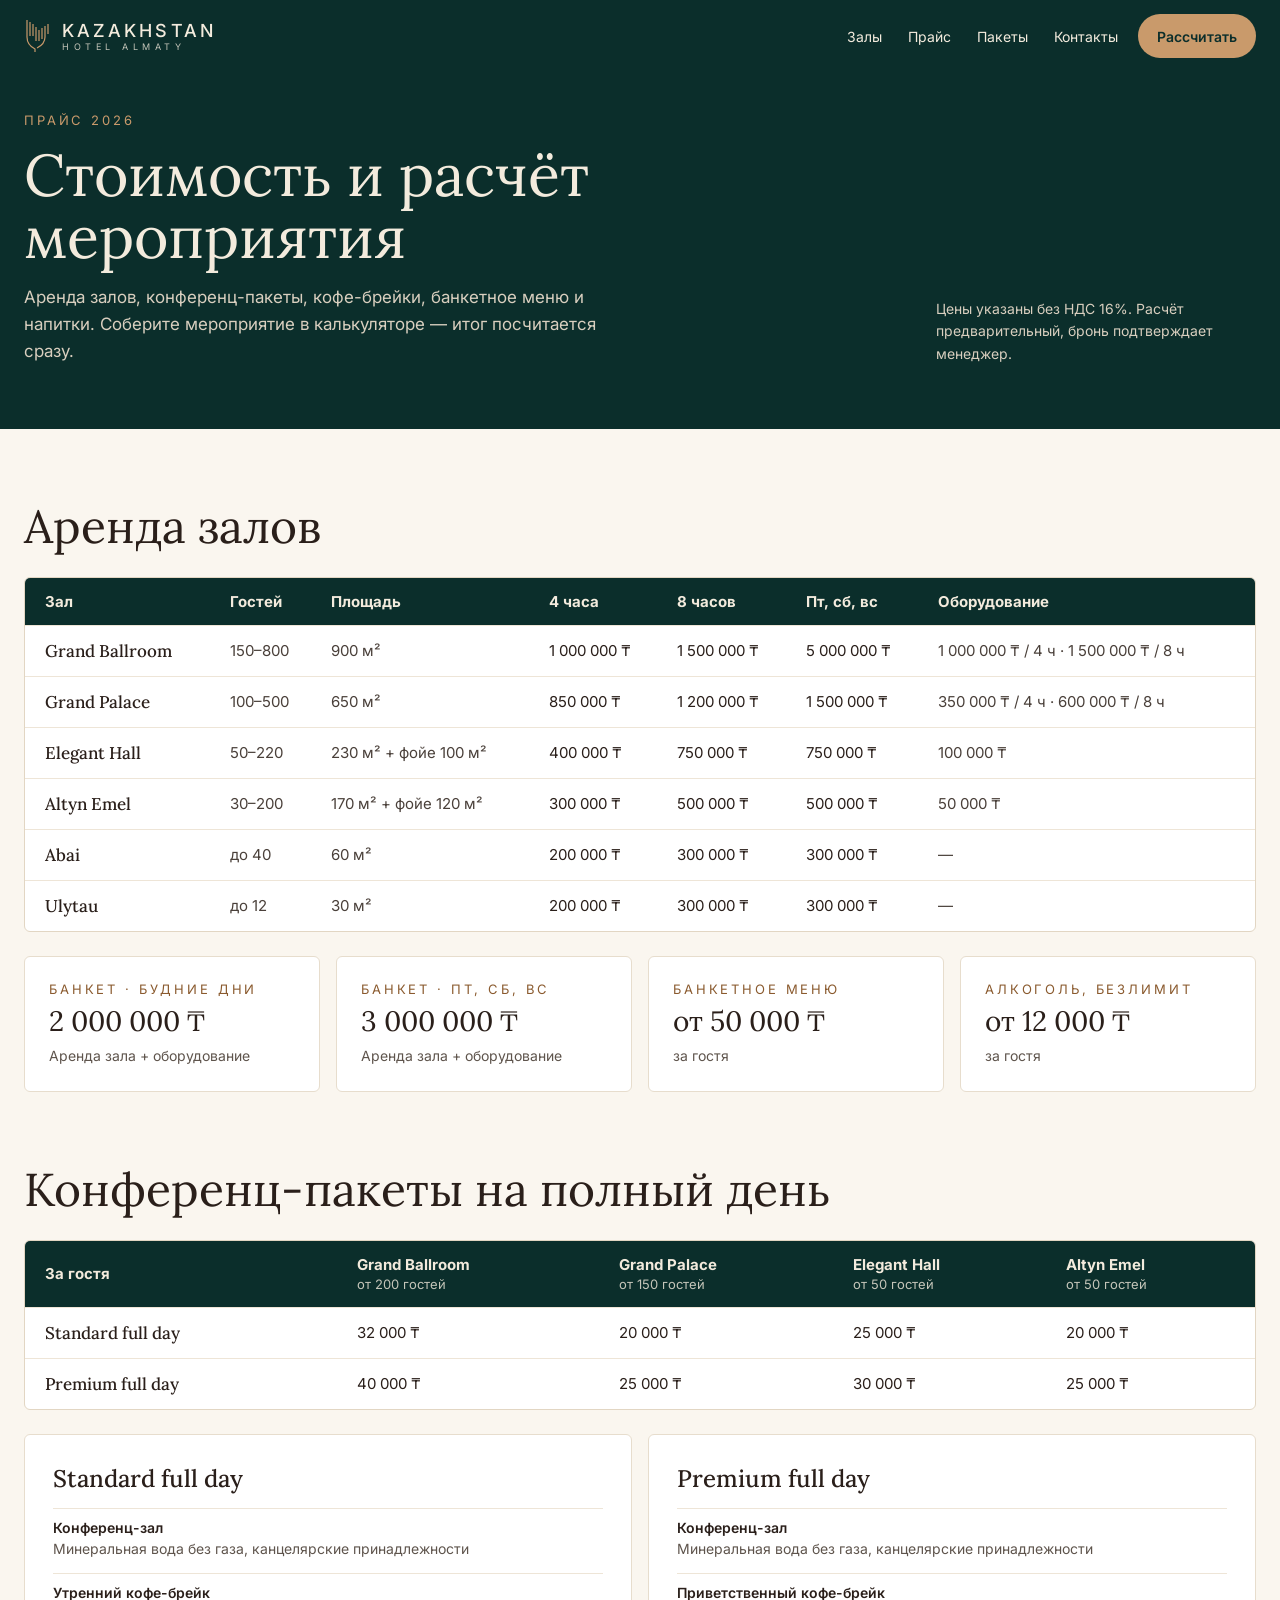
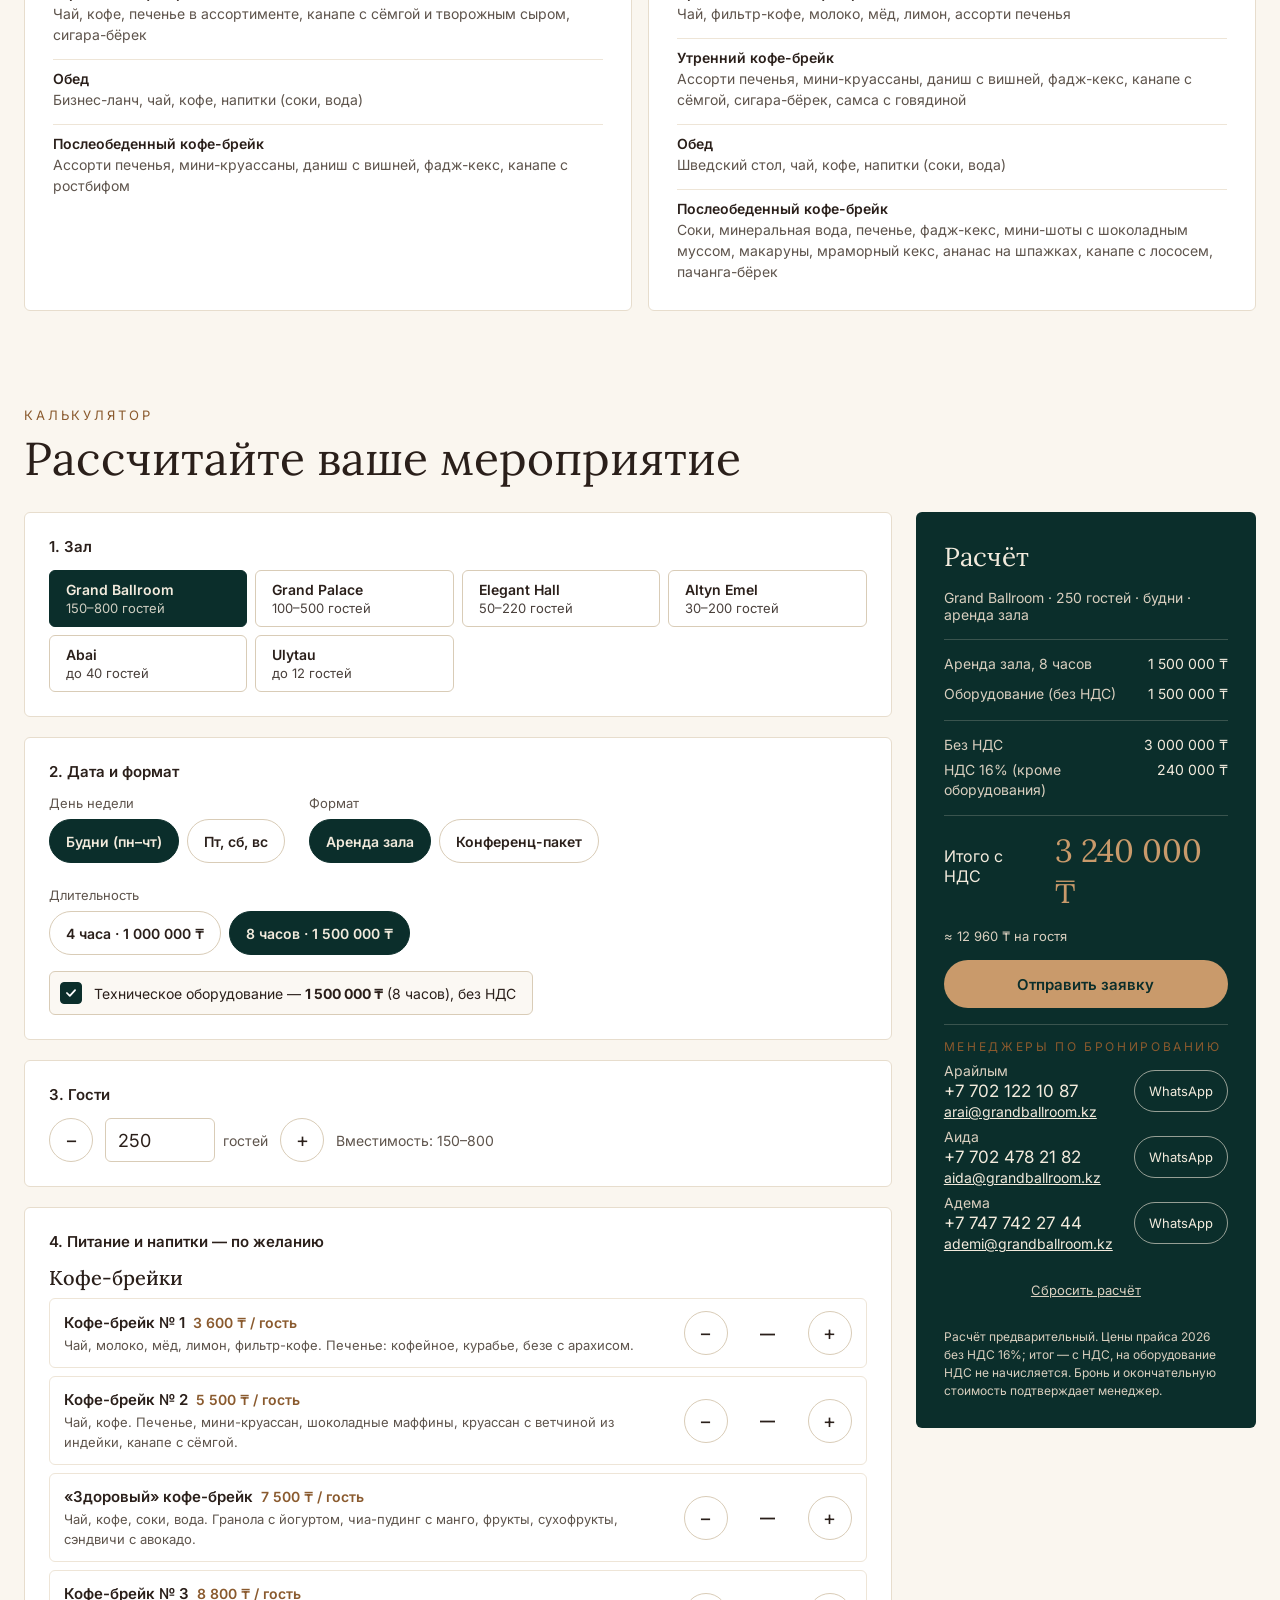
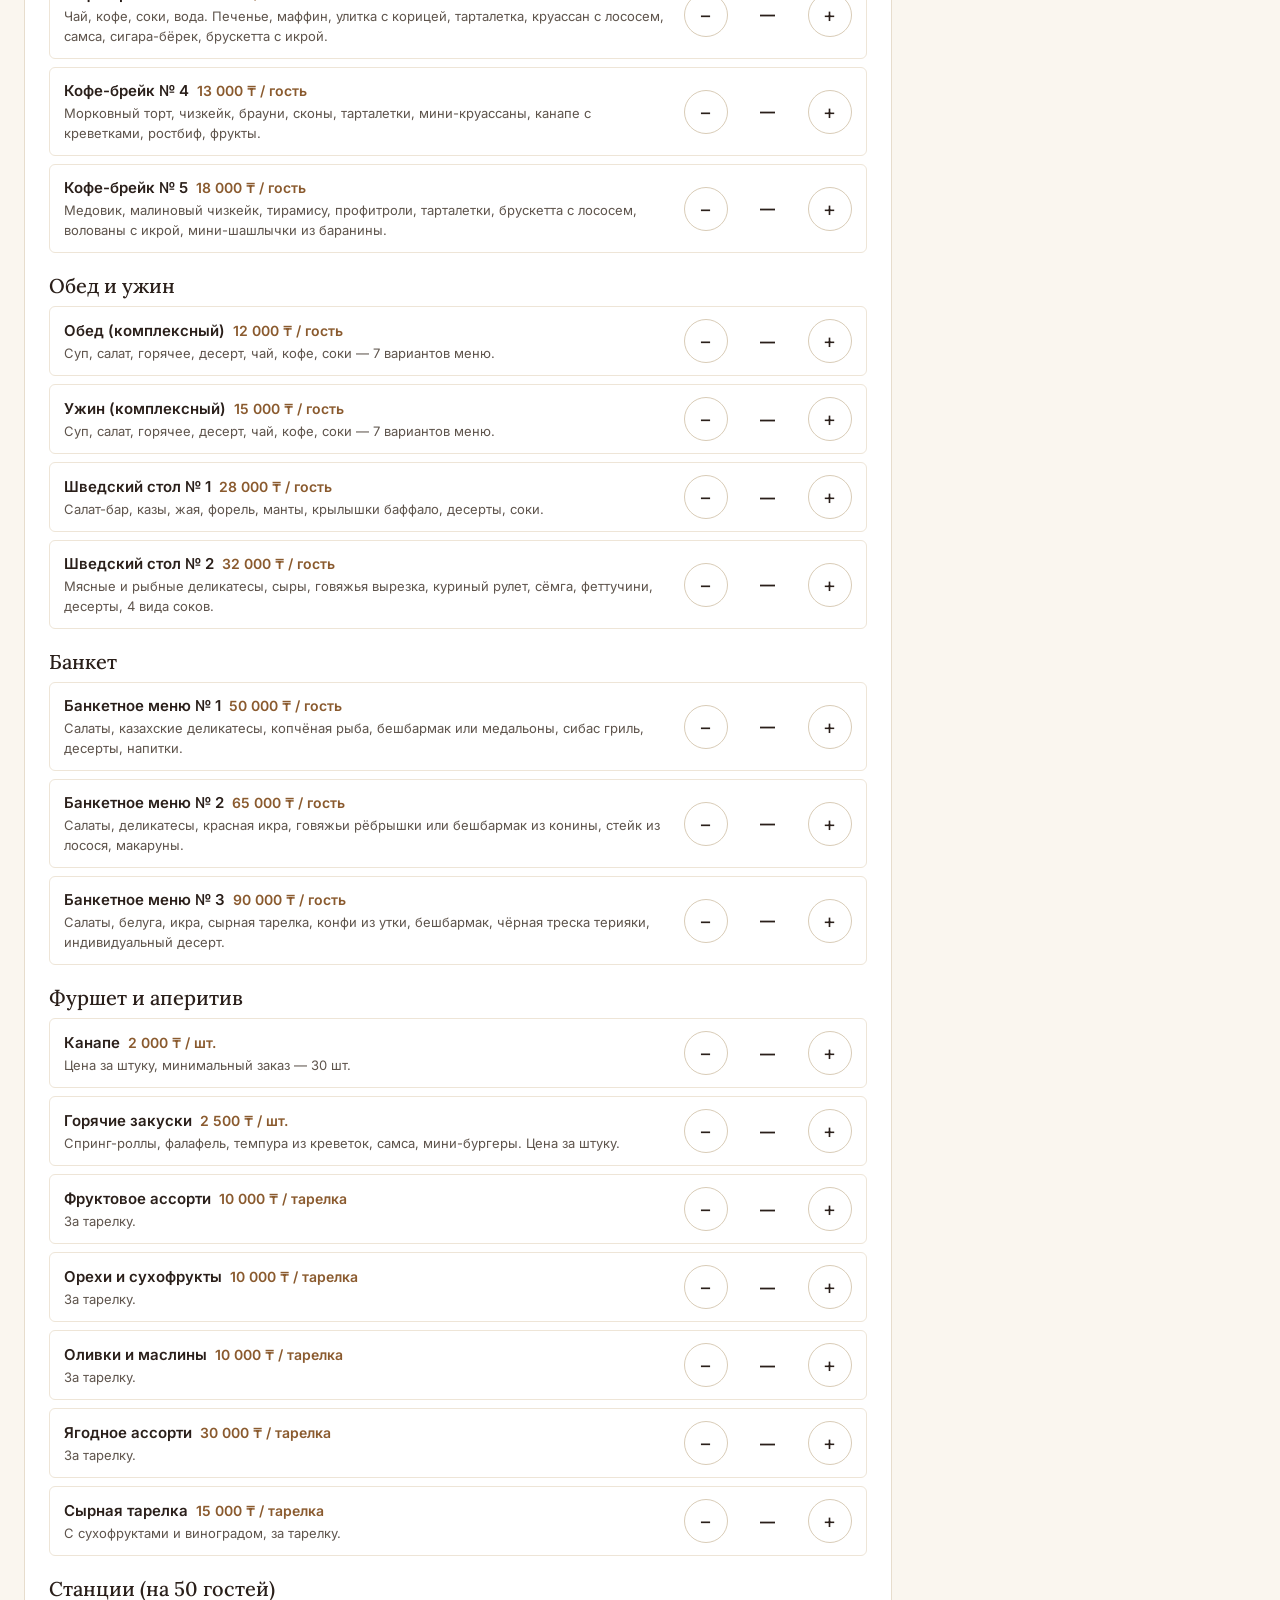
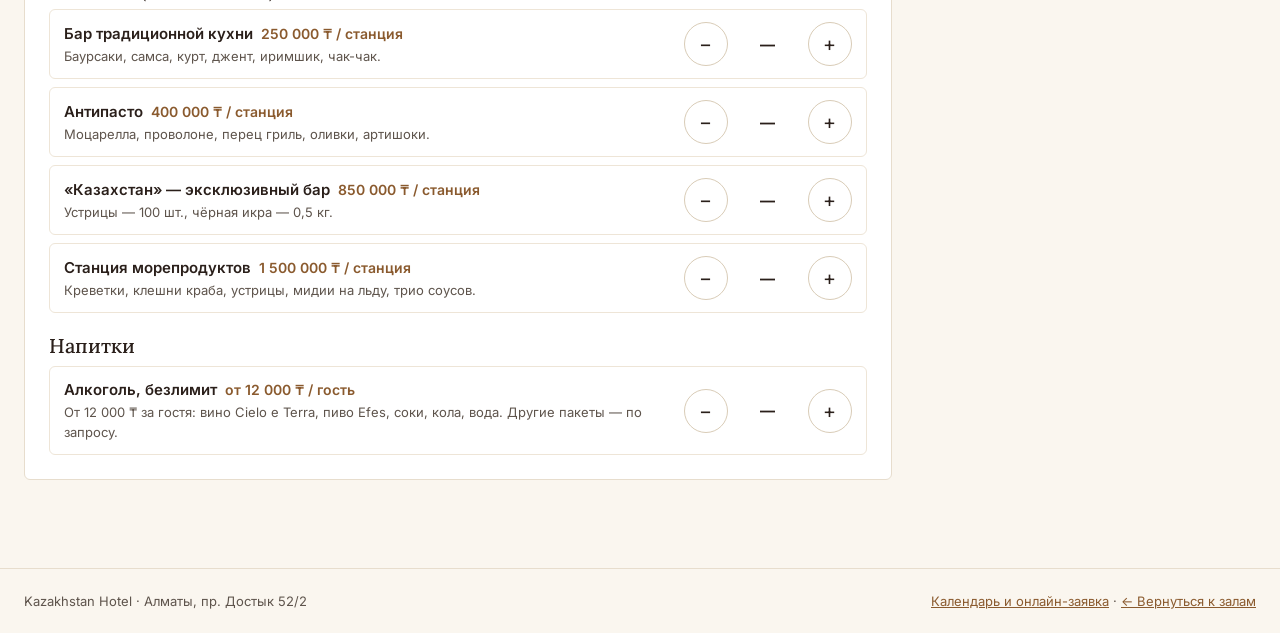
<file: prices.html>
<!doctype html>
<html lang="ru">
<head>
<meta charset="utf-8">
<meta name="viewport" content="width=device-width, initial-scale=1">
<title>Стоимость и расчёт — залы Kazakhstan Hotel</title>
<meta name="description" content="Прайс 2026 на аренду конференц-залов отеля Kazakhstan в Алматы, конференц-пакеты, кофе-брейки, банкетное меню и онлайн-калькулятор стоимости мероприятия.">
<meta name="theme-color" content="#0B2E2B">
<link rel="preconnect" href="https://fonts.googleapis.com">
<link rel="preconnect" href="https://fonts.gstatic.com" crossorigin>
<link rel="stylesheet" href="https://fonts.googleapis.com/css2?family=Lora:wght@400;500;600&family=Inter:wght@400;500;600;700&display=swap">
<link rel="stylesheet" href="assets/site.css">
</head>
<body>

<header class="site-header">
  <div class="wrap">
    <a class="brand" href="index.html">
      <svg width="26" height="34" viewBox="0 0 26 34" fill="none" stroke="#C99A6B" stroke-width="1.2" aria-hidden="true"><path d="M3 1 L3 18 Q3 26 11 30 L11 33"/><path d="M6 3 L6 17"/><path d="M9 5 L9 17"/><path d="M12 8 L12 22"/><path d="M15 11 L15 22"/><path d="M18 9 L18 20"/><path d="M21 7 L21 18 Q21 25 13 29"/><path d="M24 5 L24 15"/></svg>
      <span><b>KAZAKHSTAN</b><small>HOTEL ALMATY</small></span>
    </a>
    <nav class="nav" aria-label="Разделы">
      <a href="index.html">Залы</a>
      <a href="#prices">Прайс</a>
      <a href="#packages">Пакеты</a>
      <a href="index.html#contacts">Контакты</a>
      <a class="btn btn-gold" href="#calc">Рассчитать</a>
    </nav>
  </div>
</header>

<main>
  <section class="dark">
    <div class="wrap row" style="gap:32px;align-items:flex-end;justify-content:space-between;padding-top:40px;padding-bottom:64px">
      <div class="stack" style="gap:16px;flex:1 1 520px;min-width:0">
        <p class="eyebrow">Прайс 2026</p>
        <h1 class="serif" style="font-size:clamp(38px,4.6vw,60px);line-height:1.05">Стоимость и расчёт мероприятия</h1>
        <p class="lead" style="font-size:17px;max-width:620px">Аренда залов, конференц-пакеты, кофе-брейки, банкетное меню и напитки. Соберите мероприятие в калькуляторе — итог посчитается сразу.</p>
      </div>
      <p class="lead" style="font-size:14px;flex:0 1 320px">Цены указаны без НДС 16%. Расчёт предварительный, бронь подтверждает менеджер.</p>
    </div>
  </section>

  <section id="prices">
    <div class="wrap stack" style="gap:24px;padding-top:72px;padding-bottom:24px">
      <h2 class="h2">Аренда залов</h2>
      <div class="table-box">
        <table style="min-width:860px">
          <thead><tr><th scope="col">Зал</th><th scope="col">Гостей</th><th scope="col">Площадь</th><th scope="col">4 часа</th><th scope="col">8 часов</th><th scope="col">Пт, сб, вс</th><th scope="col">Оборудование</th></tr></thead>
          <tbody id="rentBody"></tbody>
        </table>
      </div>
      <div class="price-cards">
        <div class="card"><span class="eyebrow">Банкет · будние дни</span><b>2 000 000 ₸</b><span class="lead" style="font-size:14px">Аренда зала + оборудование</span></div>
        <div class="card"><span class="eyebrow">Банкет · пт, сб, вс</span><b>3 000 000 ₸</b><span class="lead" style="font-size:14px">Аренда зала + оборудование</span></div>
        <div class="card"><span class="eyebrow">Банкетное меню</span><b>от 50 000 ₸</b><span class="lead" style="font-size:14px">за гостя</span></div>
        <div class="card"><span class="eyebrow">Алкоголь, безлимит</span><b>от 12 000 ₸</b><span class="lead" style="font-size:14px">за гостя</span></div>
      </div>
    </div>
  </section>

  <section id="packages">
    <div class="wrap stack" style="gap:24px;padding-top:48px;padding-bottom:24px">
      <h2 class="h2">Конференц-пакеты на полный день</h2>
      <div class="table-box">
        <table style="min-width:720px">
          <thead id="pkgHead"></thead>
          <tbody id="pkgBody"></tbody>
        </table>
      </div>
      <div id="pkgCards" style="display:grid;grid-template-columns:repeat(auto-fit,minmax(320px,1fr));gap:16px"></div>
    </div>
  </section>

  <section id="calc">
    <div class="wrap stack" style="gap:28px;padding-top:72px;padding-bottom:88px">
      <div class="stack" style="gap:10px"><p class="eyebrow">Калькулятор</p><h2 class="h2">Рассчитайте ваше мероприятие</h2></div>
      <div class="calc">
        <div class="calc-main">
          <div class="card"><h3>1. Зал</h3><div class="hall-opts" id="hallOpts" role="group" aria-label="Зал"></div></div>
          <div class="card"><h3>2. Дата и формат</h3><div id="format" class="stack" style="gap:16px"></div></div>
          <div class="card">
            <h3>3. Гости</h3>
            <div class="guests">
              <button type="button" class="icon-btn" id="gDec" aria-label="Меньше гостей">−</button>
              <label style="display:flex;align-items:center;gap:8px;font-size:14px;color:var(--muted)"><input type="number" id="guests" min="1" max="1000" inputmode="numeric"> гостей</label>
              <button type="button" class="icon-btn" id="gInc" aria-label="Больше гостей">+</button>
              <span id="capText" style="font-size:14px;color:var(--muted)"></span>
            </div>
            <p class="note" id="guestWarn" hidden></p>
          </div>
          <div class="card"><h3 id="menuTitle">4. Питание и напитки — по желанию</h3><div id="menu" class="stack" style="gap:20px"></div></div>
        </div>
        <aside class="summary" id="summary" aria-label="Итог расчёта" aria-live="polite"></aside>
      </div>
    </div>
  </section>
</main>

<footer class="site-footer">
  <div class="wrap"><span>Kazakhstan Hotel · Алматы, пр. Достык 52/2</span><span><a href="booking.html">Календарь и онлайн-заявка</a> · <a href="index.html">← Вернуться к залам</a></span></div>
</footer>

<script src="assets/prices.js"></script>
</body>
</html>
</file>
<file: assets/site.css>
/* Kazakhstan Hotel — conference halls site */
:root{
  --ground:#0B2E2B; --ground-deep:#061A18; --accent:#C99A6B; --bronze:#8A5A2E;
  --cream:#FAF6EF; --paper:#FFFFFF; --sand:#F1E9DC; --line:#E7DDCD; --line2:#D9CCB7;
  --ink:#2A1F1A; --ink2:#4A403A; --muted:#5E544C; --on-dark:#F3EBDD; --on-dark2:#D9CFBF;
  --serif:Lora,Georgia,serif; --sans:Inter,system-ui,-apple-system,"Segoe UI",sans-serif;
}
*{box-sizing:border-box}
html{scroll-behavior:smooth}
body{margin:0;background:var(--cream);color:var(--ink);font-family:var(--sans);-webkit-font-smoothing:antialiased}
img{display:block;max-width:100%}
button,input{font:inherit}
a{color:var(--bronze)}a:hover{color:#5E3B1C}
h1,h2,h3,h4,p{margin:0}
.wrap{max-width:1280px;margin:0 auto;padding-left:24px;padding-right:24px}
.serif{font-family:var(--serif);font-weight:400}
.eyebrow{font-size:13px;letter-spacing:.22em;text-transform:uppercase;color:var(--bronze)}
.dark{background:var(--ground);color:var(--on-dark)}
.dark .eyebrow{color:var(--accent)}
.h2{font-family:var(--serif);font-weight:400;font-size:clamp(30px,3.6vw,48px);line-height:1.12}
.lead{font-size:16px;line-height:1.6;color:var(--muted)}
.dark .lead{color:var(--on-dark2)}
.stack{display:flex;flex-direction:column}
.row{display:flex;flex-wrap:wrap}
.btn{display:inline-flex;align-items:center;justify-content:center;gap:10px;min-height:48px;padding:0 24px;border-radius:999px;font-weight:600;font-size:15px;text-decoration:none;cursor:pointer;border:1px solid transparent;transition:background .2s,color .2s}
.btn-gold{background:var(--accent);color:var(--ground)}
.btn-gold:hover{background:#D4AE85;color:var(--ground)}
.btn-dark{background:var(--ground);color:var(--on-dark)}
.btn-dark:hover{background:#123F3B;color:var(--on-dark)}
.btn-line{border-color:currentColor;color:var(--on-dark);font-weight:500}
.btn-line-dark{border-color:var(--ground);color:var(--ground);font-weight:500}
.btn-line:hover,.btn-line-dark:hover{opacity:.85}
.card{background:var(--paper);border:1px solid var(--line);border-radius:6px}
.icon-btn{width:44px;height:44px;border-radius:50%;border:1px solid var(--line2);background:var(--paper);color:var(--ink);cursor:pointer;display:inline-flex;align-items:center;justify-content:center;font-size:20px;line-height:1}
:focus-visible{outline:2px solid var(--accent);outline-offset:2px}

/* header */
.site-header{background:var(--ground);color:var(--on-dark);position:sticky;top:0;z-index:20}
.site-header .wrap{display:flex;flex-wrap:wrap;align-items:center;justify-content:space-between;gap:12px;padding-top:14px;padding-bottom:14px}
.brand{display:flex;align-items:center;gap:12px;text-decoration:none;color:var(--on-dark)}
.brand:hover{color:var(--on-dark)}
.brand b{display:block;font-size:18px;letter-spacing:.18em;font-weight:500}
.brand small{display:block;font-size:9px;letter-spacing:.5em;opacity:.8}
.nav{display:flex;flex-wrap:wrap;gap:2px;align-items:center}
.nav a{color:var(--on-dark);text-decoration:none;font-size:14px;padding:12px}
.nav a:hover{color:var(--accent)}
.nav a.btn{padding:0 18px;min-height:44px;margin-left:6px;color:var(--ground)}

/* hero */
.hero .wrap{display:flex;flex-wrap:wrap;gap:48px;padding-top:48px;padding-bottom:72px}
.hero-text{flex:1 1 440px;min-width:0;display:flex;flex-direction:column;justify-content:center;gap:28px}
.hero h1{font-family:var(--serif);font-weight:400;font-size:clamp(40px,5.2vw,68px);line-height:1.05}
.hero-stats{display:grid;grid-template-columns:repeat(3,minmax(0,1fr));gap:16px;border-top:1px solid rgba(243,235,221,.22);padding-top:24px;max-width:560px}
.hero-stats b{display:block;font-family:var(--serif);font-weight:400;font-size:34px;color:var(--accent)}
.hero-stats span{font-size:13px;color:var(--on-dark2)}
.hero-photo{flex:1 1 480px;min-width:0;position:relative;border-radius:4px;overflow:hidden;min-height:520px}
.hero-photo img{position:absolute;inset:0;width:100%;height:100%;object-fit:cover}
.hero-badge{position:absolute;left:20px;bottom:20px;background:var(--cream);color:var(--ink);padding:14px 18px;border-radius:4px}
.hero-badge b{display:block;font-family:var(--serif);font-weight:400;font-size:20px}
.hero-badge span{font-size:13px;color:var(--muted)}

/* slideshows */
.show{padding-top:72px}
.show-head{display:flex;flex-wrap:wrap;align-items:flex-end;justify-content:space-between;gap:16px;margin-bottom:28px}
.show-head .side{display:flex;flex-direction:column;align-items:flex-start;gap:14px;max-width:420px}
.stage{position:relative;height:clamp(360px,52vw,680px);border-radius:6px;overflow:hidden;background:var(--ground)}
.stage img{position:absolute;inset:0;width:100%;height:100%;object-fit:cover;opacity:0;transform:scale(1);transition:opacity 1.4s ease,transform 7s ease-out}
.stage img.on{opacity:1;transform:scale(1.06)}
.stage-bar{position:absolute;left:0;right:0;bottom:0;padding:18px 24px;display:flex;flex-wrap:wrap;align-items:center;justify-content:space-between;gap:12px;background:rgba(11,46,43,.74);color:var(--on-dark)}
.stage-bar .cap{font-family:var(--serif);font-size:22px}
.stage-bar .cnt{font-size:13px;color:var(--on-dark2)}
.ctrl{display:flex;flex-wrap:wrap;align-items:center;gap:8px}
.ctrl .icon-btn{background:transparent;border-color:rgba(243,235,221,.6);color:var(--on-dark)}
.music-btn{display:inline-flex;align-items:center;gap:8px;height:44px;padding:0 18px;border-radius:999px;border:none;background:var(--accent);color:var(--ground);font-weight:600;font-size:14px;cursor:pointer;margin-left:4px}
.dots{display:flex;justify-content:center;gap:4px;margin-top:10px}
.dots button{width:44px;height:44px;border:none;background:transparent;cursor:pointer;display:flex;align-items:center;justify-content:center;padding:0}
.dots span{display:block;width:10px;height:4px;border-radius:2px;background:#CDBFA8;transition:width .4s}
.dots button[aria-current="true"] span{width:32px;background:var(--bronze)}

/* halls */
.halls-grid{display:grid;grid-template-columns:repeat(auto-fill,minmax(260px,1fr));gap:16px}
.hall-card{text-align:left;cursor:pointer;padding:0;border-radius:4px;overflow:hidden;background:var(--paper);color:var(--ink);border:2px solid var(--line);display:flex;flex-direction:column}
.hall-card img{width:100%;height:180px;object-fit:cover}
.hall-card span{padding:16px 18px 18px;display:flex;flex-direction:column;gap:6px}
.hall-card b{font-family:var(--serif);font-weight:400;font-size:22px}
.hall-card small{font-size:14px;opacity:.85}
.hall-card[aria-pressed="true"]{background:var(--ground);color:var(--on-dark);border-color:var(--accent)}
.detail{overflow:hidden}
.detail-top{display:flex;flex-wrap:wrap}
.detail-media{flex:1 1 560px;min-width:0;display:flex;flex-direction:column}
.detail-media .main{height:480px;background:var(--ground)}
.detail-media .main img{width:100%;height:100%;object-fit:cover}
.thumbs{display:flex;flex-wrap:wrap;gap:8px;padding:12px;background:#F3ECE0}
.thumbs button{padding:0;width:96px;height:64px;border-radius:3px;overflow:hidden;cursor:pointer;border:2px solid transparent;background:none}
.thumbs button[aria-current="true"]{border-color:var(--accent)}
.thumbs img{width:100%;height:100%;object-fit:cover}
.detail-info{flex:1 1 420px;min-width:0;padding:40px;display:flex;flex-direction:column;gap:22px}
.detail-info h3{font-family:var(--serif);font-weight:400;font-size:44px;line-height:1.1}
.stats3{display:grid;grid-template-columns:repeat(3,minmax(0,1fr));border-top:1px solid var(--line);border-bottom:1px solid var(--line)}
.stats3 div{padding:18px 12px 18px 0}
.stats3 b{display:block;font-family:var(--serif);font-weight:400;font-size:30px;color:var(--ground)}
.stats3 span{font-size:12px;color:var(--muted)}
.tech{list-style:none;margin:0;padding:0;display:grid;grid-template-columns:repeat(auto-fill,minmax(170px,1fr));gap:10px}
.tech li{display:flex;align-items:center;gap:10px;font-size:14px}
.tech i{flex:0 0 36px;width:36px;height:36px;border-radius:8px;background:#F3E6D4;color:var(--bronze);display:flex;align-items:center;justify-content:center}
.detail-bottom{display:flex;flex-wrap:wrap;border-top:1px solid var(--line);background:#FBF8F3}
.detail-bottom>div{flex:1 1 520px;min-width:0;padding:36px 40px;display:flex;flex-direction:column;gap:16px}
.detail-bottom>div:first-child{border-right:1px solid var(--line)}
.plan-box{background:#FAF7F1;border:1px solid #ECE3D5;border-radius:4px;padding:16px;display:flex;align-items:center;justify-content:center;min-height:320px}
.plan-box img{max-height:440px;object-fit:contain}
.plan-empty{border:1px dashed #CDBFA8;border-radius:4px;min-height:320px;display:flex;align-items:center;justify-content:center;color:var(--muted);text-align:center;padding:24px}
.chips{display:flex;flex-wrap:wrap;gap:8px}
.chip{cursor:pointer;display:flex;flex-direction:column;align-items:flex-start;gap:2px;padding:10px 16px;min-height:44px;border-radius:6px;border:1px solid var(--line2);background:var(--paper);color:var(--ink)}
.chip b{font-size:14px}.chip small{font-size:13px;opacity:.85}
.chip[aria-pressed="true"]{background:var(--ground);color:var(--on-dark);border-color:var(--ground)}

/* tables */
.table-box{overflow-x:auto;background:var(--paper);border:1px solid #E2D6C3;border-radius:6px}
.table-box table{width:100%;border-collapse:collapse;font-size:15px}
.table-box thead tr{background:var(--ground);color:var(--on-dark);text-align:left}
.table-box th,.table-box td{padding:14px 12px}
.table-box th:first-child{padding-left:20px}
.table-box tbody tr{border-top:1px solid #EEE5D7}
.table-box tbody th{text-align:left;font-family:var(--serif);font-weight:500;font-size:17px}

/* tour + contacts */
.tour .wrap{display:flex;flex-wrap:wrap;gap:40px;align-items:center;padding-top:80px;padding-bottom:80px}
.tour-pic{flex:1 1 560px;min-width:0;position:relative;display:block;border-radius:6px;overflow:hidden;height:400px}
.tour-pic img{width:100%;height:100%;object-fit:cover;filter:brightness(.62);transition:transform .8s}
.tour-pic:hover img{transform:scale(1.04)}
.tour-pic span{position:absolute;inset:0;display:flex;flex-direction:column;align-items:center;justify-content:center;gap:14px;color:#fff;font-weight:600}
.tour-pic i{width:88px;height:88px;border-radius:50%;border:1.5px solid #fff;display:flex;align-items:center;justify-content:center;background:rgba(11,46,43,.55)}
.contacts-grid{display:grid;grid-template-columns:repeat(auto-fit,minmax(260px,1fr));gap:16px}
.contacts-grid .card{padding:24px;display:flex;flex-direction:column;gap:8px}
.contacts-grid a{font-size:18px;text-decoration:none;color:var(--ink);padding:4px 0}
.contacts-grid a:hover{color:var(--bronze)}
.site-footer{border-top:1px solid var(--line)}
.site-footer .wrap{padding-top:24px;padding-bottom:24px;font-size:13px;color:var(--muted);display:flex;flex-wrap:wrap;justify-content:space-between;gap:12px}

/* intro */
.intro{position:fixed;inset:0;z-index:100;background:var(--ground-deep);overflow:hidden;transition:opacity .9s ease}
.intro.closing{opacity:0;pointer-events:none}
.intro img{position:absolute;inset:0;width:100%;height:100%;object-fit:cover;opacity:0;transform:scale(1);filter:brightness(.5) saturate(.9);transition:opacity 1.8s ease,transform 9s linear}
.intro img.on{opacity:1;transform:scale(1.12)}
.intro .vignette{position:absolute;inset:0;background:radial-gradient(ellipse at center,rgba(6,26,24,.15) 0%,rgba(6,26,24,.88) 78%)}
.intro .skip{position:absolute;top:20px;right:20px;z-index:2;min-height:44px;padding:0 18px;border-radius:999px;border:1px solid rgba(243,235,221,.5);background:rgba(6,26,24,.4);color:var(--on-dark);cursor:pointer}
.intro .center{position:absolute;inset:0;display:flex;flex-direction:column;align-items:center;justify-content:center;gap:22px;padding:24px;text-align:center;color:var(--on-dark)}
.intro .word{font-family:var(--serif);font-size:clamp(36px,6vw,72px);letter-spacing:.24em;padding-left:.24em;animation:kzTrack 2.2s ease .6s both}
.intro .sub{font-size:12px;letter-spacing:.6em;padding-left:.6em;color:var(--accent);animation:kzFade 1.4s ease 1.6s both}
.intro .gline{display:block;height:1px;background:var(--accent);margin-top:6px;animation:kzLine 1.6s ease 1.4s both}
.intro .logo path{stroke-dasharray:1;stroke-dashoffset:1;animation:kzDraw 2.4s ease forwards}
.intro .logo path:nth-child(2n){animation-delay:.25s}
.intro .logo path:nth-child(3n){animation-delay:.5s}
.intro .late{opacity:0;transform:translateY(10px);transition:opacity 1.4s ease,transform 1.4s ease}
.intro .late.on{opacity:1;transform:none}
.intro .tag{font-family:var(--serif);font-size:clamp(20px,2.4vw,30px);line-height:1.35;max-width:640px}
.intro .halls{font-size:13px;letter-spacing:.22em;text-transform:uppercase;color:var(--on-dark2)}
.intro .cap{position:absolute;left:24px;bottom:22px;font-size:12px;letter-spacing:.2em;text-transform:uppercase;color:var(--on-dark2)}
.intro .prog{position:absolute;left:0;bottom:0;height:2px;width:0;background:var(--accent);transition:width 2s linear}
@keyframes kzDraw{to{stroke-dashoffset:0}}
@keyframes kzTrack{from{letter-spacing:.9em;opacity:0}to{letter-spacing:.24em;opacity:1}}
@keyframes kzFade{from{opacity:0;transform:translateY(8px)}to{opacity:1;transform:none}}
@keyframes kzLine{from{width:0}to{width:120px}}
@media (prefers-reduced-motion:reduce){
  html{scroll-behavior:auto}
  .intro .logo path,.intro .word,.intro .sub,.intro .gline{animation:none;stroke-dashoffset:0}
  .intro .gline{width:120px}
  .stage img,.intro img{transition:opacity .3s}
  .stage img.on,.intro img.on{transform:none}
}

/* calculator */
.calc{display:flex;flex-wrap:wrap;gap:24px;align-items:flex-start}
.calc-main{flex:999 1 640px;min-width:0;display:flex;flex-direction:column;gap:20px}
.calc-main .card{padding:24px;display:flex;flex-direction:column;gap:14px}
.calc-main h3{font-size:15px;font-weight:600}
.opts{display:flex;flex-wrap:wrap;gap:8px}
.opt{cursor:pointer;padding:10px 16px;min-height:44px;border-radius:999px;border:1px solid var(--line2);background:var(--paper);color:var(--ink);font-size:14px;font-weight:600}
.opt[aria-pressed="true"]{background:var(--ground);color:var(--on-dark);border-color:var(--ground)}
.hall-opts{display:grid;grid-template-columns:repeat(auto-fill,minmax(170px,1fr));gap:8px}
.hall-opts .opt{border-radius:6px;text-align:left;display:flex;flex-direction:column;gap:2px}
.hall-opts .opt small{font-weight:400;font-size:13px;opacity:.85}
.field-label{font-size:13px;color:var(--muted)}
.note{font-size:14px;color:#7A4A1E;background:#F7EBDC;border-radius:6px;padding:10px 14px}
.check{cursor:pointer;align-self:flex-start;display:flex;align-items:center;gap:12px;padding:10px 16px 10px 10px;min-height:44px;border-radius:6px;border:1px solid var(--line2);background:#FBF8F3;color:var(--ink);font-size:14px}
.check i{width:22px;height:22px;border-radius:4px;border:1.5px solid var(--ground);display:flex;align-items:center;justify-content:center;color:#fff}
.check[aria-pressed="true"] i{background:var(--ground)}
.guests{display:flex;flex-wrap:wrap;align-items:center;gap:12px}
.guests input{width:110px;height:44px;padding:0 12px;border:1px solid var(--line2);border-radius:6px;font-size:18px;color:var(--ink);background:var(--paper)}
.menu-group{display:flex;flex-direction:column;gap:8px}
.menu-group h4{font-family:var(--serif);font-weight:500;font-size:20px}
.item{display:flex;flex-wrap:wrap;align-items:center;gap:12px;padding:12px 14px;border-radius:6px;border:1px solid #EEE5D7;background:var(--paper)}
.item.on{border-color:var(--accent);background:#F6EFE3}
.item .txt{flex:1 1 320px;min-width:0;display:flex;flex-direction:column;gap:4px}
.item .nm{font-size:15px;font-weight:600}
.item .pr{font-size:14px;color:var(--bronze);font-weight:600;margin-left:8px}
.item .ds{font-size:13px;line-height:1.5;color:var(--muted)}
.item .wr{font-size:13px;color:#7A4A1E}
.item .qty{display:flex;align-items:center;gap:8px}
.item .qty b{min-width:64px;text-align:center;font-size:15px}
.summary{flex:1 1 340px;min-width:0;position:sticky;top:96px;background:var(--ground);color:var(--on-dark);border-radius:6px;padding:28px;display:flex;flex-direction:column;gap:16px}
.summary h3{font-family:var(--serif);font-weight:400;font-size:26px}
.summary .muted{font-size:14px;color:var(--on-dark2)}
.summary .lines{display:flex;flex-direction:column;gap:10px;border-top:1px solid rgba(243,235,221,.2);padding-top:14px}
.summary .ln{display:flex;justify-content:space-between;gap:12px;font-size:14px;line-height:1.4}
.summary .ln span:first-child{color:var(--on-dark2)}
.summary .ln span:last-child{white-space:nowrap}
.summary .tot{display:flex;justify-content:space-between;align-items:baseline;gap:12px;border-top:1px solid rgba(243,235,221,.2);padding-top:14px}
.summary .tot b{font-family:var(--serif);font-weight:400;font-size:32px;color:var(--accent)}
.summary .mgr{display:flex;align-items:center;justify-content:space-between;gap:8px;flex-wrap:wrap}
.summary .mgr a{color:var(--on-dark)}
.summary .wa{border:1px solid rgba(243,235,221,.6);text-decoration:none;font-size:13px;padding:12px 14px;border-radius:999px}
.summary .reset{cursor:pointer;background:none;border:none;color:var(--on-dark2);text-decoration:underline;font-size:13px;min-height:44px}
.price-cards{display:grid;grid-template-columns:repeat(auto-fit,minmax(240px,1fr));gap:16px}
.price-cards .card{padding:24px;display:flex;flex-direction:column;gap:6px}
.price-cards b{font-family:var(--serif);font-weight:400;font-size:28px}
@media (max-width:720px){
  .detail-info{padding:24px}.detail-bottom>div{padding:24px}
  .detail-bottom>div:first-child{border-right:none}
  .detail-media .main{height:300px}
  .hero-photo{min-height:340px}
  .summary{position:static}
  .site-header{position:static}
}
.late:not(.on){pointer-events:none}
</file>
